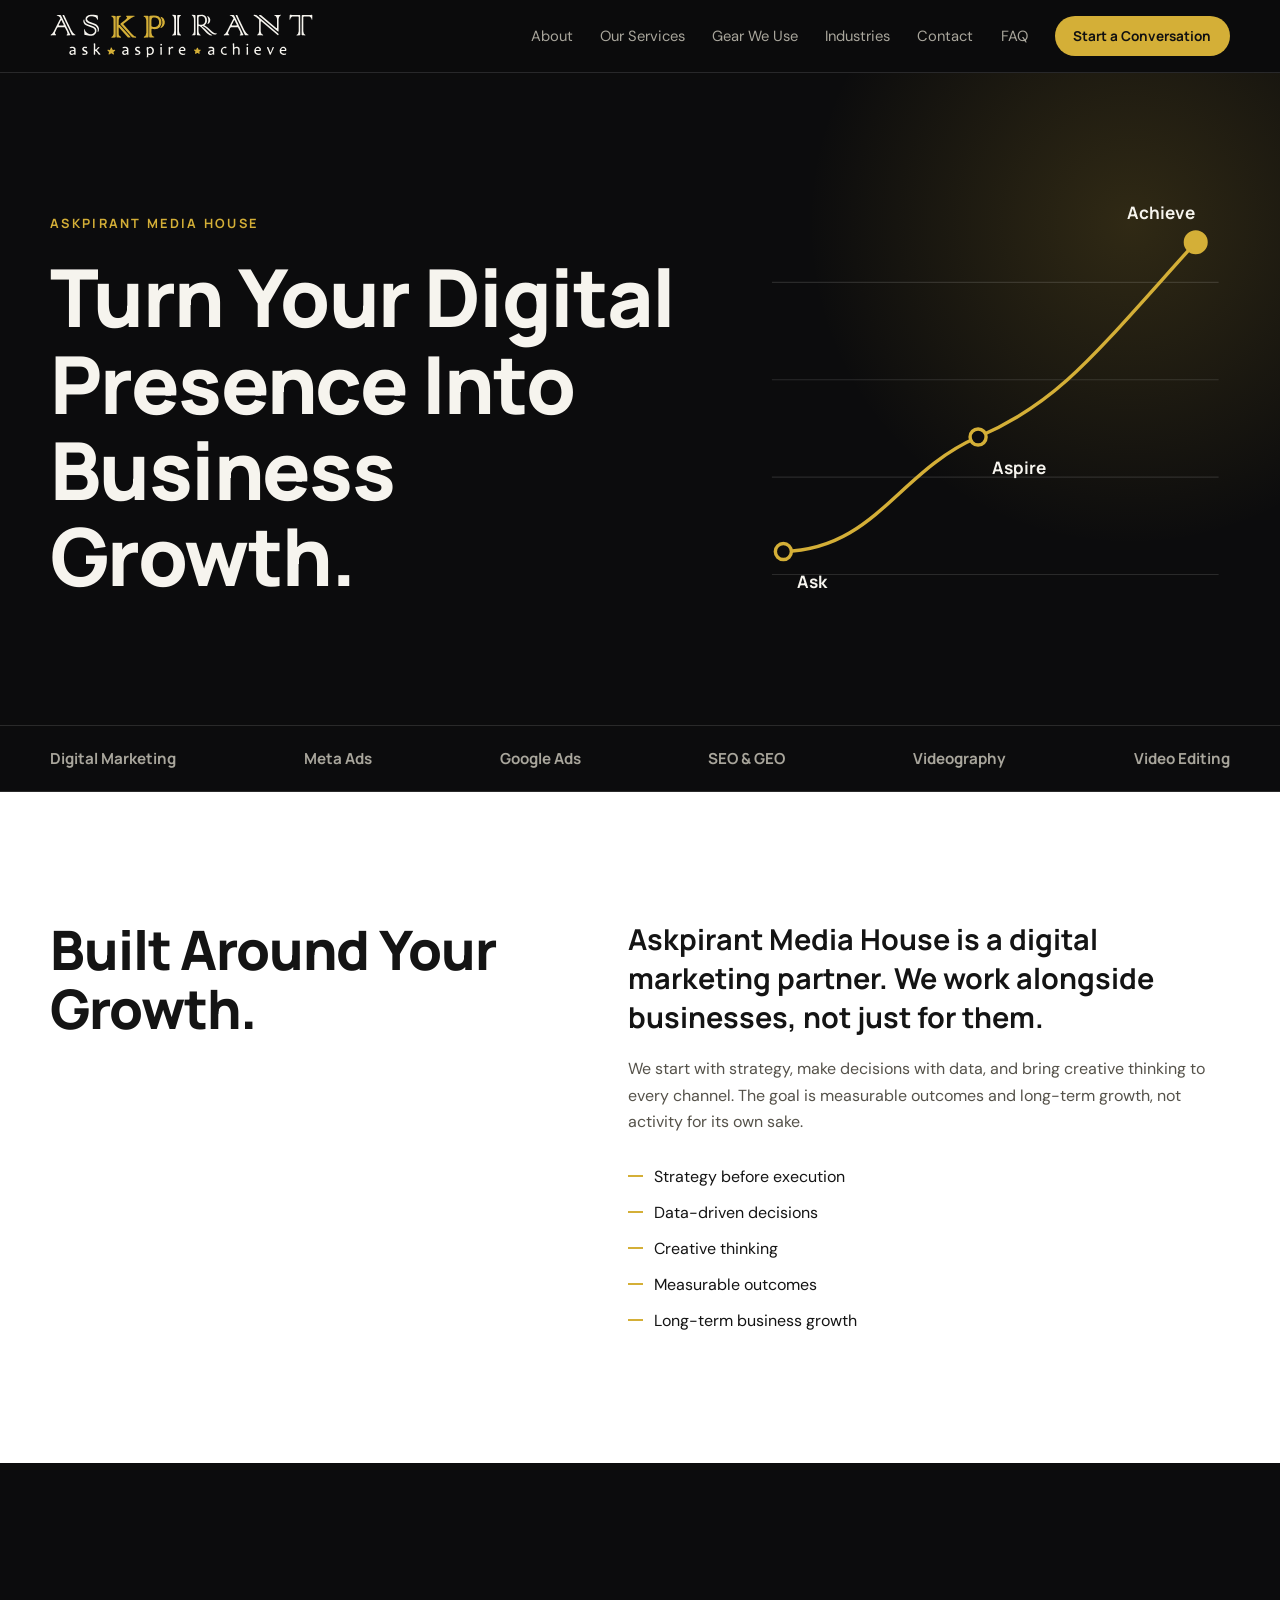
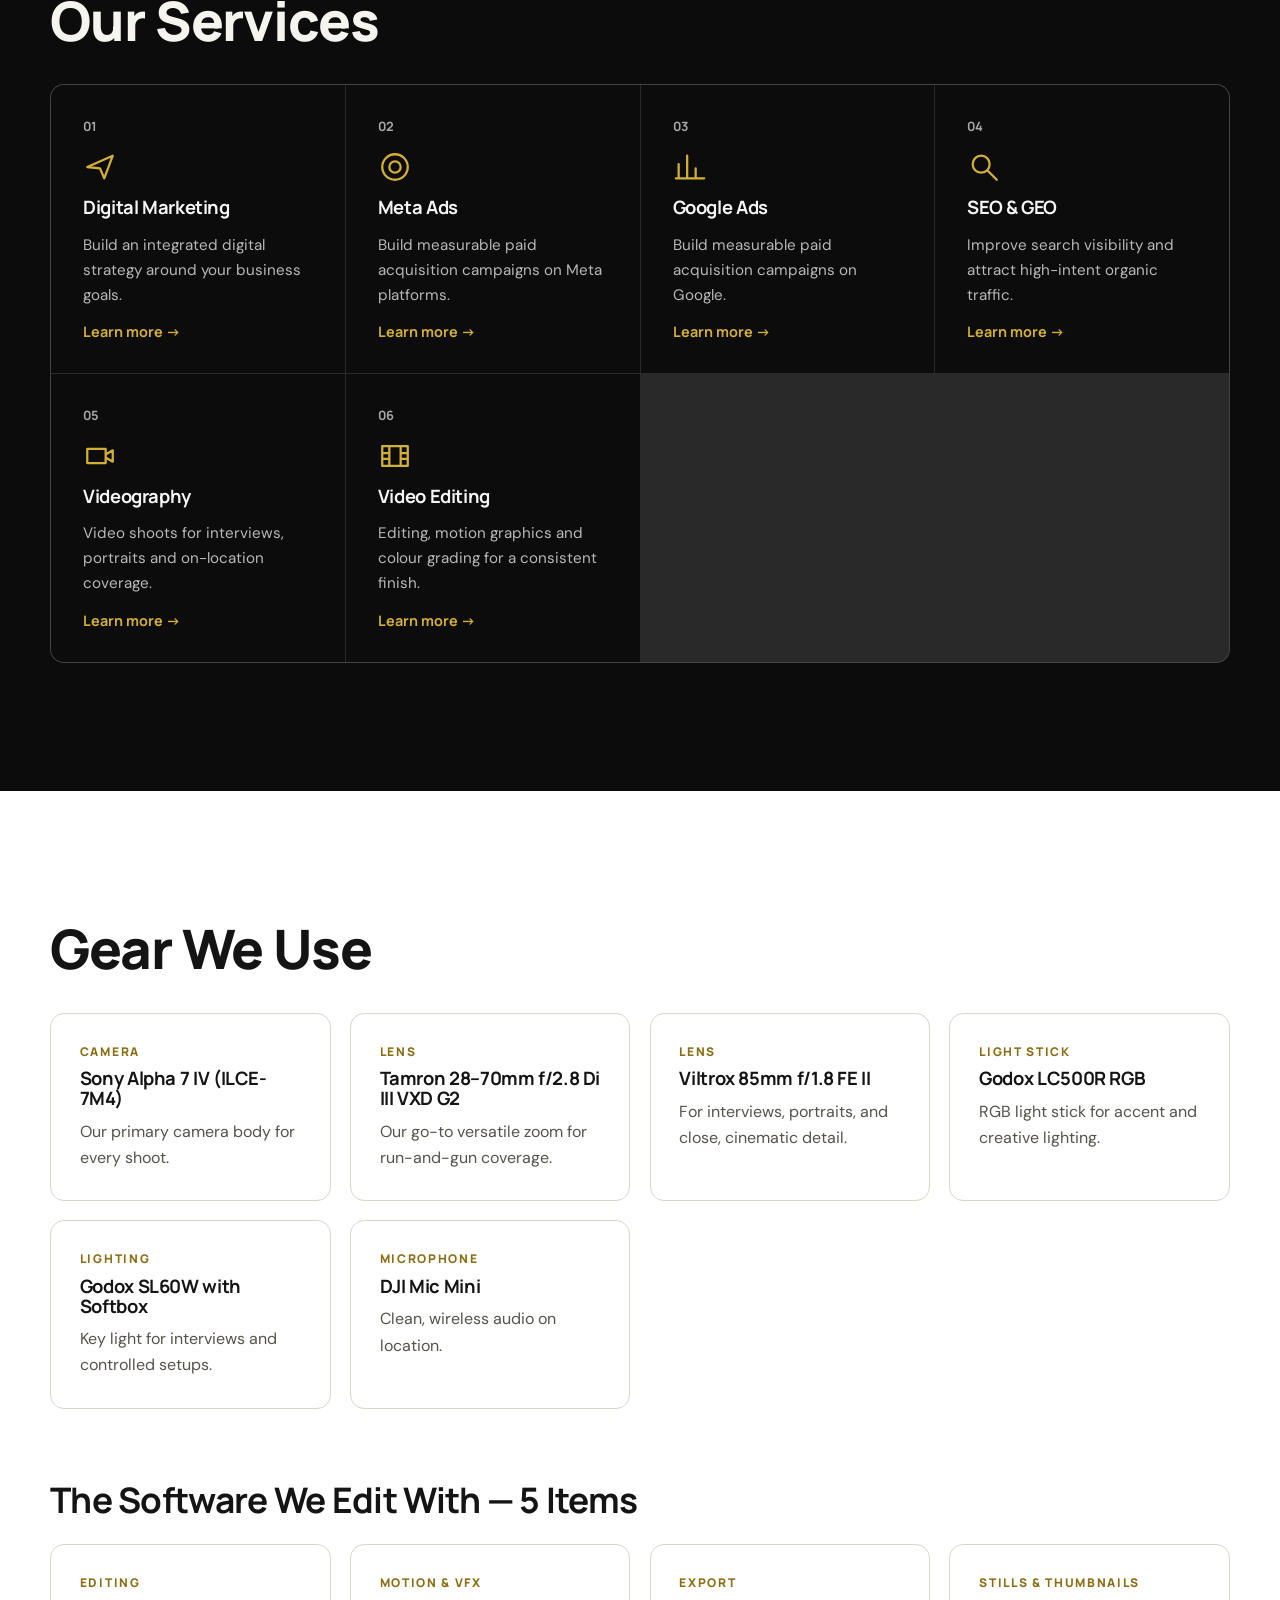
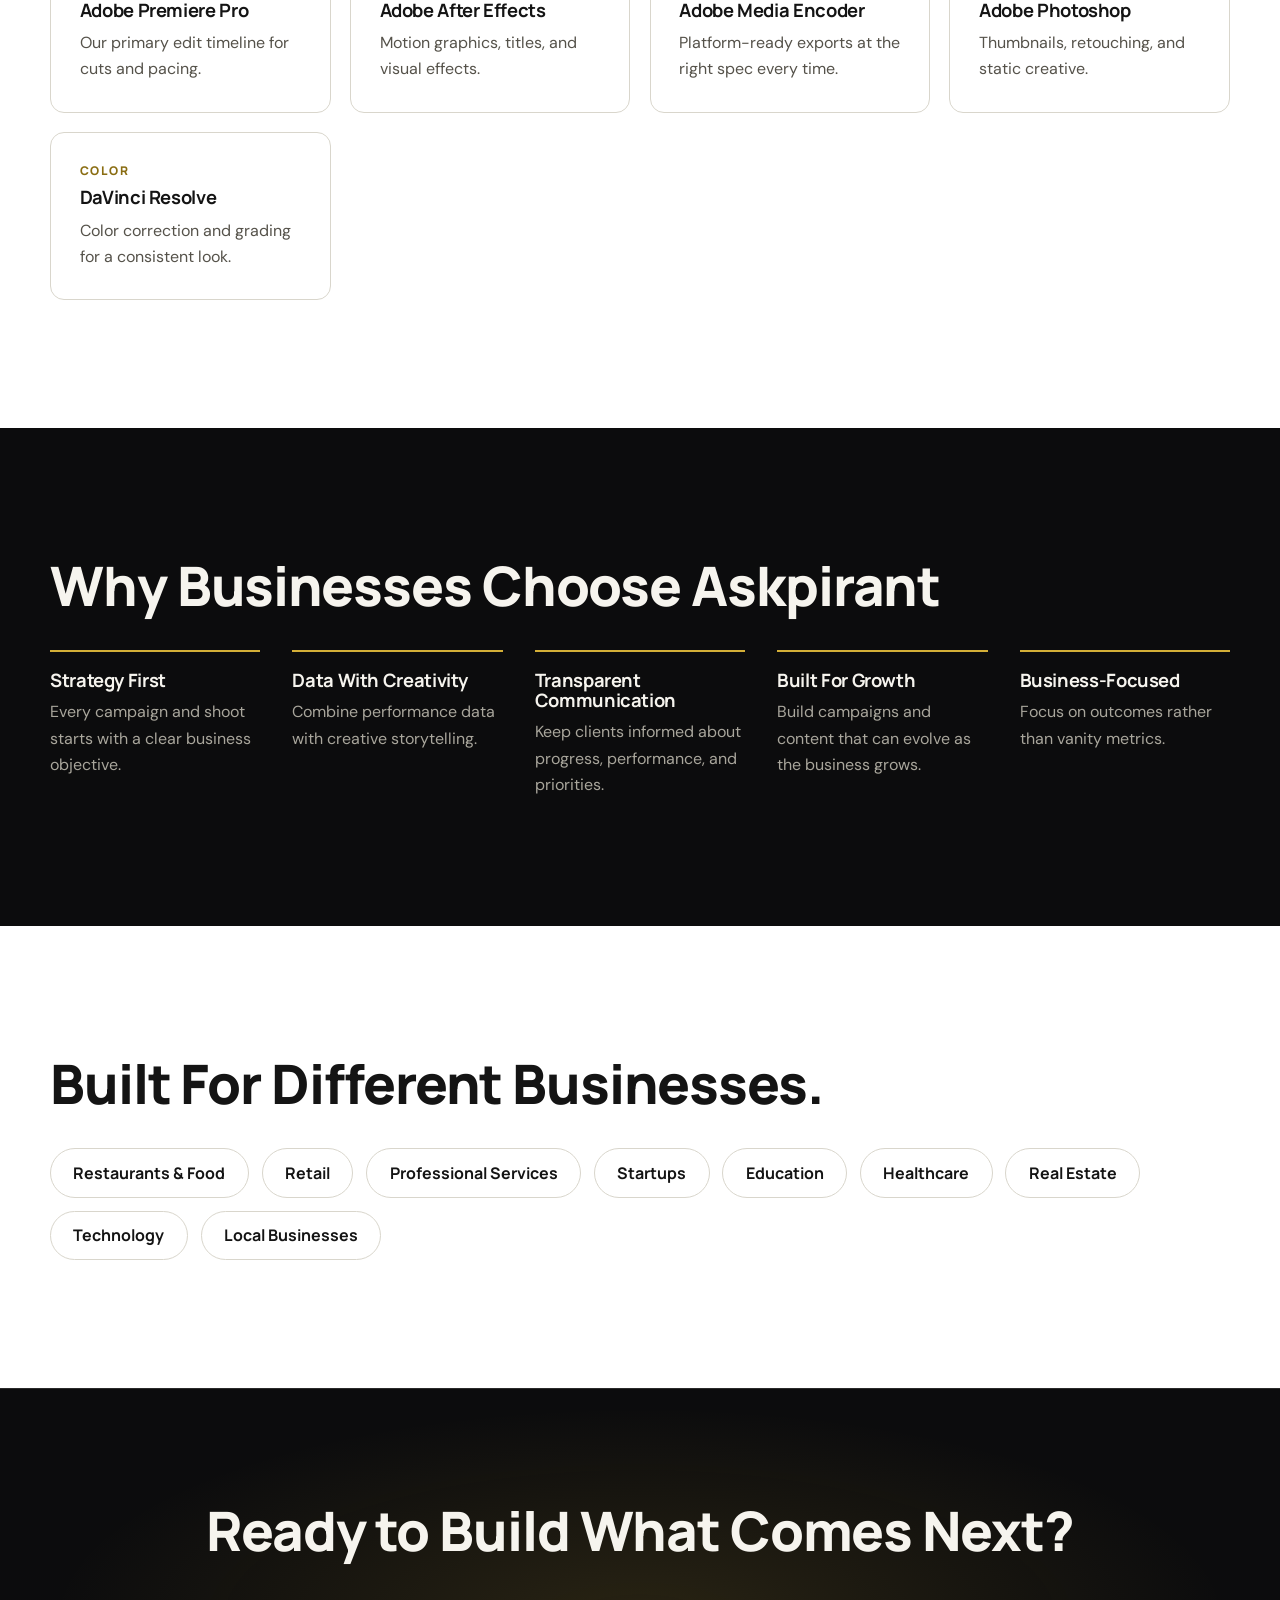
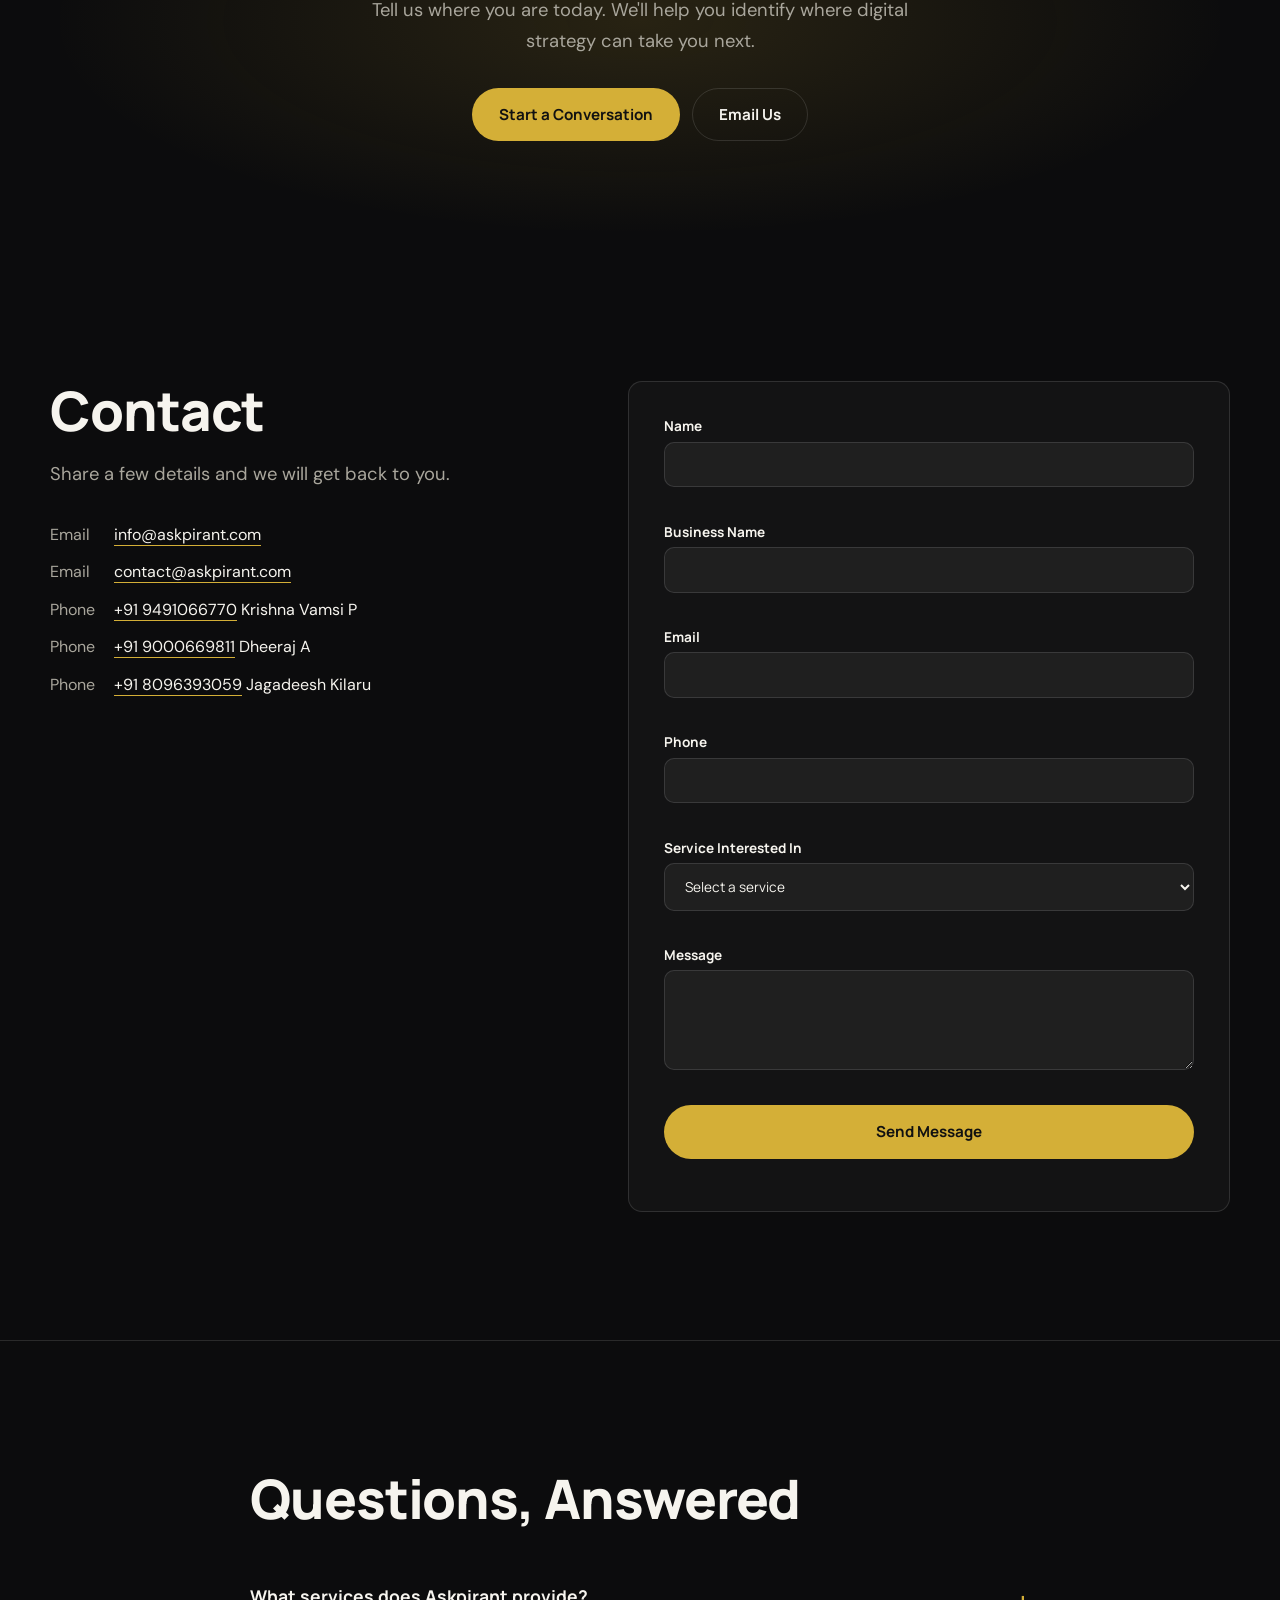
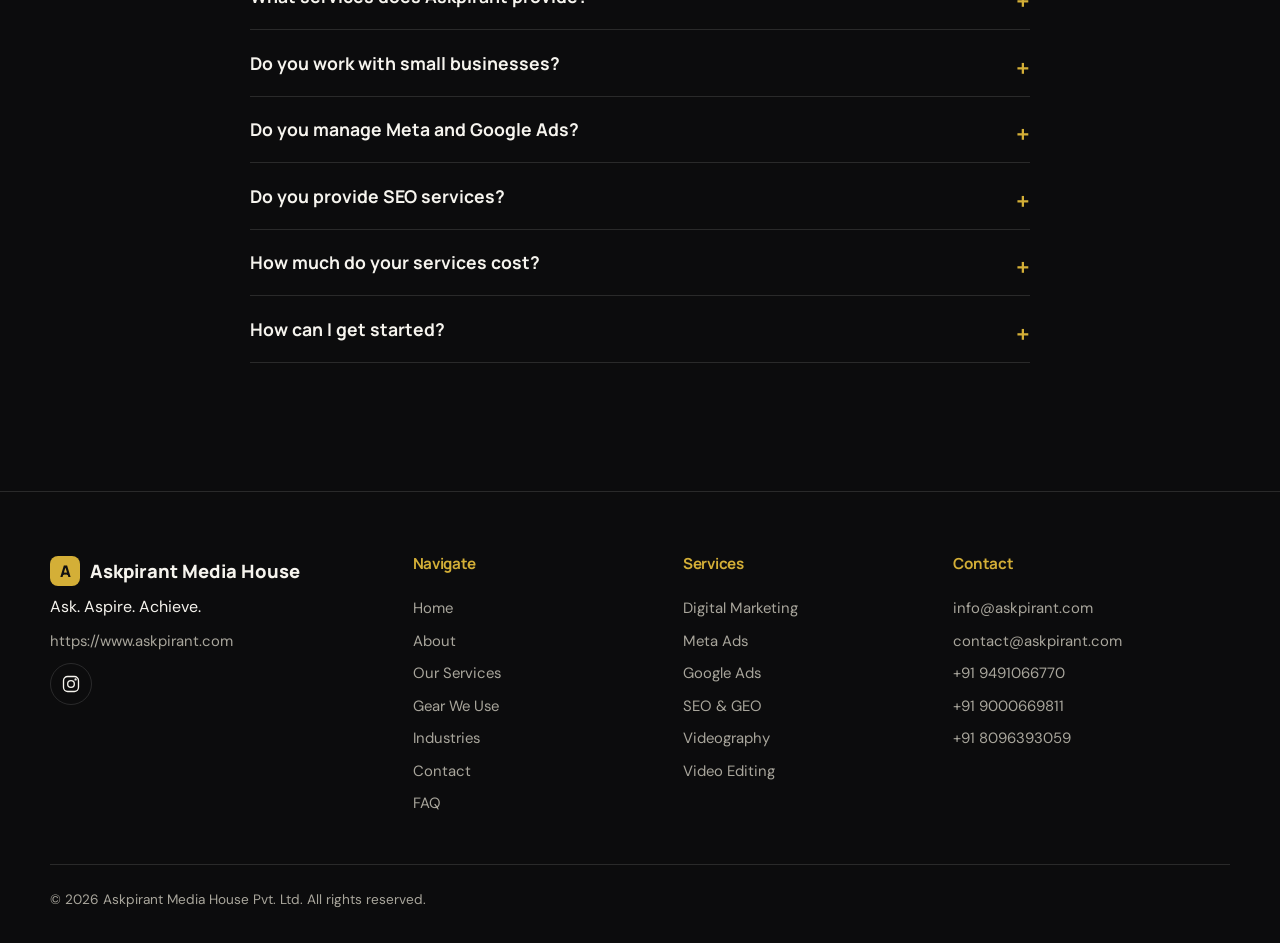
<file: index.html>
<!DOCTYPE html>
<html lang="en">
<head>
<meta charset="utf-8">
<meta name="viewport" content="width=device-width,initial-scale=1">
<title>Askpirant Media House Pvt. Ltd. | Digital Marketing, SEO &amp; Video</title>
<meta name="description" content="Askpirant Media House offers digital marketing, Meta Ads, Google Ads, SEO &amp; GEO, videography, and video editing.">
<link rel="canonical" href="https://www.askpirant.com/">
<meta name="theme-color" content="#0c0c0d">
<link rel="icon" href="/favicon.svg" type="image/svg+xml">
<meta property="og:type" content="website">
<meta property="og:site_name" content="Askpirant Media House">
<meta property="og:title" content="Askpirant Media House Pvt. Ltd. | Digital Marketing, SEO &amp; Video">
<meta property="og:description" content="Digital marketing, Meta Ads, Google Ads, SEO &amp; GEO, videography and video editing.">
<meta property="og:url" content="https://www.askpirant.com/">
<meta property="og:image" content="https://www.askpirant.com/og.png">
<meta name="twitter:card" content="summary_large_image">
<meta name="twitter:title" content="Askpirant Media House Pvt. Ltd. | Digital Marketing, SEO &amp; Video">
<meta name="twitter:description" content="Ask. Aspire. Achieve. Digital marketing, ads, SEO &amp; GEO, videography and video editing.">
<meta name="twitter:image" content="https://www.askpirant.com/og.png">
<link rel="preconnect" href="https://fonts.googleapis.com">
<link rel="preconnect" href="https://fonts.gstatic.com" crossorigin>
<link rel="stylesheet" href="https://fonts.googleapis.com/css2?family=DM+Sans:wght@400;500&family=Manrope:wght@500;700;800&display=swap">
<link rel="stylesheet" href="/styles.css?v=4">
<script type="application/ld+json">{"@context":"https://schema.org","@type":"ProfessionalService","name":"Askpirant Media House Pvt. Ltd.","url":"https://www.askpirant.com","slogan":"Ask. Aspire. Achieve.","email":"info@askpirant.com","telephone":"+91 9491066770","sameAs":["https://www.instagram.com/askpirant_consulting"]}</script>
</head>
<body>
<svg width="0" height="0" style="position:absolute" aria-hidden="true"><defs>
<symbol id="i-dm" viewBox="0 0 24 24"><path d="M3 12l18-8-6 16-3-7z"/></symbol>
<symbol id="i-seo" viewBox="0 0 24 24"><circle cx="10" cy="10" r="6"/><path d="M15 15l6 6"/></symbol>
<symbol id="i-pm" viewBox="0 0 24 24"><circle cx="12" cy="12" r="9"/><circle cx="12" cy="12" r="4"/></symbol>
<symbol id="i-an" viewBox="0 0 24 24"><path d="M4 20V10M10 20V4M16 20v-7M22 20H2"/></symbol>
<symbol id="i-cam" viewBox="0 0 24 24"><path d="M3 7h13v10H3zM16 11l5-3v8l-5-3"/></symbol>
<symbol id="i-ed" viewBox="0 0 24 24"><path d="M3 5h18v14H3zM8 5v14M16 5v14M3 10h5M3 14h5M16 10h5M16 14h5"/></symbol>
<symbol id="i-ig" viewBox="0 0 24 24"><rect x="3" y="3" width="18" height="18" rx="5"/><circle cx="12" cy="12" r="4"/><circle cx="17.5" cy="6.5" r=".6"/></symbol>
</defs></svg>
<a class="skip" href="#main">Skip to content</a>
<header class="nav" id="nav">
<div class="wrap nav-in">
<a class="logo" href="#home" aria-label="Askpirant Media House home"><img src="/logo.svg" alt="Askpirant: ask, aspire, achieve" width="316" height="53" decoding="async"></a>
<button class="burger" id="burger" aria-expanded="false" aria-controls="menu" aria-label="Open menu"><i></i><i></i></button>
<nav id="menu" class="menu" aria-label="Primary">
<a href="#about">About</a><a href="#services">Our Services</a><a href="#gear">Gear We Use</a><a href="#industries">Industries</a><a href="#contact">Contact</a><a href="#faq">FAQ</a>
<a class="btn btn-gold sm" href="#contact">Start a Conversation</a>
</nav>
</div>
</header>
<main id="main">
<section class="hero d" id="home">
<div class="glow"></div>
<div class="wrap hero-in">
<div>
<p class="eyebrow">ASKPIRANT MEDIA HOUSE</p>
<h1>Turn Your Digital Presence Into Business Growth.</h1>
</div>
<figure class="climb" aria-label="Ask, Aspire, Achieve: a rising growth line">
<svg viewBox="0 0 420 380" role="img" aria-labelledby="ct"><title id="ct">A growth line rising through three stages: Ask, Aspire, Achieve</title>
<g class="grid"><path d="M20 340h390M20 255h390M20 170h390M20 85h390"/></g>
<path class="line" d="M30 320 C110 318 130 250 200 220 S300 150 390 50" pathLength="1"/>
<g class="node n1"><circle cx="30" cy="320" r="7"/><text x="42" y="352">Ask</text></g>
<g class="node n2"><circle cx="200" cy="220" r="7"/><text x="212" y="252">Aspire</text></g>
<g class="node n3"><circle cx="390" cy="50" r="9"/><text x="330" y="30">Achieve</text></g>
</svg>
</figure>
</div>
</section>

<section class="strip d" aria-label="Capabilities"><div class="wrap"><ul>
<li>Digital Marketing</li><li>Meta Ads</li><li>Google Ads</li><li>SEO &amp; GEO</li><li>Videography</li><li>Video Editing</li></ul></div></section>

<section class="sec l" id="about"><div class="wrap split">
<div class="rv"><h2>Built Around Your Growth.</h2></div>
<div class="rv">
<p class="big">Askpirant Media House is a digital marketing partner. We work alongside businesses, not just for them.</p>
<p>We start with strategy, make decisions with data, and bring creative thinking to every channel. The goal is measurable outcomes and long-term growth, not activity for its own sake.</p>
<ul class="ticks"><li>Strategy before execution</li><li>Data-driven decisions</li><li>Creative thinking</li><li>Measurable outcomes</li><li>Long-term business growth</li></ul>
</div></div></section>

<section class="sec d" id="services"><div class="wrap">
<h2 class="rv">Our Services</h2>
<div class="grid3">
<button type="button" class="card rv" data-k="dm" data-s="Digital Marketing" aria-haspopup="dialog"><span class="n">01</span><svg class="ic"><use href="#i-dm"/></svg><h3>Digital Marketing</h3><p>Build an integrated digital strategy around your business goals.</p><span class="go">Learn more</span></button>
<button type="button" class="card rv" data-k="mt" data-s="Meta Ads" aria-haspopup="dialog"><span class="n">02</span><svg class="ic"><use href="#i-pm"/></svg><h3>Meta Ads</h3><p>Build measurable paid acquisition campaigns on Meta platforms.</p><span class="go">Learn more</span></button>
<button type="button" class="card rv" data-k="go" data-s="Google Ads" aria-haspopup="dialog"><span class="n">03</span><svg class="ic"><use href="#i-an"/></svg><h3>Google Ads</h3><p>Build measurable paid acquisition campaigns on Google.</p><span class="go">Learn more</span></button>
<button type="button" class="card rv" data-k="seo" data-s="SEO & GEO" aria-haspopup="dialog"><span class="n">04</span><svg class="ic"><use href="#i-seo"/></svg><h3>SEO &amp; GEO</h3><p>Improve search visibility and attract high-intent organic traffic.</p><span class="go">Learn more</span></button>
<button type="button" class="card rv" data-k="vg" data-s="Videography" aria-haspopup="dialog"><span class="n">05</span><svg class="ic"><use href="#i-cam"/></svg><h3>Videography</h3><p>Video shoots for interviews, portraits and on-location coverage.</p><span class="go">Learn more</span></button>
<button type="button" class="card rv" data-k="ve" data-s="Video Editing" aria-haspopup="dialog"><span class="n">06</span><svg class="ic"><use href="#i-ed"/></svg><h3>Video Editing</h3><p>Editing, motion graphics and colour grading for a consistent finish.</p><span class="go">Learn more</span></button>
</div></div></section>

<section class="sec l" id="gear"><div class="wrap">
<h2 class="rv">Gear We Use</h2>
<div class="gear">
<div class="gi rv"><em>Camera</em><h3>Sony Alpha 7 IV (ILCE-7M4)</h3><p>Our primary camera body for every shoot.</p></div>
<div class="gi rv"><em>Lens</em><h3>Tamron 28–70mm f/2.8 Di III VXD G2</h3><p>Our go-to versatile zoom for run-and-gun coverage.</p></div>
<div class="gi rv"><em>Lens</em><h3>Viltrox 85mm f/1.8 FE II</h3><p>For interviews, portraits, and close, cinematic detail.</p></div>
<div class="gi rv"><em>Light Stick</em><h3>Godox LC500R RGB</h3><p>RGB light stick for accent and creative lighting.</p></div>
<div class="gi rv"><em>Lighting</em><h3>Godox SL60W with Softbox</h3><p>Key light for interviews and controlled setups.</p></div>
<div class="gi rv"><em>Microphone</em><h3>DJI Mic Mini</h3><p>Clean, wireless audio on location.</p></div>
</div>
<h3 class="sw-h rv">The Software We Edit With — 5 Items</h3>
<div class="gear">
<div class="gi rv"><em>Editing</em><h3>Adobe Premiere Pro</h3><p>Our primary edit timeline for cuts and pacing.</p></div>
<div class="gi rv"><em>Motion &amp; VFX</em><h3>Adobe After Effects</h3><p>Motion graphics, titles, and visual effects.</p></div>
<div class="gi rv"><em>Export</em><h3>Adobe Media Encoder</h3><p>Platform-ready exports at the right spec every time.</p></div>
<div class="gi rv"><em>Stills &amp; Thumbnails</em><h3>Adobe Photoshop</h3><p>Thumbnails, retouching, and static creative.</p></div>
<div class="gi rv"><em>Color</em><h3>DaVinci Resolve</h3><p>Color correction and grading for a consistent look.</p></div>
</div>
</div></section>

<section class="sec d" id="why"><div class="wrap">
<h2 class="rv">Why Businesses Choose Askpirant</h2>
<div class="why">
<div class="rv"><h3>Strategy First</h3><p>Every campaign and shoot starts with a clear business objective.</p></div>
<div class="rv"><h3>Data With Creativity</h3><p>Combine performance data with creative storytelling.</p></div>
<div class="rv"><h3>Transparent Communication</h3><p>Keep clients informed about progress, performance, and priorities.</p></div>
<div class="rv"><h3>Built For Growth</h3><p>Build campaigns and content that can evolve as the business grows.</p></div>
<div class="rv"><h3>Business-Focused</h3><p>Focus on outcomes rather than vanity metrics.</p></div>
</div></div></section>

<section class="sec l" id="industries"><div class="wrap">
<h2 class="rv">Built For Different Businesses.</h2>
<ul class="chips rv"><li>Restaurants &amp; Food</li><li>Retail</li><li>Professional Services</li><li>Startups</li><li>Education</li><li>Healthcare</li><li>Real Estate</li><li>Technology</li><li>Local Businesses</li></ul>
</div></section>


<section class="final d"><div class="wrap">
<h2>Ready to Build What Comes Next?</h2>
<p class="lead">Tell us where you are today. We'll help you identify where digital strategy can take you next.</p>
<div class="cta c"><a class="btn btn-gold" href="#contact">Start a Conversation</a><a class="btn btn-ghost" href="mailto:info@askpirant.com">Email Us</a></div>
</div></section>

<section class="sec d contact" id="contact"><div class="wrap split">
<div><h2>Contact</h2>
<p class="sub">Share a few details and we will get back to you.</p>
<dl class="cinfo">
<dt>Email</dt><dd><a href="mailto:info@askpirant.com">info@askpirant.com</a></dd>
<dt>Email</dt><dd><a href="mailto:contact@askpirant.com">contact@askpirant.com</a></dd>
<dt>Phone</dt><dd><a href="tel:+919491066770">+91 9491066770</a> Krishna Vamsi P</dd>
<dt>Phone</dt><dd><a href="tel:+919000669811">+91 9000669811</a> Dheeraj A</dd>
<dt>Phone</dt><dd><a href="tel:+918096393059">+91 8096393059</a> Jagadeesh Kilaru</dd>
</dl></div>
<form id="form" novalidate>
<input type="hidden" name="access_key" value="b9ff949a-f795-4241-870a-339a2f77c6c2">
<input type="hidden" name="subject" value="New enquiry from askpirant.com">
<input type="hidden" name="from_name" value="Askpirant Website">
<input type="text" name="botcheck" tabindex="-1" autocomplete="off" class="hp" aria-hidden="true">
<label>Name<input name="name" required autocomplete="name"><small></small></label>
<label>Business Name<input name="business" autocomplete="organization"><small></small></label>
<label>Email<input name="email" type="email" required autocomplete="email"><small></small></label>
<label>Phone<input name="phone" type="tel" required autocomplete="tel"><small></small></label>
<label>Service Interested In<select name="service" required><option value="">Select a service</option><option>Digital Marketing</option><option>Meta Ads</option><option>Google Ads</option><option>SEO &amp; GEO</option><option>Videography</option><option>Video Editing</option><option>Other</option></select><small></small></label>
<label>Message<textarea name="message" rows="4" required></textarea><small></small></label>
<button class="btn btn-gold" type="submit">Send Message</button>
<p id="status" role="status" aria-live="polite"></p>
</form></div></section>

<section class="sec d" id="faq"><div class="wrap narrow">
<h2 class="rv">Questions, Answered</h2>
<details><summary>What services does Askpirant provide?</summary><p>Digital Marketing, Meta Ads, Google Ads, SEO &amp; GEO, Videography, and Video Editing.</p></details>
<details><summary>Do you work with small businesses?</summary><p>Yes. We work with startups, SMEs, restaurants, professional services, and growing businesses.</p></details>
<details><summary>Do you manage Meta and Google Ads?</summary><p>Yes. We plan, launch, and optimize paid campaigns on Meta and Google.</p></details>
<details><summary>Do you provide SEO services?</summary><p>Yes. We help improve search visibility and attract high-intent organic traffic.</p></details>
<details><summary>How much do your services cost?</summary><p>It depends on scope and goals. Tell us about your business and we will share a clear proposal.</p></details>
<details><summary>How can I get started?</summary><p>Use the contact form or email info@askpirant.com. We will reply to start the conversation.</p></details>
</div></section>
</main>

<footer class="foot d"><div class="wrap">
<div class="fgrid">
<div><a class="logo" href="#home"><span class="mark">A</span>Askpirant Media House</a><p>Ask. Aspire. Achieve.</p><p><a href="https://www.askpirant.com">https://www.askpirant.com</a></p>
<a class="soc" href="https://www.instagram.com/askpirant_consulting" target="_blank" rel="noopener" aria-label="Askpirant on Instagram"><svg><use href="#i-ig"/></svg></a></div>
<nav aria-label="Footer"><h3>Navigate</h3><a href="#home">Home</a><a href="#about">About</a><a href="#services">Our Services</a><a href="#gear">Gear We Use</a><a href="#industries">Industries</a><a href="#contact">Contact</a><a href="#faq">FAQ</a></nav>
<div><h3>Services</h3><a href="#services">Digital Marketing</a><a href="#services">Meta Ads</a><a href="#services">Google Ads</a><a href="#services">SEO &amp; GEO</a><a href="#services">Videography</a><a href="#services">Video Editing</a></div>
<div><h3>Contact</h3><a href="mailto:info@askpirant.com">info@askpirant.com</a><a href="mailto:contact@askpirant.com">contact@askpirant.com</a><a href="tel:+919491066770">+91 9491066770</a><a href="tel:+919000669811">+91 9000669811</a><a href="tel:+918096393059">+91 8096393059</a></div>
</div>
<p class="copy">&copy; 2026 Askpirant Media House Pvt. Ltd. All rights reserved.</p>
</div></footer>
<dialog id="svc" aria-labelledby="svc-t"><div class="in"><button class="x" type="button" aria-label="Close">&times;</button><svg class="ic"><use href="#i-dm"/></svg><h3 id="svc-t"></h3><p id="svc-d"></p><h4>How Askpirant can help</h4><ul id="svc-l"></ul><a class="btn btn-gold" id="svc-c" href="#contact">Discuss this service</a></div></dialog>
<script src="/main.js?v=4" defer></script>
</body>
</html>
</file>
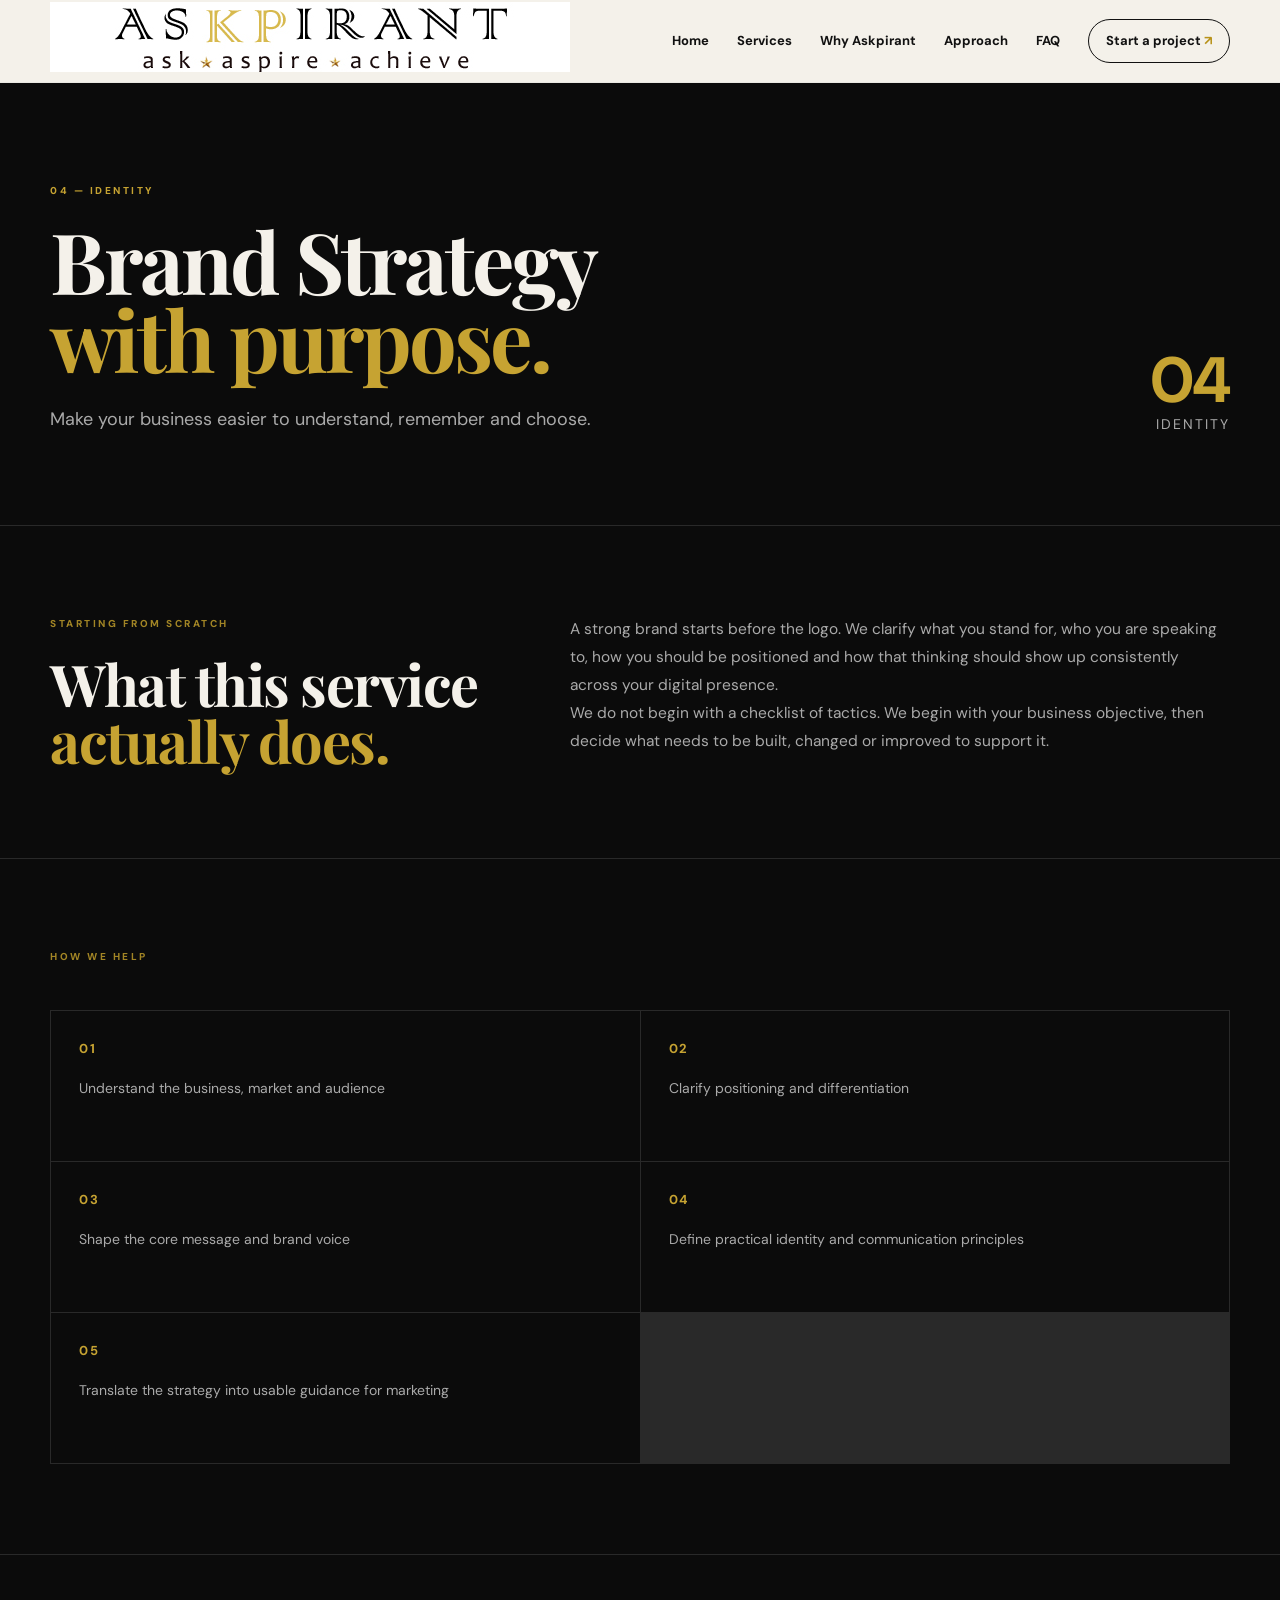
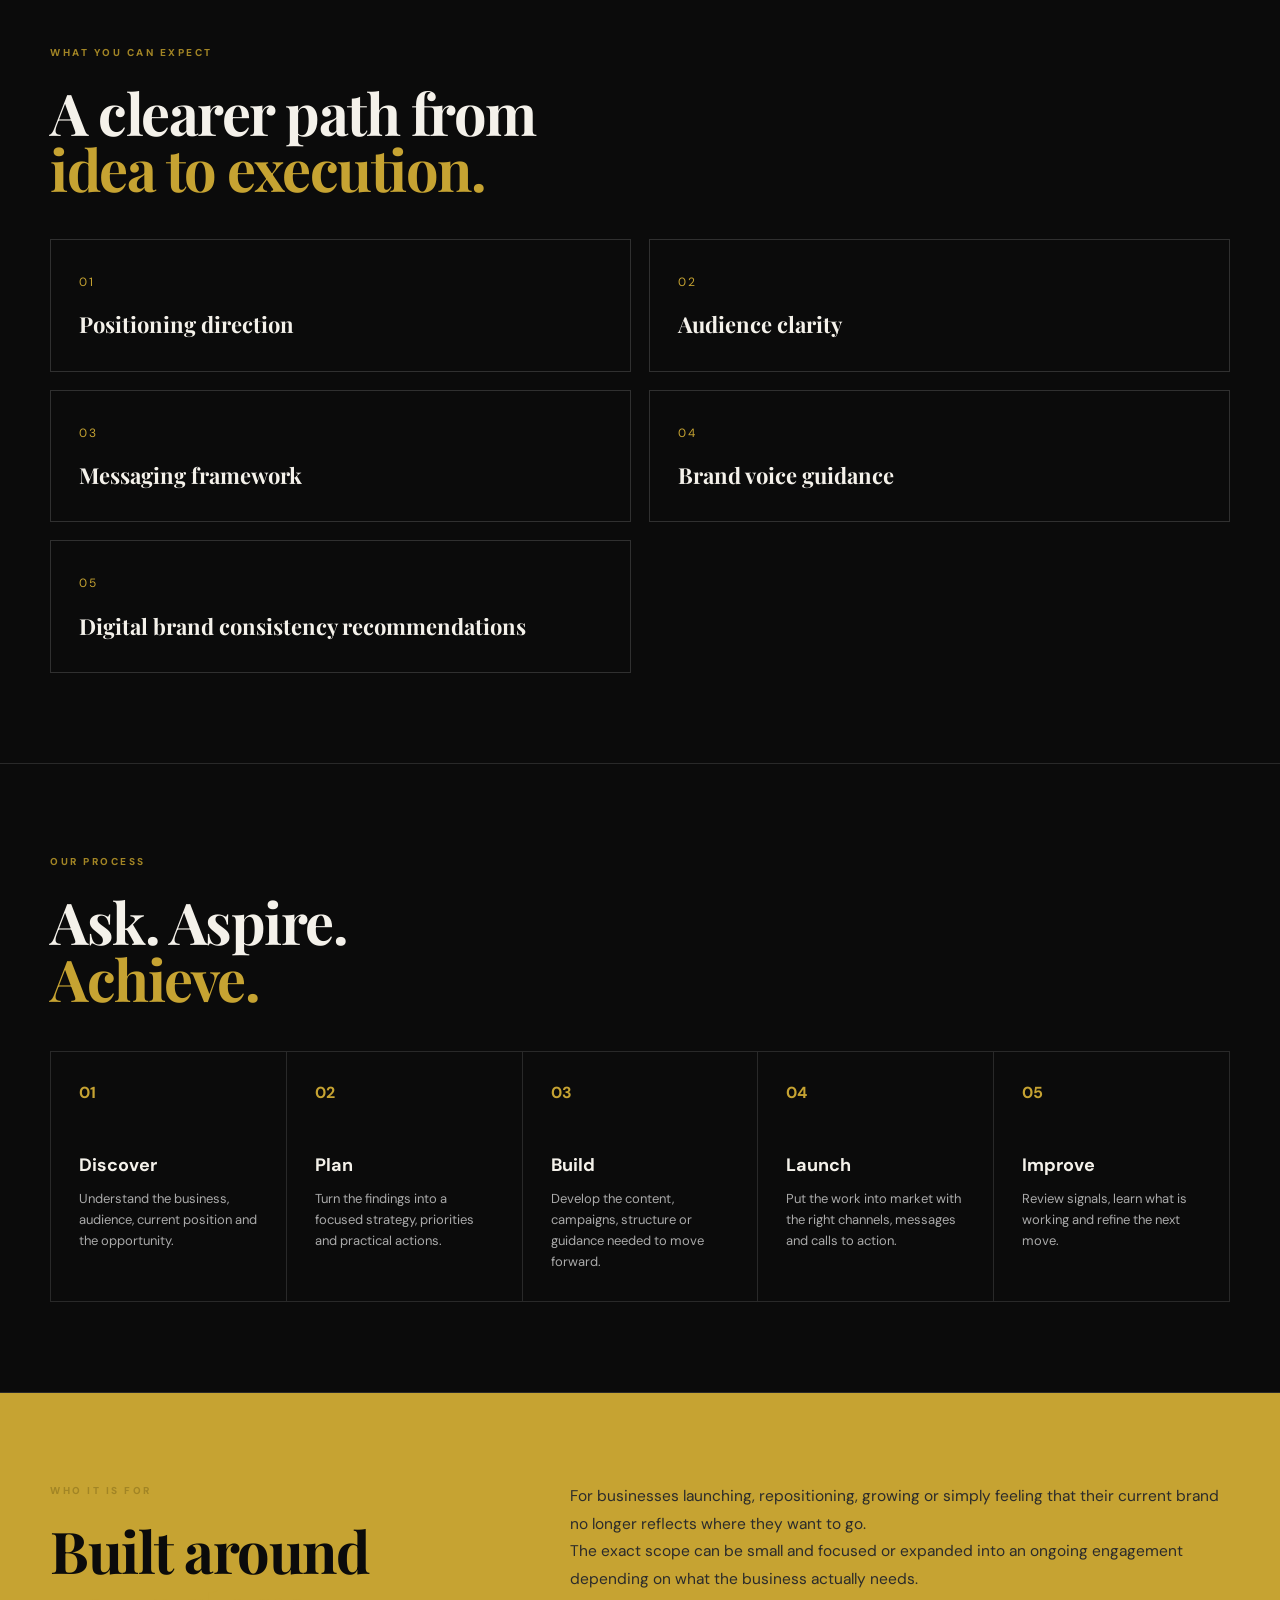
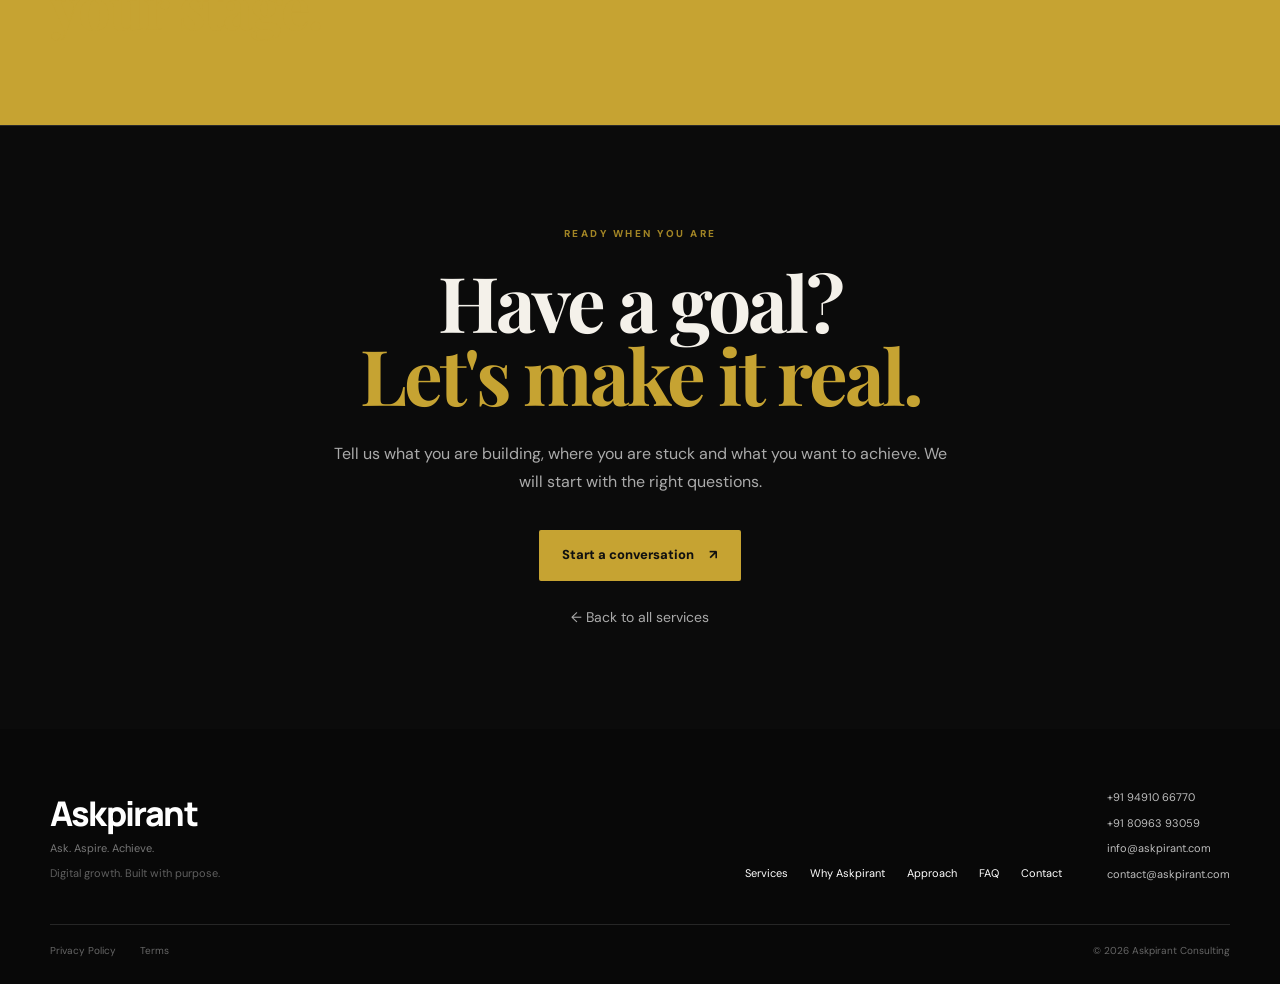
<file: brand-strategy.html>
<!DOCTYPE html><html lang="en"><head><meta charset="UTF-8"><meta name="viewport" content="width=device-width, initial-scale=1.0"><meta name="description" content="Askpirant Consulting — Brand Strategy services, strategy and execution."><title>Brand Strategy — Askpirant Consulting</title><link rel="icon" href="logo.jpg"><link rel="preconnect" href="https://fonts.googleapis.com"><link rel="preconnect" href="https://fonts.gstatic.com" crossorigin><link href="https://fonts.googleapis.com/css2?family=DM+Sans:wght@400;500;600;700;800&family=Manrope:wght@600;700;800&family=Playfair+Display:wght@600;700&display=swap" rel="stylesheet"><link rel="stylesheet" href="style.css"></head><body class="service-page"><header class="nav-wrap">
<nav class="nav container">
<a class="brand" href="/#home" aria-label="Askpirant home"><img src="header-logo.jpg" alt="Askpirant Consulting"></a>
<button class="menu-btn" aria-label="Open menu" aria-expanded="false">☰</button>
<div class="nav-links">
<a href="/#home">Home</a><a href="/#services">Services</a><a href="/#why">Why Askpirant</a><a href="/#approach">Approach</a><a href="/#faq">FAQ</a><a href="/#contact" class="nav-cta">Start a project <span>↗</span></a>
</div>
</nav>
</header><main><section class="service-hero"><div class="container service-hero-grid"><div><div class="eyebrow">04 — IDENTITY</div><h1>Brand Strategy<br><span>with purpose.</span></h1><p class="service-lead">Make your business easier to understand, remember and choose.</p></div><div class="service-index"><strong>04</strong>Identity</div></div></section><section class="service-section"><div class="container service-two"><div><div class="eyebrow">STARTING FROM SCRATCH</div><h2>What this service<br><span>actually does.</span></h2></div><div><p>A strong brand starts before the logo. We clarify what you stand for, who you are speaking to, how you should be positioned and how that thinking should show up consistently across your digital presence.</p><p>We do not begin with a checklist of tactics. We begin with your business objective, then decide what needs to be built, changed or improved to support it.</p></div></div></section><section class="service-section"><div class="container"><div class="eyebrow">HOW WE HELP</div><div class="service-list"><div><b>01</b><p>Understand the business, market and audience</p></div><div><b>02</b><p>Clarify positioning and differentiation</p></div><div><b>03</b><p>Shape the core message and brand voice</p></div><div><b>04</b><p>Define practical identity and communication principles</p></div><div><b>05</b><p>Translate the strategy into usable guidance for marketing</p></div></div></div></section><section class="service-section"><div class="container"><div class="eyebrow">WHAT YOU CAN EXPECT</div><h2>A clearer path from<br><span>idea to execution.</span></h2><div class="service-deliverables"><div class="service-deliverable"><span>01</span><h3>Positioning direction</h3></div><div class="service-deliverable"><span>02</span><h3>Audience clarity</h3></div><div class="service-deliverable"><span>03</span><h3>Messaging framework</h3></div><div class="service-deliverable"><span>04</span><h3>Brand voice guidance</h3></div><div class="service-deliverable"><span>05</span><h3>Digital brand consistency recommendations</h3></div></div></div></section><section class="service-section"><div class="container"><div class="eyebrow">OUR PROCESS</div><h2>Ask. Aspire.<br><span>Achieve.</span></h2><div class="service-steps"><div class="service-step"><span class="num">01</span><h3>Discover</h3><p>Understand the business, audience, current position and the opportunity.</p></div><div class="service-step"><span class="num">02</span><h3>Plan</h3><p>Turn the findings into a focused strategy, priorities and practical actions.</p></div><div class="service-step"><span class="num">03</span><h3>Build</h3><p>Develop the content, campaigns, structure or guidance needed to move forward.</p></div><div class="service-step"><span class="num">04</span><h3>Launch</h3><p>Put the work into market with the right channels, messages and calls to action.</p></div><div class="service-step"><span class="num">05</span><h3>Improve</h3><p>Review signals, learn what is working and refine the next move.</p></div></div></div></section><section class="service-section service-audience"><div class="container service-two"><div><div class="eyebrow">WHO IT IS FOR</div><h2>Built around<br><span>your stage.</span></h2></div><div><p>For businesses launching, repositioning, growing or simply feeling that their current brand no longer reflects where they want to go.</p><p>The exact scope can be small and focused or expanded into an ongoing engagement depending on what the business actually needs.</p></div></div></section><section class="service-cta"><div class="container"><div class="eyebrow">READY WHEN YOU ARE</div><h2>Have a goal?<br><span>Let's make it real.</span></h2><p>Tell us what you are building, where you are stuck and what you want to achieve. We will start with the right questions.</p><a href="/#contact" class="btn gold">Start a conversation <span>↗</span></a><br><a href="/#services" class="service-back">← Back to all services</a></div></section></main><footer>
<div class="container footer">
<div class="footer-brand">
<div class="footer-wordmark">Askpirant</div>
<p>Ask. Aspire. Achieve.</p>
<p class="footer-tagline">Digital growth. Built with purpose.</p>
</div>
<div class="footer-links">
<a href="/#services">Services</a><a href="/#why">Why Askpirant</a><a href="/#approach">Approach</a><a href="/#faq">FAQ</a><a href="/#contact">Contact</a>
</div>
<div class="footer-contact">
<a href="tel:+919491066770">+91 94910 66770</a>
<a href="tel:+918096393059">+91 80963 93059</a>
<a href="mailto:info@askpirant.com">info@askpirant.com</a><a href="mailto:contact@askpirant.com">contact@askpirant.com</a>
</div>
</div>
<div class="container legal"><a href="privacy.html">Privacy Policy</a><a href="terms.html">Terms</a><span>© <span id="year"></span> Askpirant Consulting</span></div>
</footer><script src="script.js"></script></body></html>
</file>
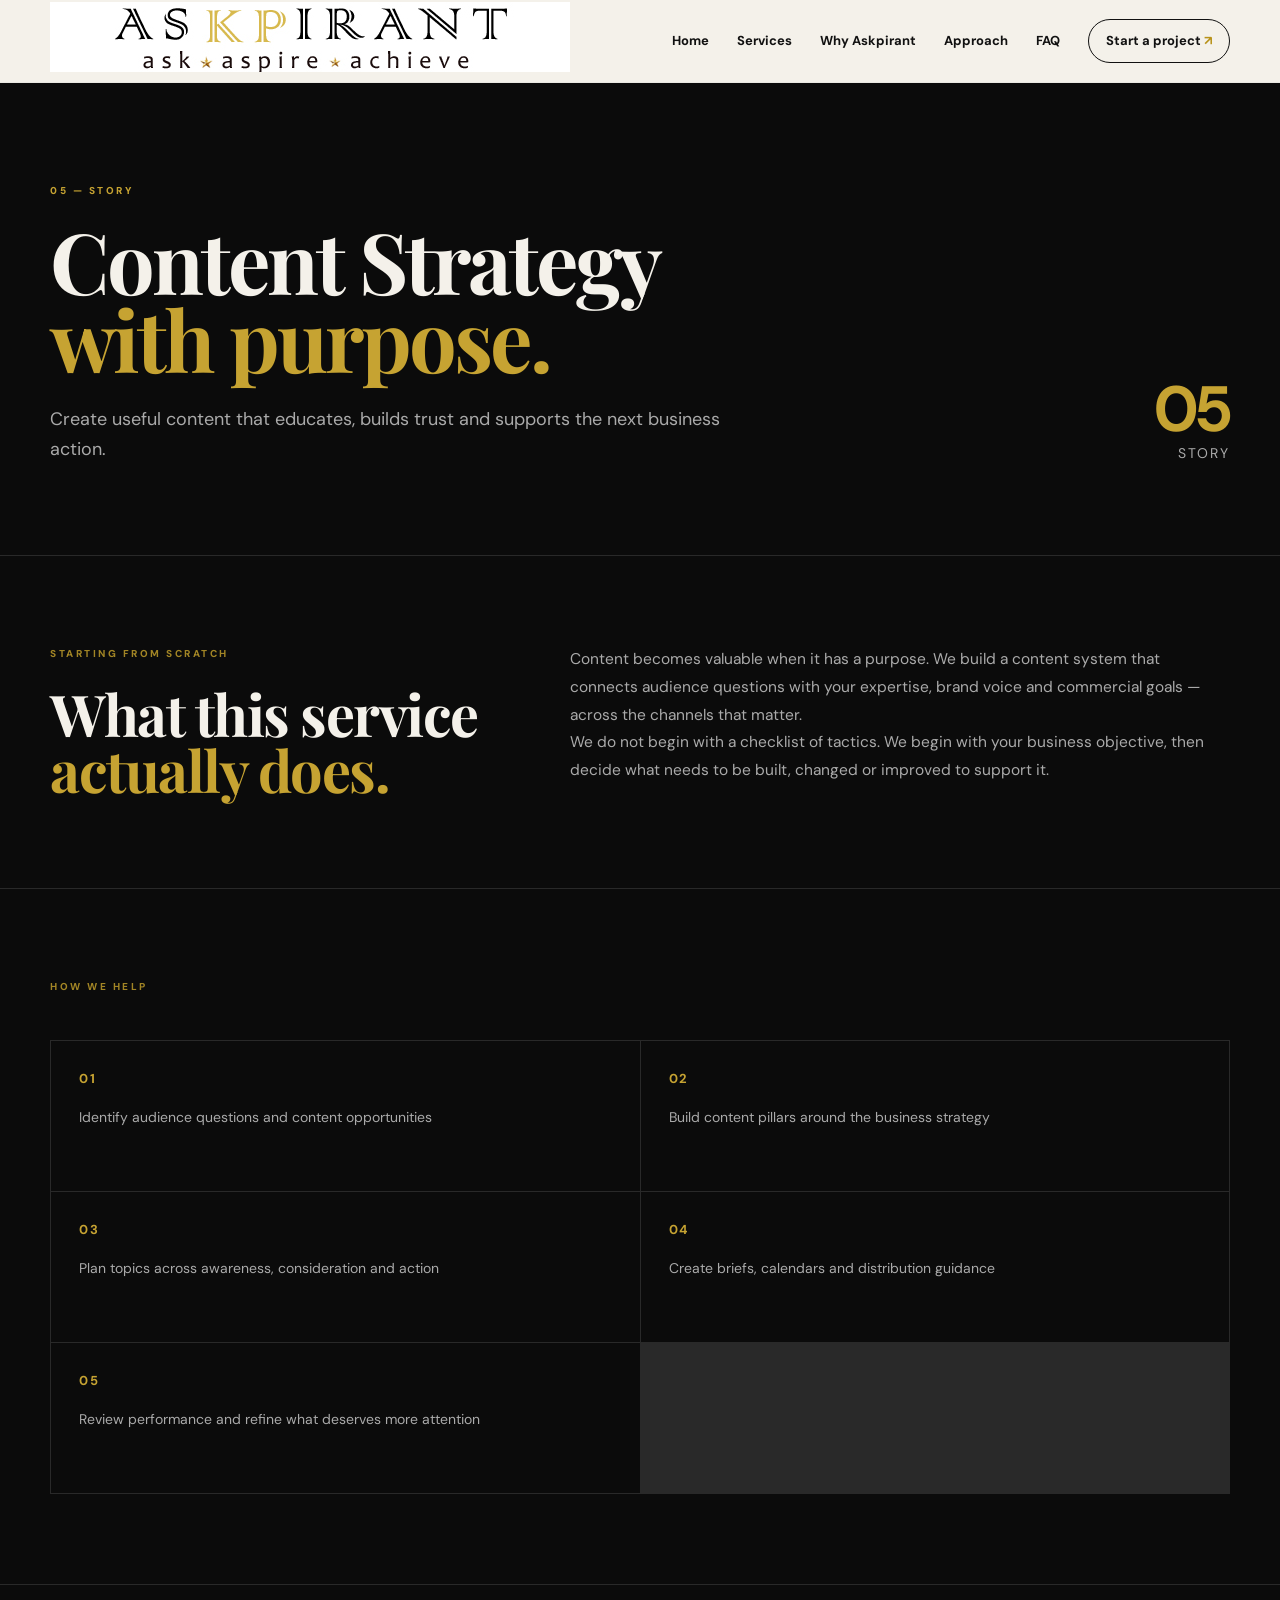
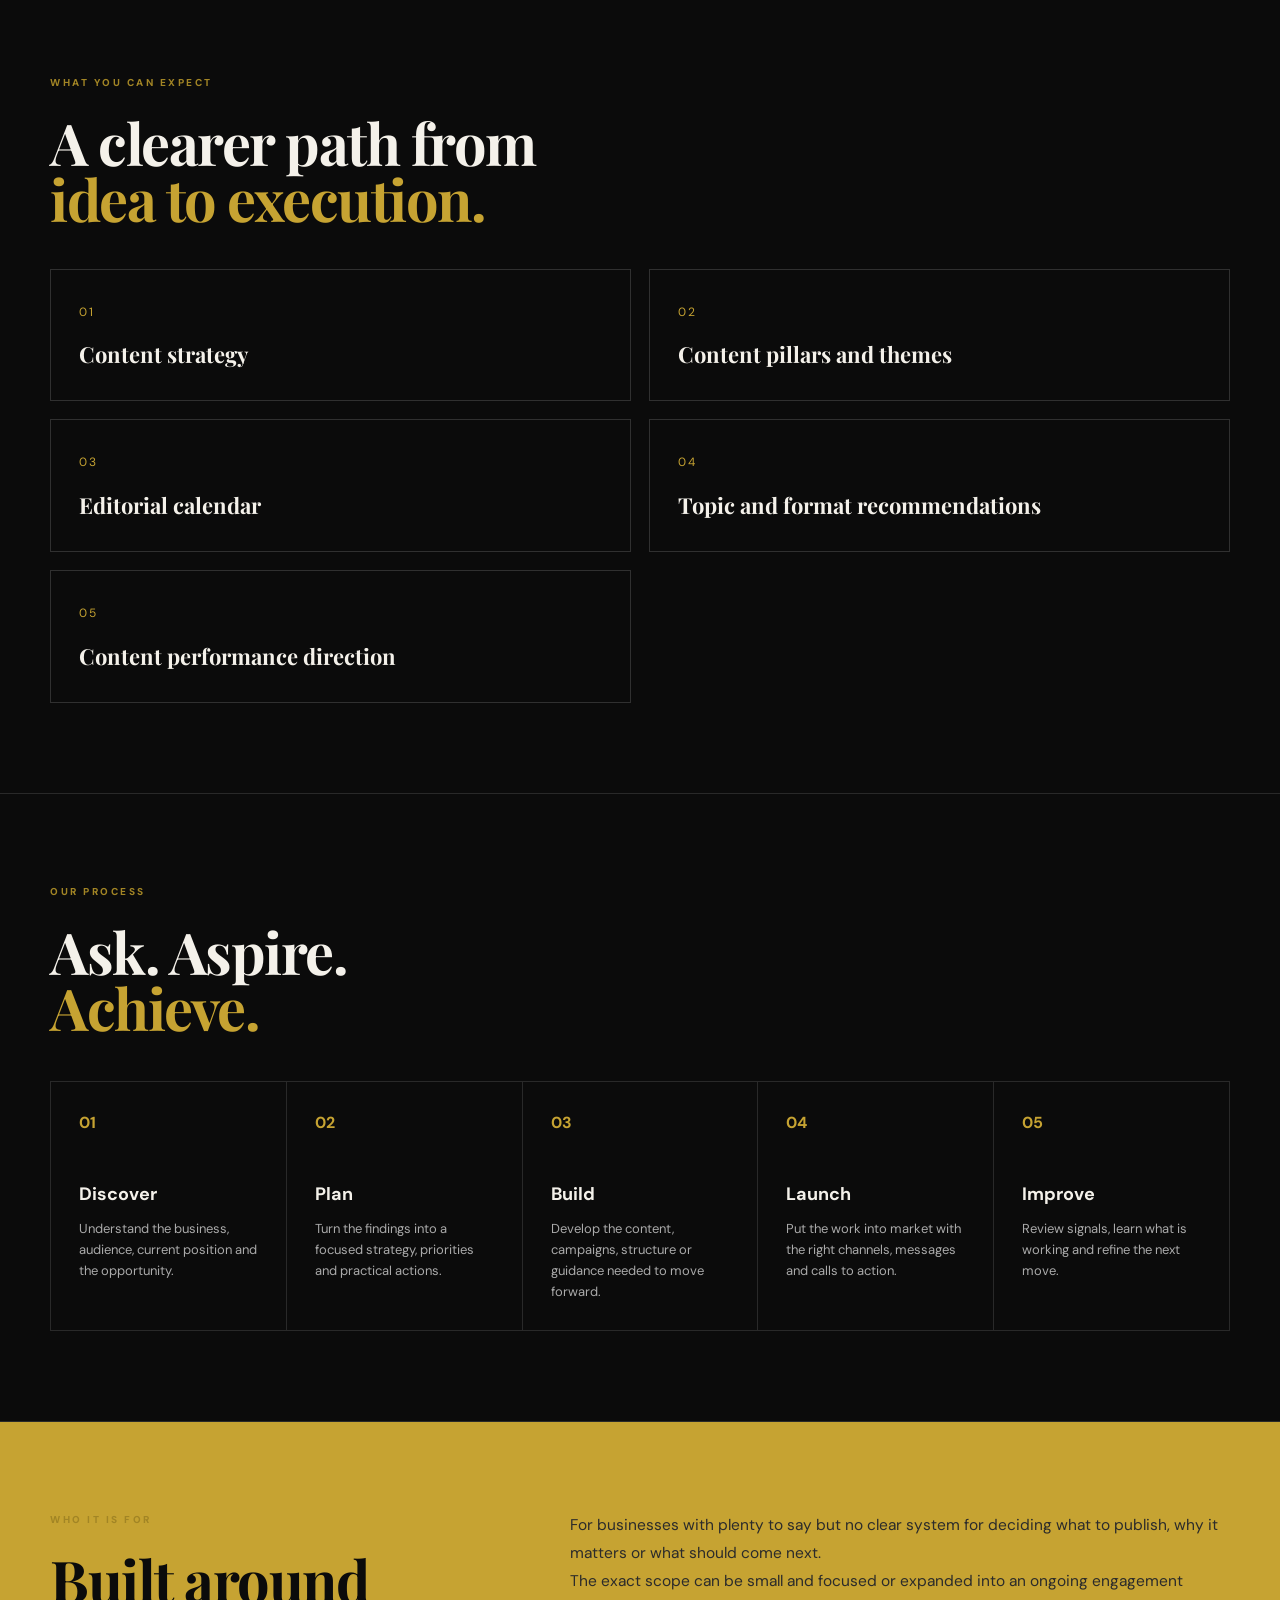
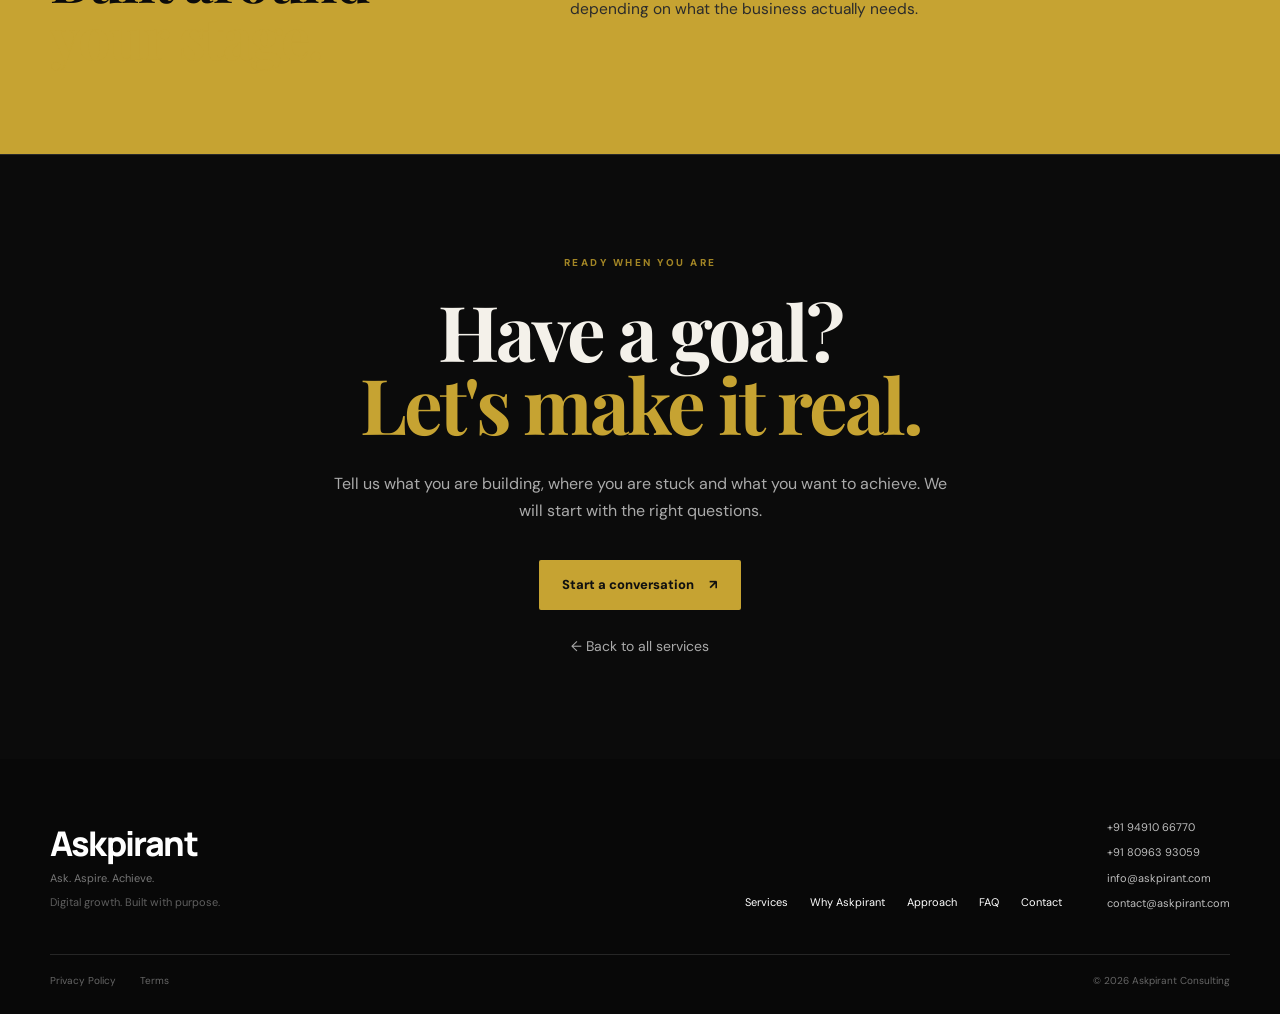
<file: content-strategy.html>
<!DOCTYPE html><html lang="en"><head><meta charset="UTF-8"><meta name="viewport" content="width=device-width, initial-scale=1.0"><meta name="description" content="Askpirant Consulting — Content Strategy services, strategy and execution."><title>Content Strategy — Askpirant Consulting</title><link rel="icon" href="logo.jpg"><link rel="preconnect" href="https://fonts.googleapis.com"><link rel="preconnect" href="https://fonts.gstatic.com" crossorigin><link href="https://fonts.googleapis.com/css2?family=DM+Sans:wght@400;500;600;700;800&family=Manrope:wght@600;700;800&family=Playfair+Display:wght@600;700&display=swap" rel="stylesheet"><link rel="stylesheet" href="style.css"></head><body class="service-page"><header class="nav-wrap">
<nav class="nav container">
<a class="brand" href="/#home" aria-label="Askpirant home"><img src="header-logo.jpg" alt="Askpirant Consulting"></a>
<button class="menu-btn" aria-label="Open menu" aria-expanded="false">☰</button>
<div class="nav-links">
<a href="/#home">Home</a><a href="/#services">Services</a><a href="/#why">Why Askpirant</a><a href="/#approach">Approach</a><a href="/#faq">FAQ</a><a href="/#contact" class="nav-cta">Start a project <span>↗</span></a>
</div>
</nav>
</header><main><section class="service-hero"><div class="container service-hero-grid"><div><div class="eyebrow">05 — STORY</div><h1>Content Strategy<br><span>with purpose.</span></h1><p class="service-lead">Create useful content that educates, builds trust and supports the next business action.</p></div><div class="service-index"><strong>05</strong>Story</div></div></section><section class="service-section"><div class="container service-two"><div><div class="eyebrow">STARTING FROM SCRATCH</div><h2>What this service<br><span>actually does.</span></h2></div><div><p>Content becomes valuable when it has a purpose. We build a content system that connects audience questions with your expertise, brand voice and commercial goals — across the channels that matter.</p><p>We do not begin with a checklist of tactics. We begin with your business objective, then decide what needs to be built, changed or improved to support it.</p></div></div></section><section class="service-section"><div class="container"><div class="eyebrow">HOW WE HELP</div><div class="service-list"><div><b>01</b><p>Identify audience questions and content opportunities</p></div><div><b>02</b><p>Build content pillars around the business strategy</p></div><div><b>03</b><p>Plan topics across awareness, consideration and action</p></div><div><b>04</b><p>Create briefs, calendars and distribution guidance</p></div><div><b>05</b><p>Review performance and refine what deserves more attention</p></div></div></div></section><section class="service-section"><div class="container"><div class="eyebrow">WHAT YOU CAN EXPECT</div><h2>A clearer path from<br><span>idea to execution.</span></h2><div class="service-deliverables"><div class="service-deliverable"><span>01</span><h3>Content strategy</h3></div><div class="service-deliverable"><span>02</span><h3>Content pillars and themes</h3></div><div class="service-deliverable"><span>03</span><h3>Editorial calendar</h3></div><div class="service-deliverable"><span>04</span><h3>Topic and format recommendations</h3></div><div class="service-deliverable"><span>05</span><h3>Content performance direction</h3></div></div></div></section><section class="service-section"><div class="container"><div class="eyebrow">OUR PROCESS</div><h2>Ask. Aspire.<br><span>Achieve.</span></h2><div class="service-steps"><div class="service-step"><span class="num">01</span><h3>Discover</h3><p>Understand the business, audience, current position and the opportunity.</p></div><div class="service-step"><span class="num">02</span><h3>Plan</h3><p>Turn the findings into a focused strategy, priorities and practical actions.</p></div><div class="service-step"><span class="num">03</span><h3>Build</h3><p>Develop the content, campaigns, structure or guidance needed to move forward.</p></div><div class="service-step"><span class="num">04</span><h3>Launch</h3><p>Put the work into market with the right channels, messages and calls to action.</p></div><div class="service-step"><span class="num">05</span><h3>Improve</h3><p>Review signals, learn what is working and refine the next move.</p></div></div></div></section><section class="service-section service-audience"><div class="container service-two"><div><div class="eyebrow">WHO IT IS FOR</div><h2>Built around<br><span>your stage.</span></h2></div><div><p>For businesses with plenty to say but no clear system for deciding what to publish, why it matters or what should come next.</p><p>The exact scope can be small and focused or expanded into an ongoing engagement depending on what the business actually needs.</p></div></div></section><section class="service-cta"><div class="container"><div class="eyebrow">READY WHEN YOU ARE</div><h2>Have a goal?<br><span>Let's make it real.</span></h2><p>Tell us what you are building, where you are stuck and what you want to achieve. We will start with the right questions.</p><a href="/#contact" class="btn gold">Start a conversation <span>↗</span></a><br><a href="/#services" class="service-back">← Back to all services</a></div></section></main><footer>
<div class="container footer">
<div class="footer-brand">
<div class="footer-wordmark">Askpirant</div>
<p>Ask. Aspire. Achieve.</p>
<p class="footer-tagline">Digital growth. Built with purpose.</p>
</div>
<div class="footer-links">
<a href="/#services">Services</a><a href="/#why">Why Askpirant</a><a href="/#approach">Approach</a><a href="/#faq">FAQ</a><a href="/#contact">Contact</a>
</div>
<div class="footer-contact">
<a href="tel:+919491066770">+91 94910 66770</a>
<a href="tel:+918096393059">+91 80963 93059</a>
<a href="mailto:info@askpirant.com">info@askpirant.com</a><a href="mailto:contact@askpirant.com">contact@askpirant.com</a>
</div>
</div>
<div class="container legal"><a href="privacy.html">Privacy Policy</a><a href="terms.html">Terms</a><span>© <span id="year"></span> Askpirant Consulting</span></div>
</footer><script src="script.js"></script></body></html>
</file>
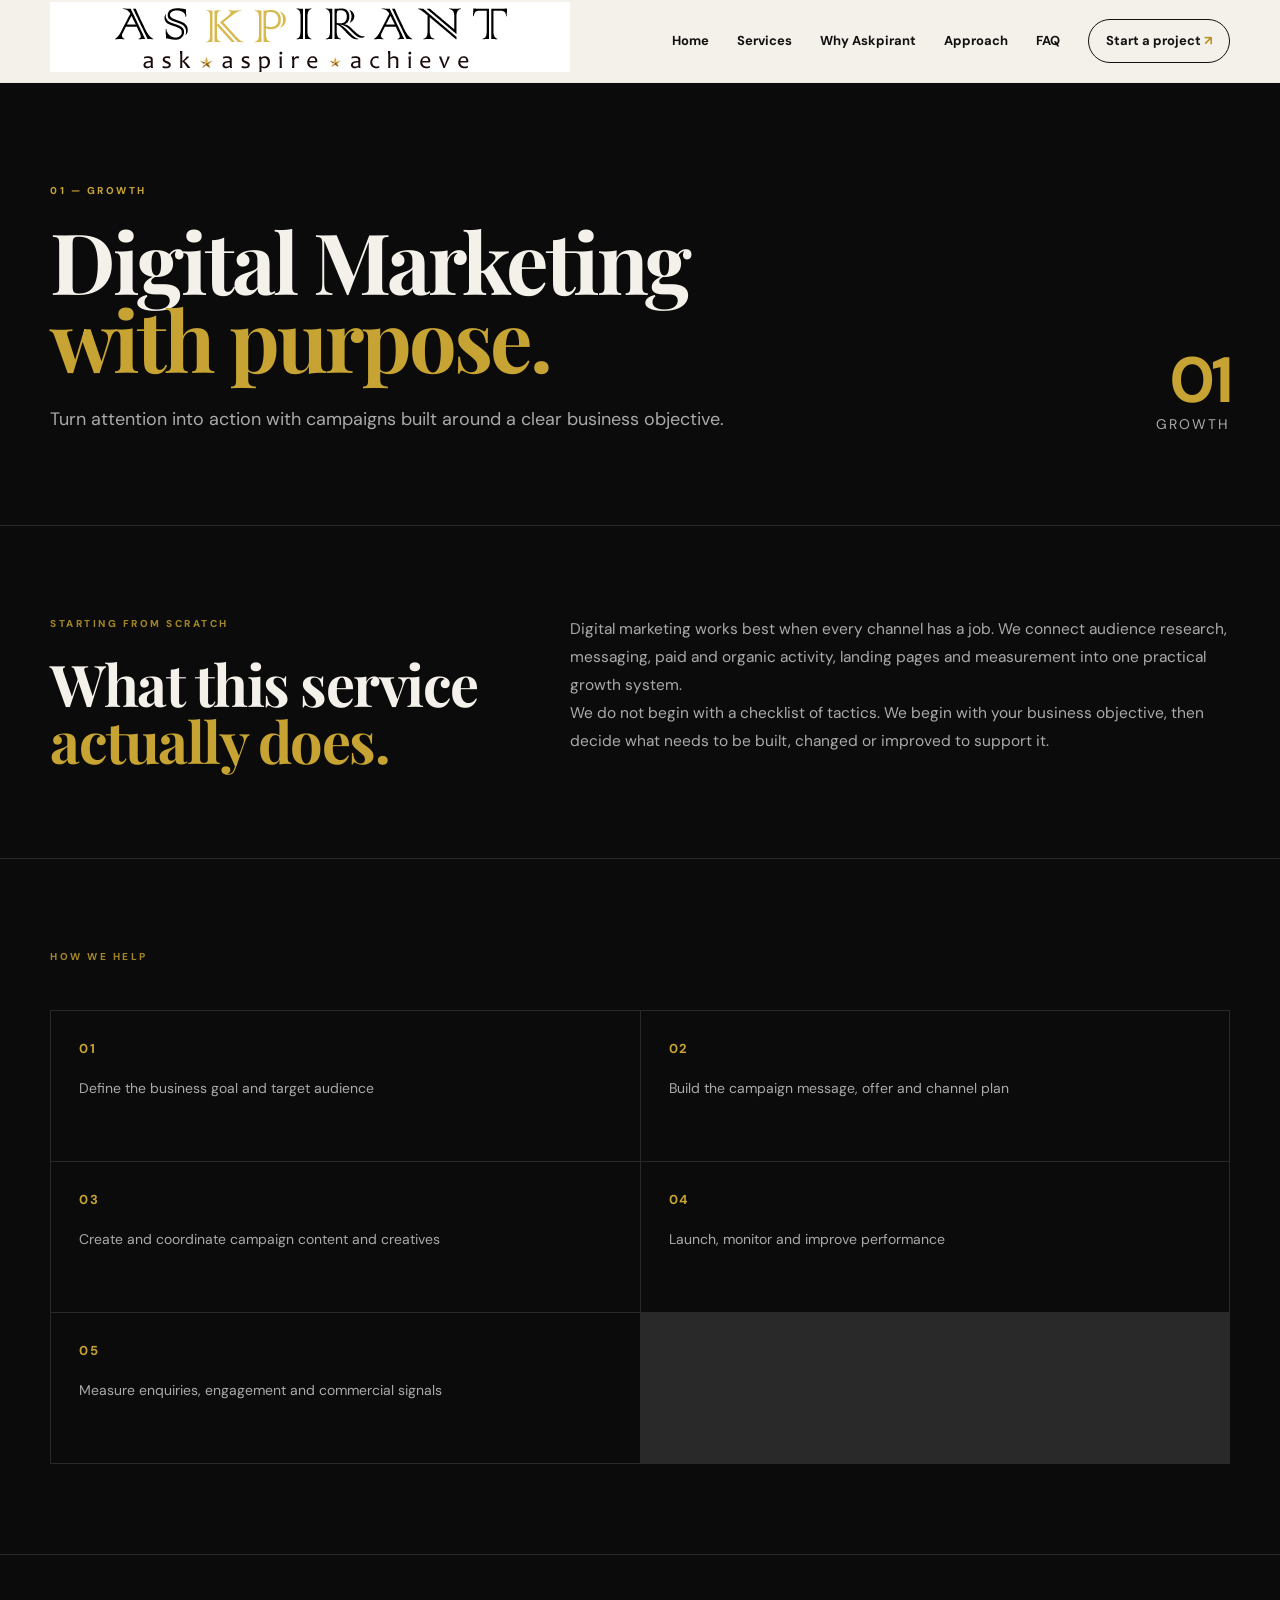
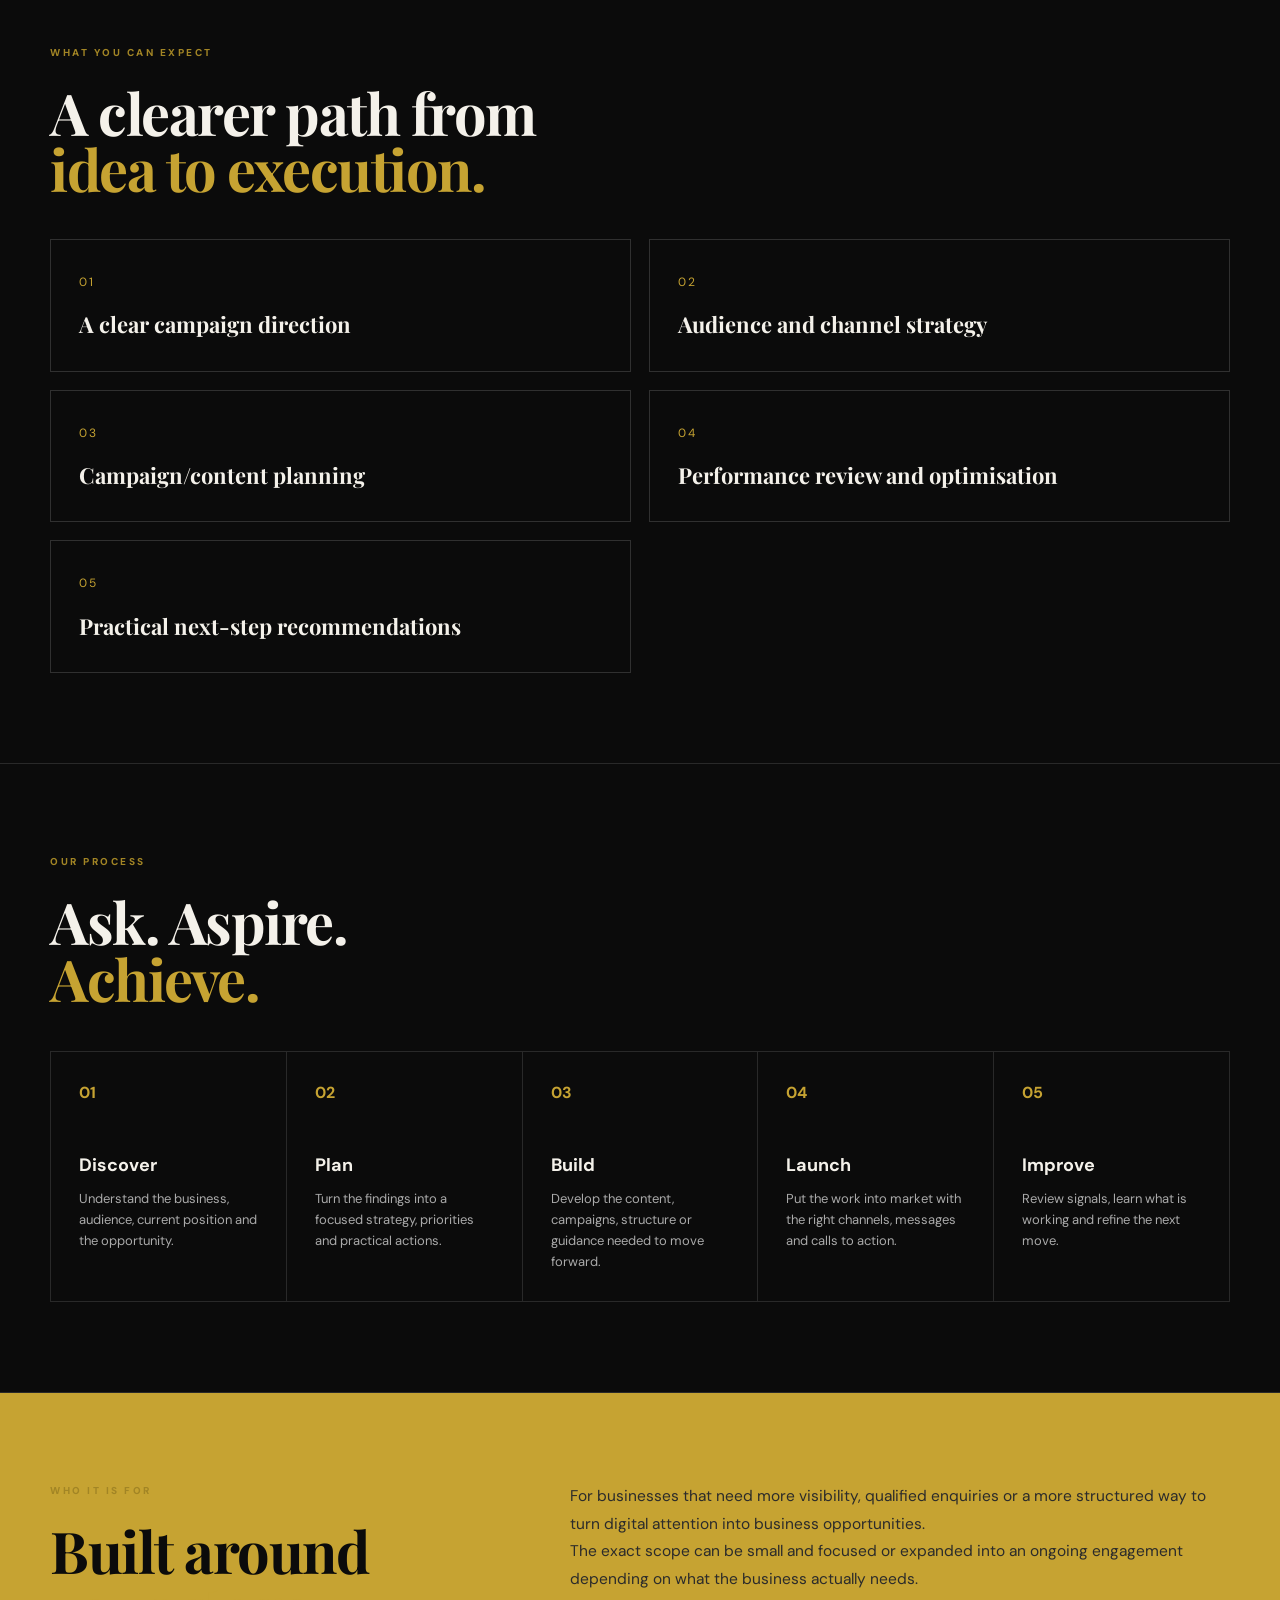
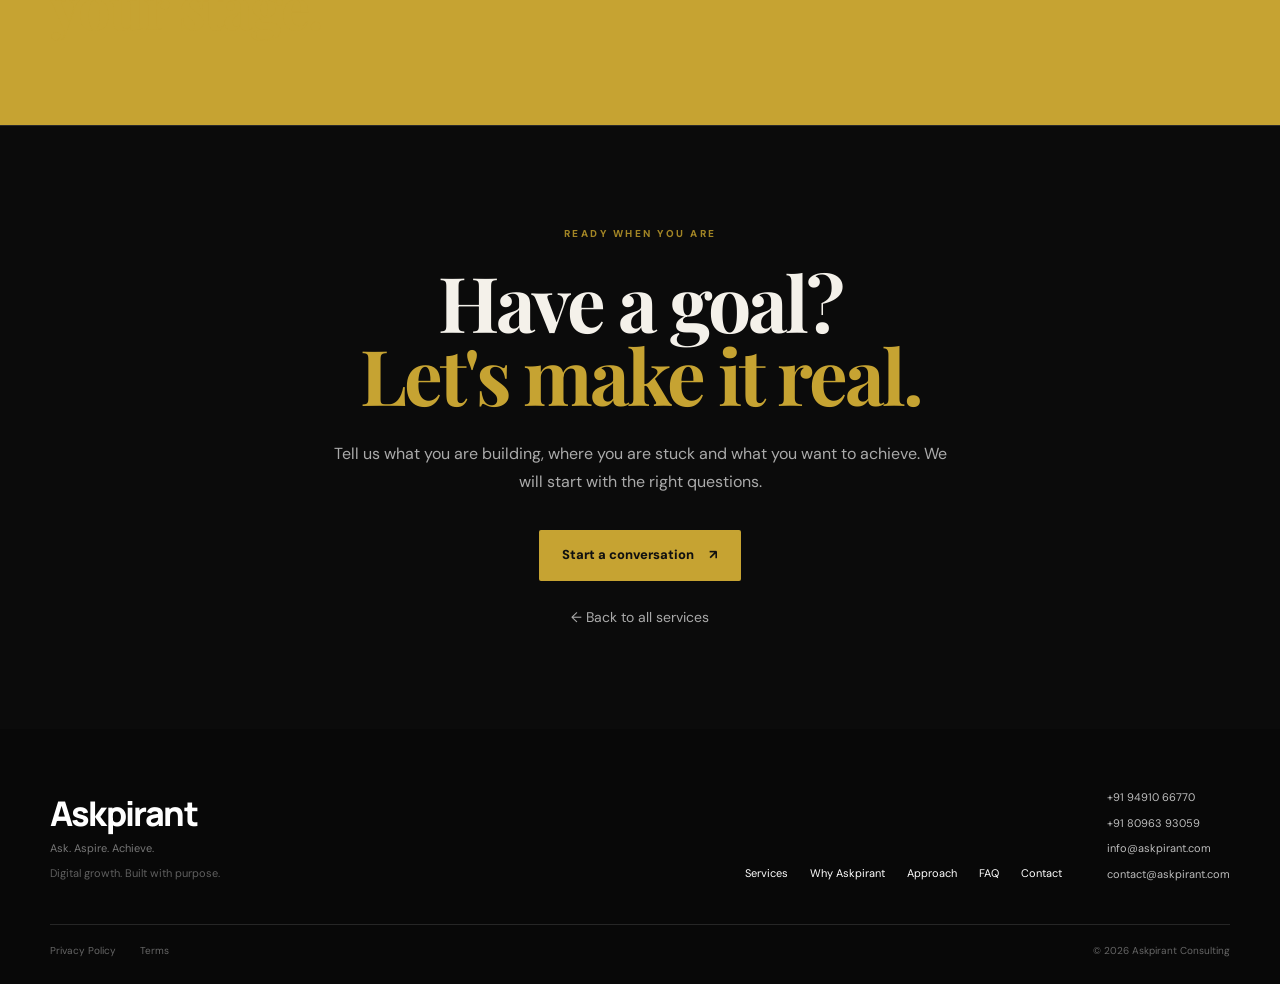
<file: digital-marketing.html>
<!DOCTYPE html><html lang="en"><head><meta charset="UTF-8"><meta name="viewport" content="width=device-width, initial-scale=1.0"><meta name="description" content="Askpirant Consulting — Digital Marketing services, strategy and execution."><title>Digital Marketing — Askpirant Consulting</title><link rel="icon" href="logo.jpg"><link rel="preconnect" href="https://fonts.googleapis.com"><link rel="preconnect" href="https://fonts.gstatic.com" crossorigin><link href="https://fonts.googleapis.com/css2?family=DM+Sans:wght@400;500;600;700;800&family=Manrope:wght@600;700;800&family=Playfair+Display:wght@600;700&display=swap" rel="stylesheet"><link rel="stylesheet" href="style.css"></head><body class="service-page"><header class="nav-wrap">
<nav class="nav container">
<a class="brand" href="/#home" aria-label="Askpirant home"><img src="header-logo.jpg" alt="Askpirant Consulting"></a>
<button class="menu-btn" aria-label="Open menu" aria-expanded="false">☰</button>
<div class="nav-links">
<a href="/#home">Home</a><a href="/#services">Services</a><a href="/#why">Why Askpirant</a><a href="/#approach">Approach</a><a href="/#faq">FAQ</a><a href="/#contact" class="nav-cta">Start a project <span>↗</span></a>
</div>
</nav>
</header><main><section class="service-hero"><div class="container service-hero-grid"><div><div class="eyebrow">01 — GROWTH</div><h1>Digital Marketing<br><span>with purpose.</span></h1><p class="service-lead">Turn attention into action with campaigns built around a clear business objective.</p></div><div class="service-index"><strong>01</strong>Growth</div></div></section><section class="service-section"><div class="container service-two"><div><div class="eyebrow">STARTING FROM SCRATCH</div><h2>What this service<br><span>actually does.</span></h2></div><div><p>Digital marketing works best when every channel has a job. We connect audience research, messaging, paid and organic activity, landing pages and measurement into one practical growth system.</p><p>We do not begin with a checklist of tactics. We begin with your business objective, then decide what needs to be built, changed or improved to support it.</p></div></div></section><section class="service-section"><div class="container"><div class="eyebrow">HOW WE HELP</div><div class="service-list"><div><b>01</b><p>Define the business goal and target audience</p></div><div><b>02</b><p>Build the campaign message, offer and channel plan</p></div><div><b>03</b><p>Create and coordinate campaign content and creatives</p></div><div><b>04</b><p>Launch, monitor and improve performance</p></div><div><b>05</b><p>Measure enquiries, engagement and commercial signals</p></div></div></div></section><section class="service-section"><div class="container"><div class="eyebrow">WHAT YOU CAN EXPECT</div><h2>A clearer path from<br><span>idea to execution.</span></h2><div class="service-deliverables"><div class="service-deliverable"><span>01</span><h3>A clear campaign direction</h3></div><div class="service-deliverable"><span>02</span><h3>Audience and channel strategy</h3></div><div class="service-deliverable"><span>03</span><h3>Campaign/content planning</h3></div><div class="service-deliverable"><span>04</span><h3>Performance review and optimisation</h3></div><div class="service-deliverable"><span>05</span><h3>Practical next-step recommendations</h3></div></div></div></section><section class="service-section"><div class="container"><div class="eyebrow">OUR PROCESS</div><h2>Ask. Aspire.<br><span>Achieve.</span></h2><div class="service-steps"><div class="service-step"><span class="num">01</span><h3>Discover</h3><p>Understand the business, audience, current position and the opportunity.</p></div><div class="service-step"><span class="num">02</span><h3>Plan</h3><p>Turn the findings into a focused strategy, priorities and practical actions.</p></div><div class="service-step"><span class="num">03</span><h3>Build</h3><p>Develop the content, campaigns, structure or guidance needed to move forward.</p></div><div class="service-step"><span class="num">04</span><h3>Launch</h3><p>Put the work into market with the right channels, messages and calls to action.</p></div><div class="service-step"><span class="num">05</span><h3>Improve</h3><p>Review signals, learn what is working and refine the next move.</p></div></div></div></section><section class="service-section service-audience"><div class="container service-two"><div><div class="eyebrow">WHO IT IS FOR</div><h2>Built around<br><span>your stage.</span></h2></div><div><p>For businesses that need more visibility, qualified enquiries or a more structured way to turn digital attention into business opportunities.</p><p>The exact scope can be small and focused or expanded into an ongoing engagement depending on what the business actually needs.</p></div></div></section><section class="service-cta"><div class="container"><div class="eyebrow">READY WHEN YOU ARE</div><h2>Have a goal?<br><span>Let's make it real.</span></h2><p>Tell us what you are building, where you are stuck and what you want to achieve. We will start with the right questions.</p><a href="/#contact" class="btn gold">Start a conversation <span>↗</span></a><br><a href="/#services" class="service-back">← Back to all services</a></div></section></main><footer>
<div class="container footer">
<div class="footer-brand">
<div class="footer-wordmark">Askpirant</div>
<p>Ask. Aspire. Achieve.</p>
<p class="footer-tagline">Digital growth. Built with purpose.</p>
</div>
<div class="footer-links">
<a href="/#services">Services</a><a href="/#why">Why Askpirant</a><a href="/#approach">Approach</a><a href="/#faq">FAQ</a><a href="/#contact">Contact</a>
</div>
<div class="footer-contact">
<a href="tel:+919491066770">+91 94910 66770</a>
<a href="tel:+918096393059">+91 80963 93059</a>
<a href="mailto:info@askpirant.com">info@askpirant.com</a><a href="mailto:contact@askpirant.com">contact@askpirant.com</a>
</div>
</div>
<div class="container legal"><a href="privacy.html">Privacy Policy</a><a href="terms.html">Terms</a><span>© <span id="year"></span> Askpirant Consulting</span></div>
</footer><script src="script.js"></script></body></html>
</file>
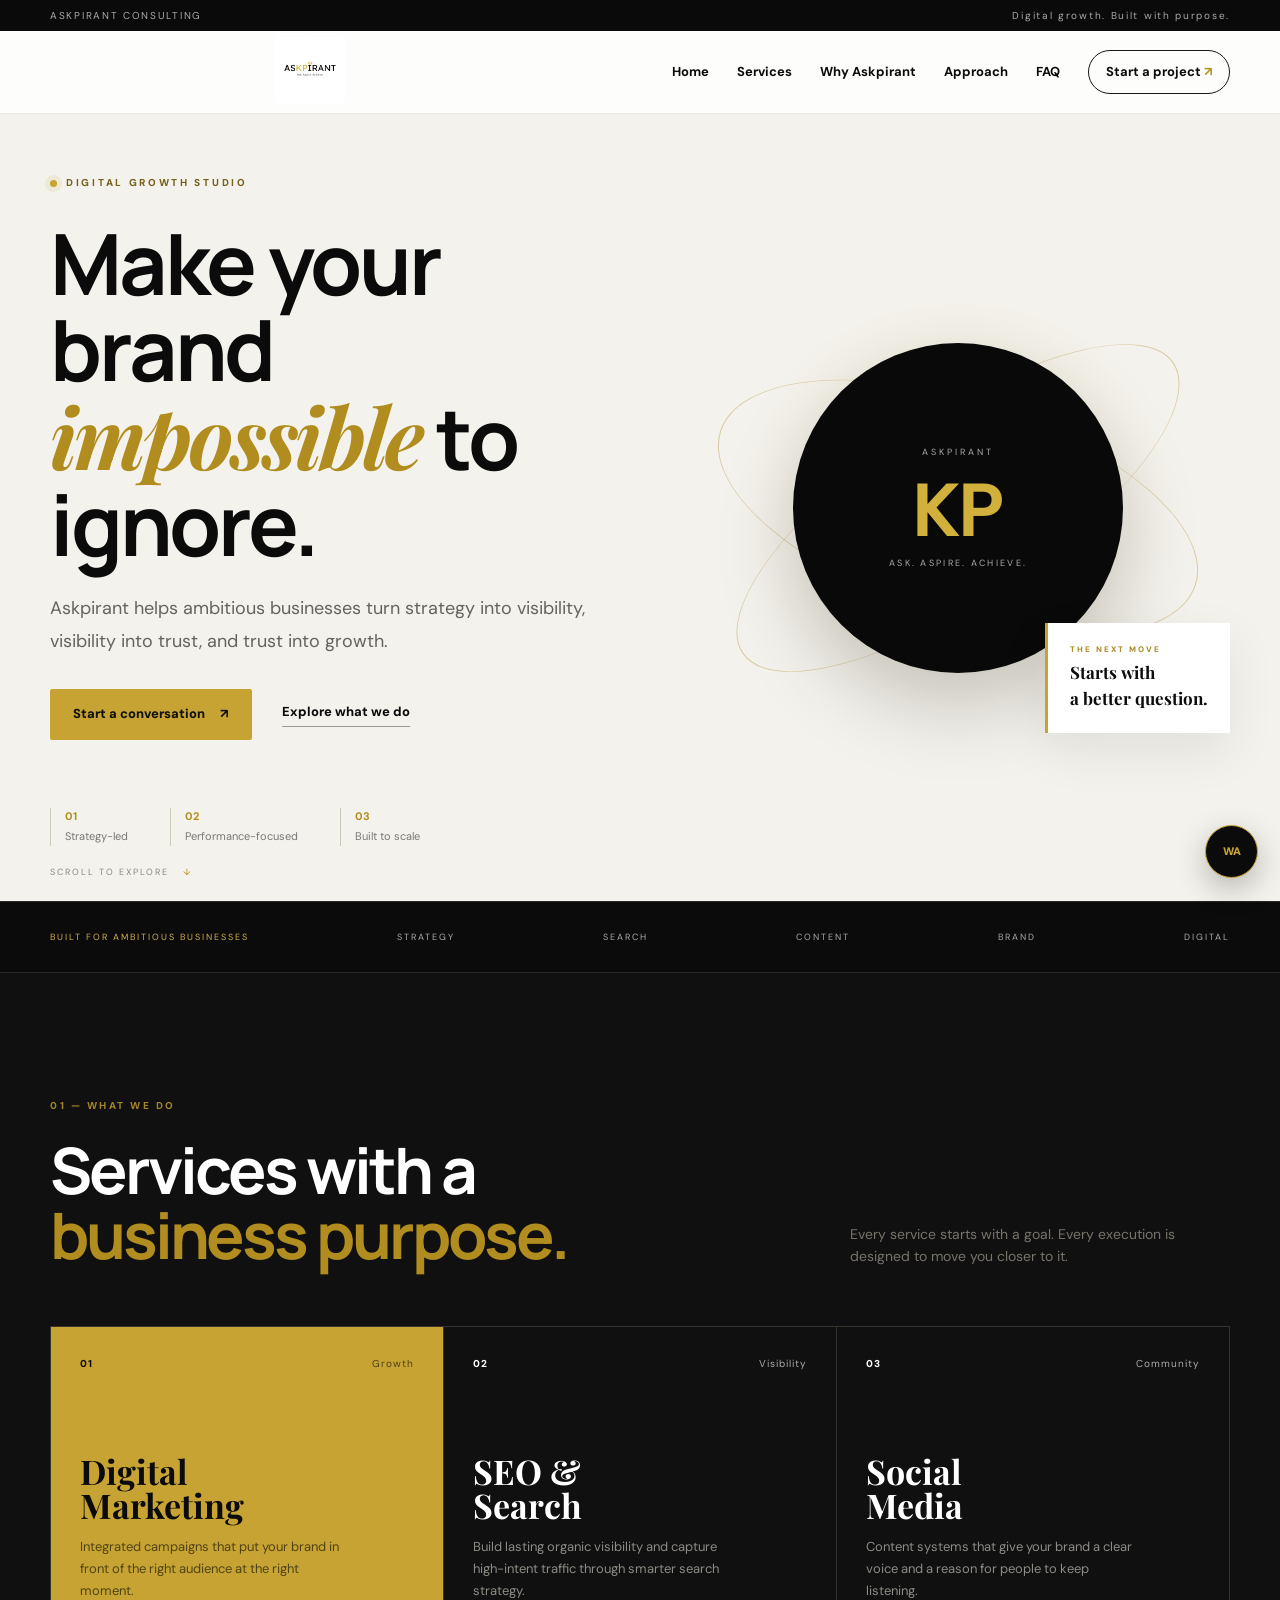
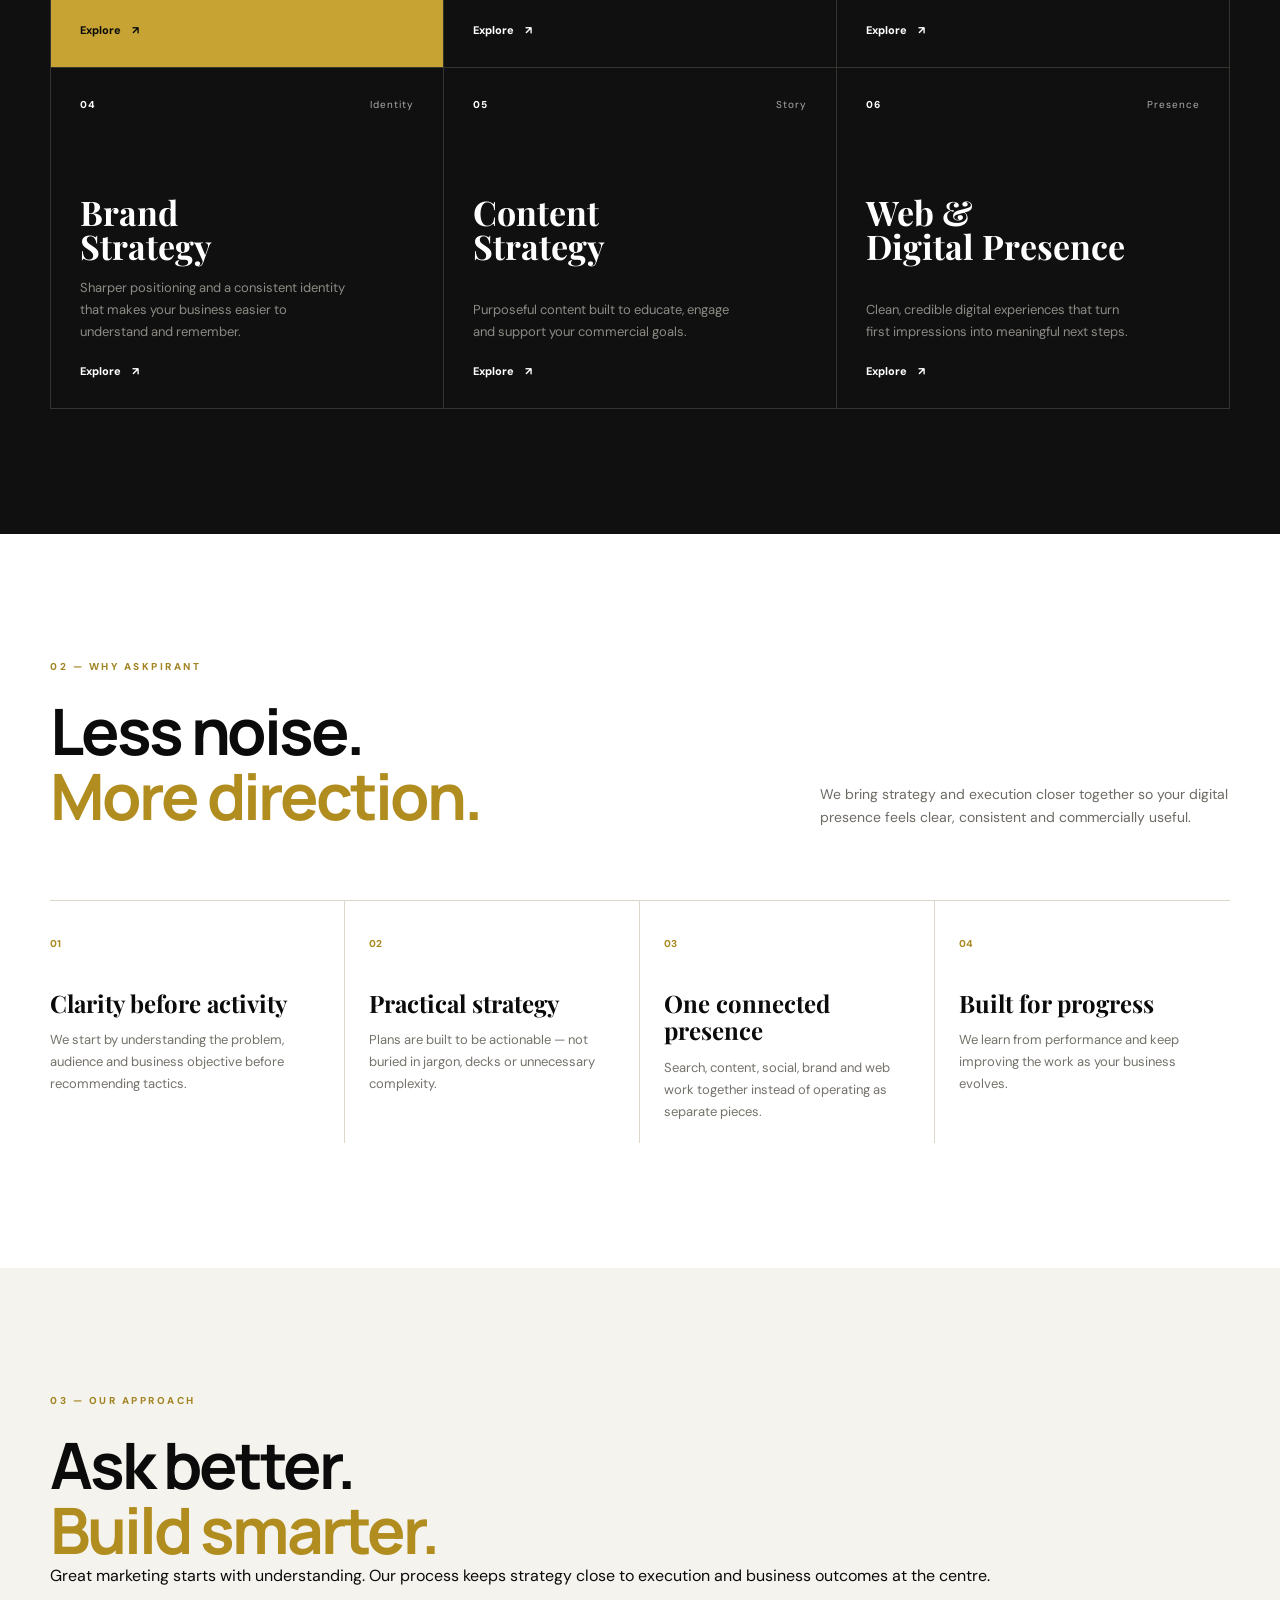
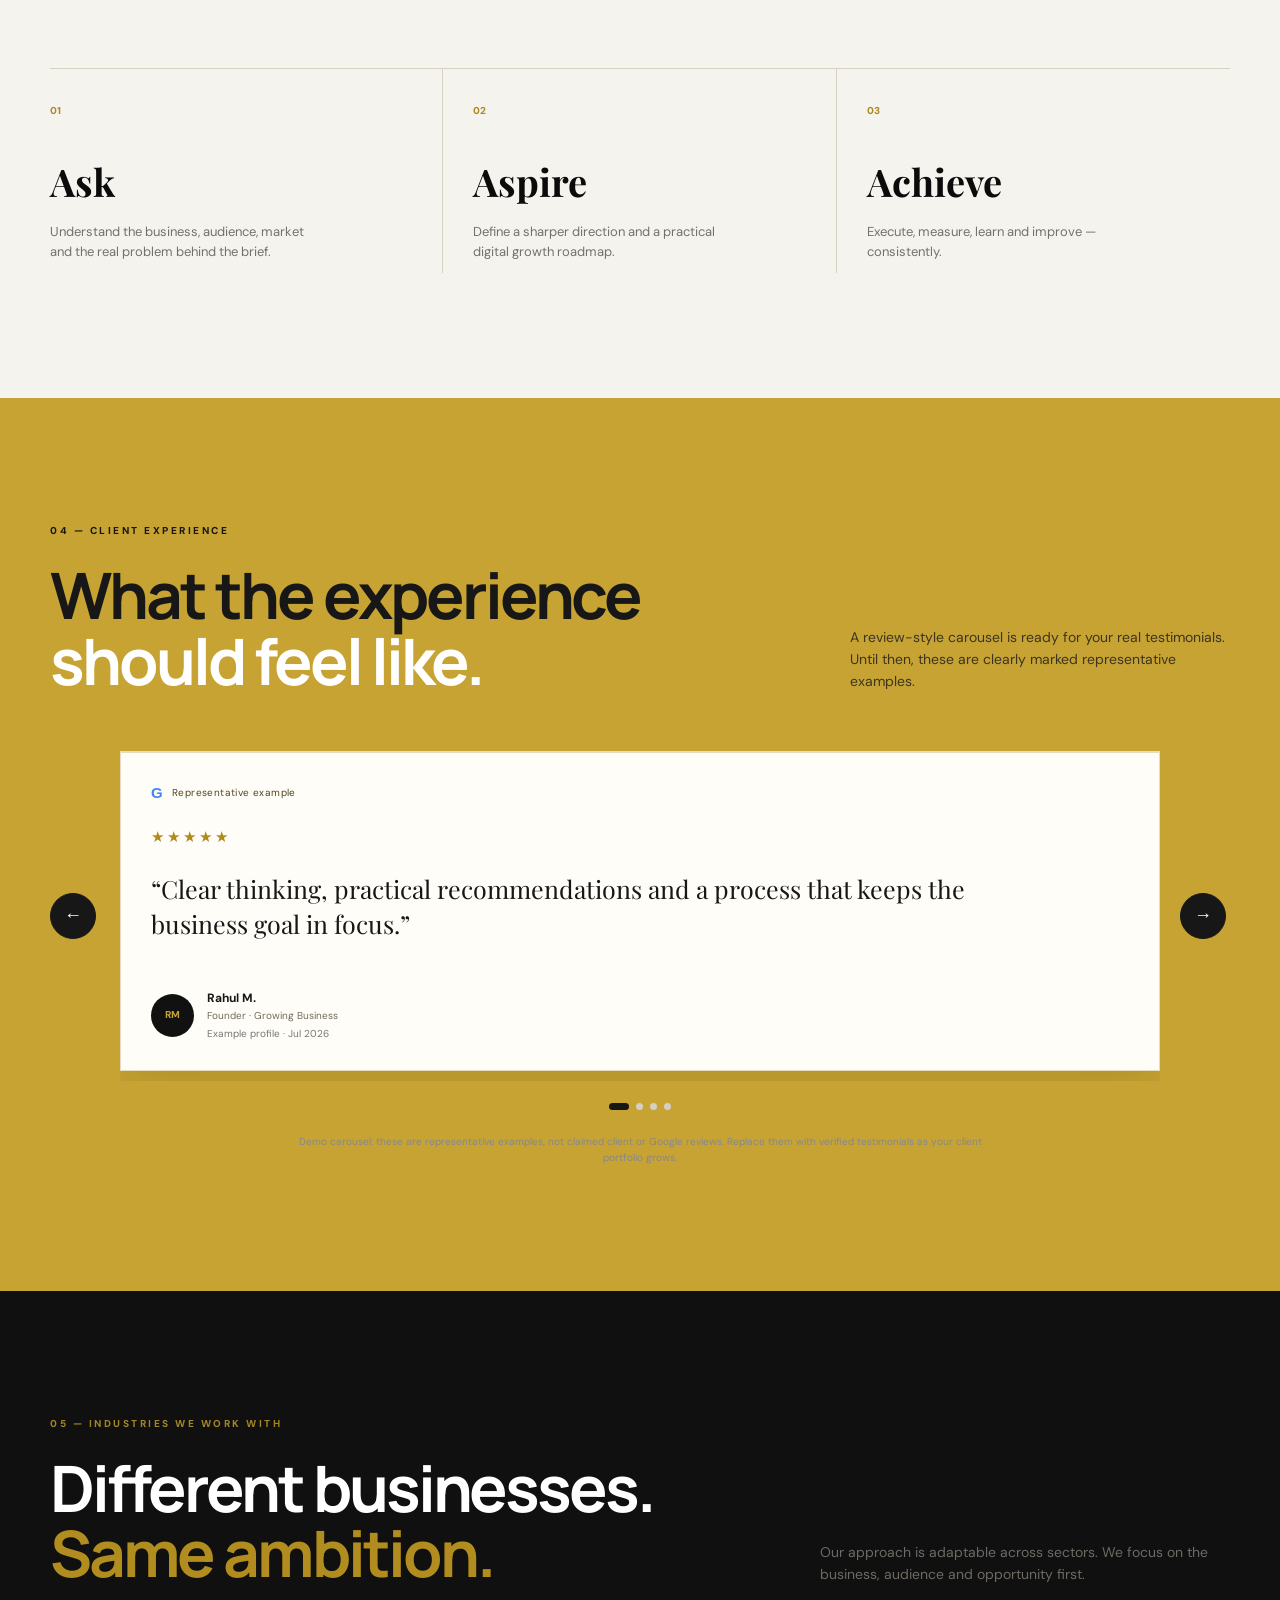
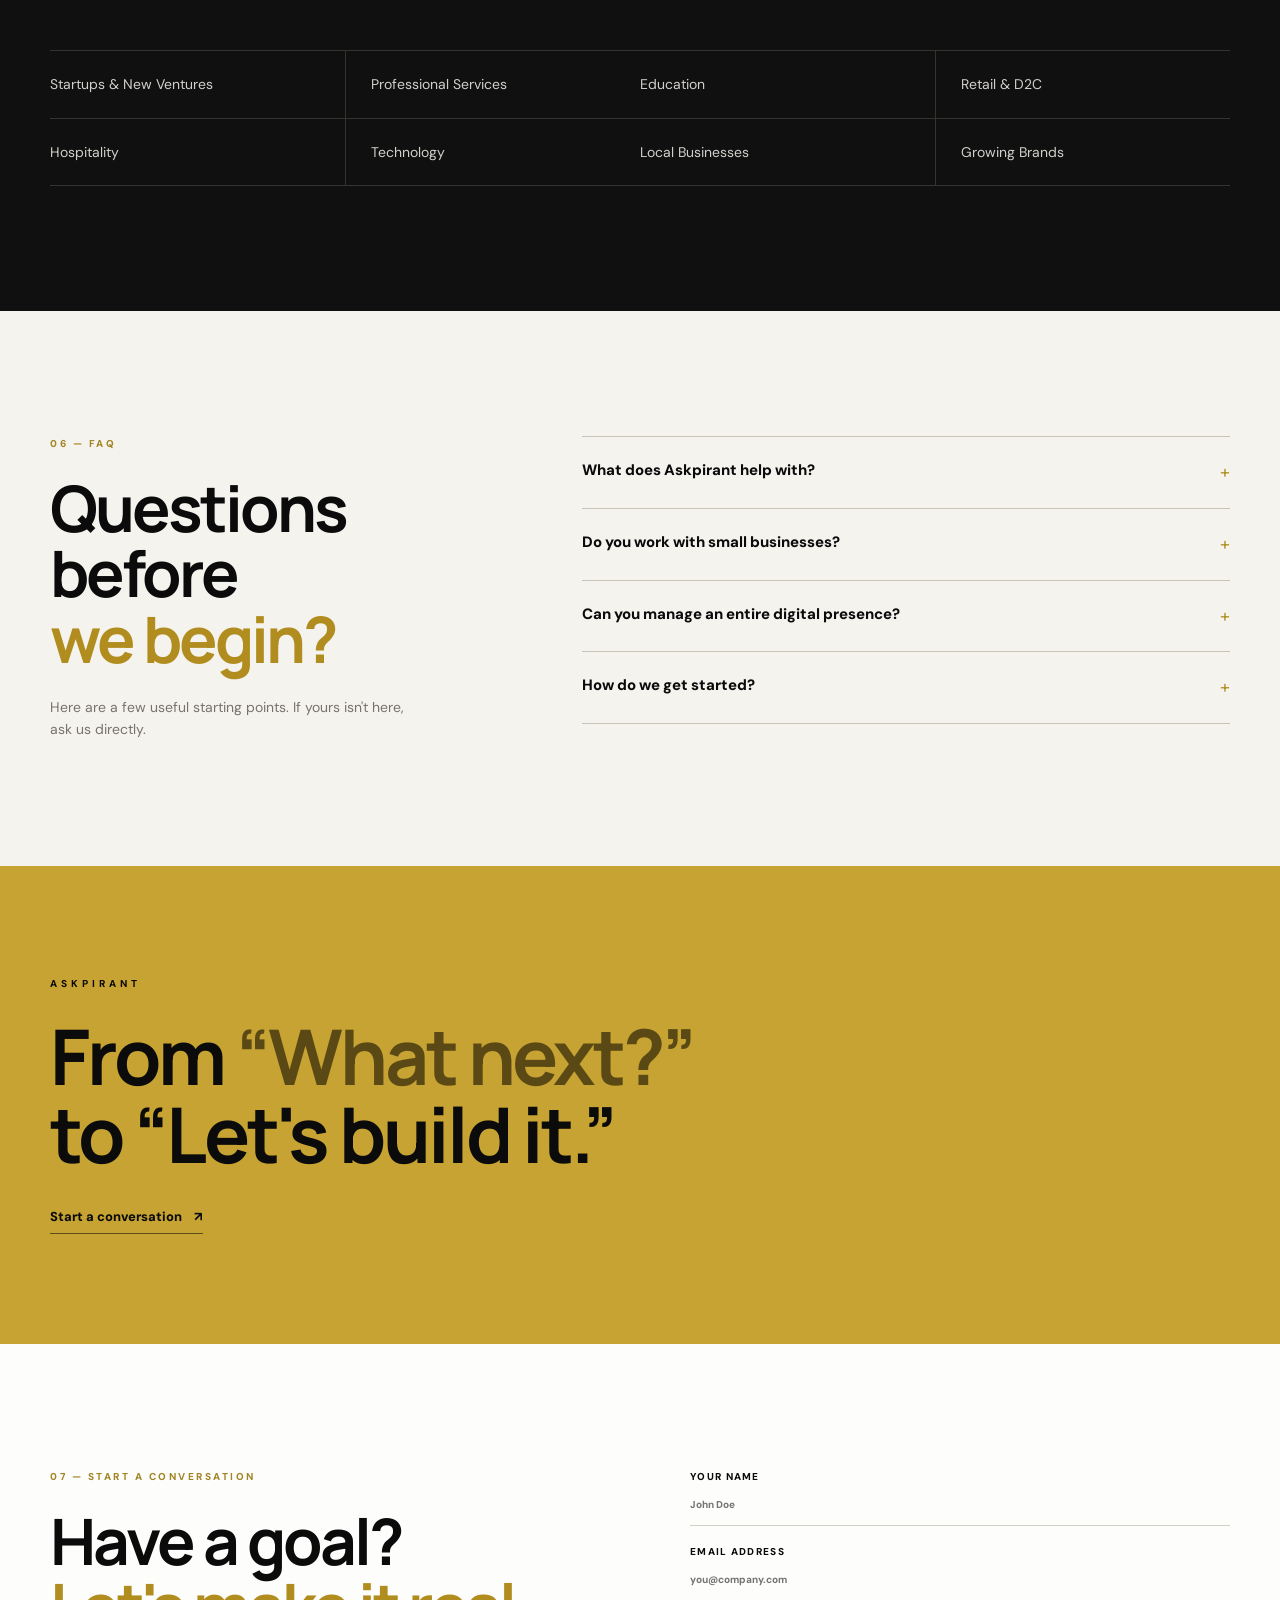
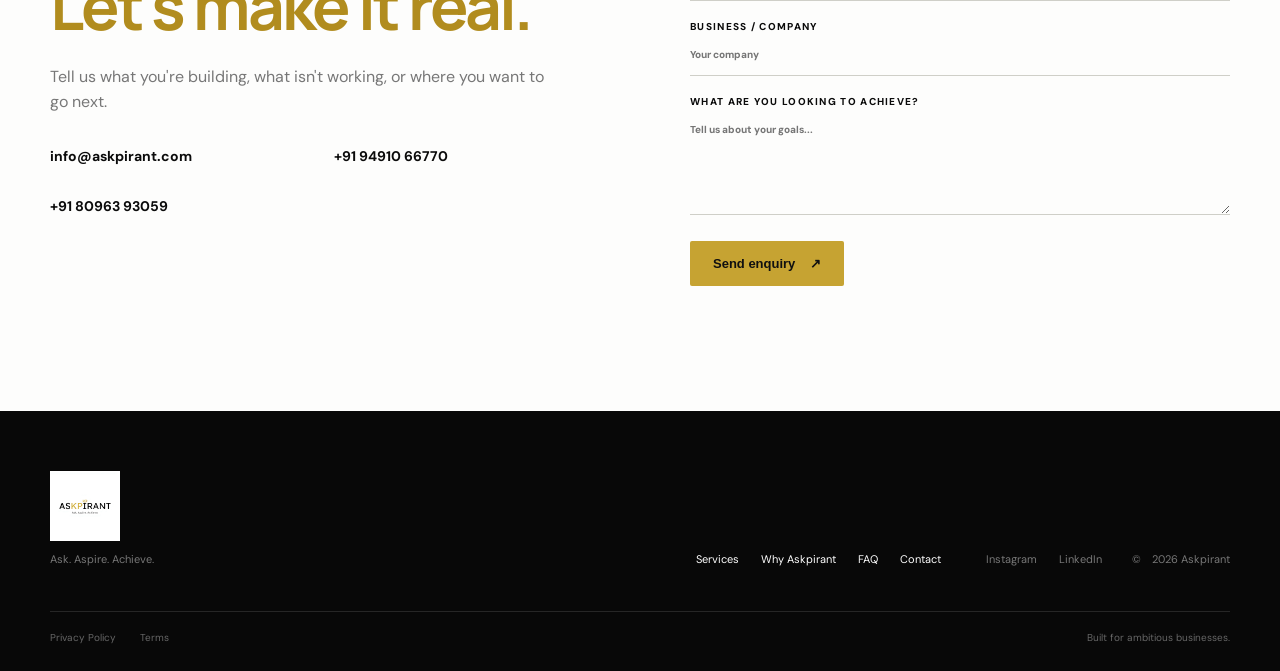
<file: index.before-footer.html>
<!DOCTYPE html>
<html lang="en">
<head>
<meta charset="UTF-8">
<meta name="viewport" content="width=device-width, initial-scale=1.0">
<meta name="description" content="Askpirant Consulting helps ambitious businesses grow through digital marketing, SEO, social media, content, branding and digital strategy. Ask. Aspire. Achieve.">
<meta name="theme-color" content="#090909">
<meta property="og:title" content="Askpirant Consulting — Ask. Aspire. Achieve.">
<meta property="og:description" content="Digital growth, strategy and execution for ambitious businesses.">
<meta property="og:type" content="website">
<title>Askpirant Consulting — Ask. Aspire. Achieve.</title>
<link rel="icon" href="logo.jpg">
<link rel="preconnect" href="https://fonts.googleapis.com">
<link rel="preconnect" href="https://fonts.gstatic.com" crossorigin>
<link href="https://fonts.googleapis.com/css2?family=DM+Sans:wght@400;500;600;700;800&family=Manrope:wght@600;700;800&family=Playfair+Display:wght@600;700&display=swap" rel="stylesheet">
<link rel="stylesheet" href="style.css">
</head>
<body>
<div class="topline"><div class="container topinner"><span>ASKPIRANT CONSULTING</span><span>Digital growth. Built with purpose.</span></div></div>

<header class="nav-wrap">
<nav class="nav container">
<a class="brand" href="#home" aria-label="Askpirant home"><img src="logo.jpg" alt="Askpirant Consulting"></a>
<button class="menu-btn" aria-label="Open menu" aria-expanded="false">☰</button>
<div class="nav-links">
<a href="#home">Home</a><a href="#services">Services</a><a href="#why">Why Askpirant</a><a href="#approach">Approach</a><a href="#faq">FAQ</a><a href="#contact" class="nav-cta">Start a project <span>↗</span></a>
</div>
</nav>
</header>

<main>
<section id="home" class="hero">
<div class="hero-grid container">
<div class="hero-copy">
<div class="pill"><span></span> DIGITAL GROWTH STUDIO</div>
<h1>Make your brand<br><i>impossible</i> to ignore.</h1>
<p class="hero-text">Askpirant helps ambitious businesses turn strategy into visibility, visibility into trust, and trust into growth.</p>
<div class="actions"><a href="#contact" class="btn gold">Start a conversation <span>↗</span></a><a href="#services" class="underlink">Explore what we do</a></div>
<div class="metrics"><div><b>01</b><span>Strategy-led</span></div><div><b>02</b><span>Performance-focused</span></div><div><b>03</b><span>Built to scale</span></div></div>
</div>
<div class="hero-art">
<div class="halo"></div><div class="orbit orbit-a"></div><div class="orbit orbit-b"></div>
<div class="hero-card"><span class="tiny">ASKPIRANT</span><strong>KP</strong><span>ASK. ASPIRE. ACHIEVE.</span></div>
<div class="floating-note"><small>THE NEXT MOVE</small><b>Starts with<br>a better question.</b></div>
</div>
</div><div class="scroll">SCROLL TO EXPLORE <span>↓</span></div>
</section>

<section class="trust-strip"><div class="container trust-grid"><span>BUILT FOR AMBITIOUS BUSINESSES</span><span>STRATEGY</span><span>SEARCH</span><span>CONTENT</span><span>BRAND</span><span>DIGITAL</span></div></section>

<section id="services" class="section services">
<div class="container">
<div class="section-head"><div><div class="eyebrow">01 — WHAT WE DO</div><h2>Services with a<br><span>business purpose.</span></h2></div><p>Every service starts with a goal. Every execution is designed to move you closer to it.</p></div>
<div class="services-grid">
<article class="service featured"><div class="service-top"><span>01</span><em>Growth</em></div><h3>Digital<br>Marketing</h3><p>Integrated campaigns that put your brand in front of the right audience at the right moment.</p><a href="#contact">Explore <span>↗</span></a></article>
<article class="service"><div class="service-top"><span>02</span><em>Visibility</em></div><h3>SEO &<br>Search</h3><p>Build lasting organic visibility and capture high-intent traffic through smarter search strategy.</p><a href="#contact">Explore <span>↗</span></a></article>
<article class="service"><div class="service-top"><span>03</span><em>Community</em></div><h3>Social<br>Media</h3><p>Content systems that give your brand a clear voice and a reason for people to keep listening.</p><a href="#contact">Explore <span>↗</span></a></article>
<article class="service"><div class="service-top"><span>04</span><em>Identity</em></div><h3>Brand<br>Strategy</h3><p>Sharper positioning and a consistent identity that makes your business easier to understand and remember.</p><a href="#contact">Explore <span>↗</span></a></article>
<article class="service"><div class="service-top"><span>05</span><em>Story</em></div><h3>Content<br>Strategy</h3><p>Purposeful content built to educate, engage and support your commercial goals.</p><a href="#contact">Explore <span>↗</span></a></article>
<article class="service"><div class="service-top"><span>06</span><em>Presence</em></div><h3>Web &<br>Digital Presence</h3><p>Clean, credible digital experiences that turn first impressions into meaningful next steps.</p><a href="#contact">Explore <span>↗</span></a></article>
</div>
</div>
</section>

<section id="why" class="section why">
<div class="container">
<div class="eyebrow">02 — WHY ASKPIRANT</div>
<div class="why-head"><h2>Less noise.<br><span>More direction.</span></h2><p>We bring strategy and execution closer together so your digital presence feels clear, consistent and commercially useful.</p></div>
<div class="why-grid">
<div class="why-card"><span>01</span><h3>Clarity before activity</h3><p>We start by understanding the problem, audience and business objective before recommending tactics.</p></div>
<div class="why-card"><span>02</span><h3>Practical strategy</h3><p>Plans are built to be actionable — not buried in jargon, decks or unnecessary complexity.</p></div>
<div class="why-card"><span>03</span><h3>One connected presence</h3><p>Search, content, social, brand and web work together instead of operating as separate pieces.</p></div>
<div class="why-card"><span>04</span><h3>Built for progress</h3><p>We learn from performance and keep improving the work as your business evolves.</p></div>
</div>
</div>
</section>

<section id="approach" class="section approach">
<div class="container">
<div class="eyebrow">03 — OUR APPROACH</div>
<div class="approach-head"><h2>Ask better.<br><span>Build smarter.</span></h2><p>Great marketing starts with understanding. Our process keeps strategy close to execution and business outcomes at the centre.</p></div>
<div class="steps">
<div class="step"><span>01</span><h3>Ask</h3><p>Understand the business, audience, market and the real problem behind the brief.</p></div>
<div class="step"><span>02</span><h3>Aspire</h3><p>Define a sharper direction and a practical digital growth roadmap.</p></div>
<div class="step"><span>03</span><h3>Achieve</h3><p>Execute, measure, learn and improve — consistently.</p></div>
</div>
</div>
</section>

<section class="section reviews">
<div class="container">
<div class="section-head"><div><div class="eyebrow">04 — CLIENT EXPERIENCE</div><h2>What the experience<br><span>should feel like.</span></h2></div><p>A review-style carousel is ready for your real testimonials. Until then, these are clearly marked representative examples.</p></div>
<div class="review-wrap">
<button class="review-arrow prev" aria-label="Previous review">←</button>
<div class="review-track" aria-live="polite">
<article class="review-card active"><div class="review-source"><span class="google-dot">G</span><span>Representative example</span></div><div class="stars">★★★★★</div><blockquote>“Clear thinking, practical recommendations and a process that keeps the business goal in focus.”</blockquote><div class="review-person"><div class="avatar">RM</div><div><strong>Rahul M.</strong><span>Founder · Growing Business</span><small>Example profile · Jul 2026</small></div></div></article>
<article class="review-card"><div class="review-source"><span class="google-dot">G</span><span>Representative example</span></div><div class="stars">★★★★★</div><blockquote>“A more structured way to turn ideas into consistent digital execution. The communication feels straightforward and focused.”</blockquote><div class="review-person"><div class="avatar">PS</div><div><strong>Priya S.</strong><span>Business Owner · Professional Services</span><small>Example profile · Jun 2026</small></div></div></article>
<article class="review-card"><div class="review-source"><span class="google-dot">G</span><span>Representative example</span></div><div class="stars">★★★★★</div><blockquote>“They helped us look at our digital presence differently — clear recommendations without unnecessary complexity.”</blockquote><div class="review-person"><div class="avatar">AK</div><div><strong>Arjun K.</strong><span>Founder · Startup</span><small>Example profile · Jun 2026</small></div></div></article>
<article class="review-card"><div class="review-source"><span class="google-dot">G</span><span>Representative example</span></div><div class="stars">★★★★★</div><blockquote>“The work feels connected to the bigger picture rather than just another list of marketing activities.”</blockquote><div class="review-person"><div class="avatar">SN</div><div><strong>Simran N.</strong><span>Owner · Local Business</span><small>Example profile · May 2026</small></div></div></article>
</div>
<button class="review-arrow next" aria-label="Next review">→</button>
</div>
<div class="review-dots"><button class="dot active" aria-label="Review 1"></button><button class="dot" aria-label="Review 2"></button><button class="dot" aria-label="Review 3"></button><button class="dot" aria-label="Review 4"></button></div>
<div class="review-note">Demo carousel: these are representative examples, not claimed client or Google reviews. Replace them with verified testimonials as your client portfolio grows.</div>
</div>
</section>

<section class="section industries">
<div class="container">
<div class="eyebrow">05 — INDUSTRIES WE WORK WITH</div>
<div class="industry-head"><h2>Different businesses.<br><span>Same ambition.</span></h2><p>Our approach is adaptable across sectors. We focus on the business, audience and opportunity first.</p></div>
<div class="industry-list">
<span>Startups & New Ventures</span><span>Professional Services</span><span>Education</span><span>Retail & D2C</span><span>Hospitality</span><span>Technology</span><span>Local Businesses</span><span>Growing Brands</span>
</div>
</div>
</section>

<section id="faq" class="section faq">
<div class="container faq-grid">
<div><div class="eyebrow">06 — FAQ</div><h2>Questions before<br><span>we begin?</span></h2><p>Here are a few useful starting points. If yours isn't here, ask us directly.</p></div>
<div class="accordion">
<details><summary>What does Askpirant help with?<b>+</b></summary><p>We help businesses with digital marketing, SEO, social media, content strategy, brand strategy and web/digital presence.</p></details>
<details><summary>Do you work with small businesses?<b>+</b></summary><p>Yes. We work with ambitious businesses at different stages and shape the scope around the actual business objective.</p></details>
<details><summary>Can you manage an entire digital presence?<b>+</b></summary><p>Yes. Depending on the requirement, we can support strategy, content, search, social and digital presence as a connected program.</p></details>
<details><summary>How do we get started?<b>+</b></summary><p>Start with a conversation. Tell us what you're trying to achieve, where you're stuck and what success would look like.</p></details>
</div>
</div>
</section>

<section class="statement"><div class="container"><div class="statement-kicker">ASKPIRANT</div><h2>From <span>“What next?”</span><br>to <strong>“Let's build it.”</strong></h2><a href="#contact" class="statement-link">Start a conversation <span>↗</span></a></div></section>

<section id="contact" class="section contact">
<div class="container contact-grid">
<div><div class="eyebrow">07 — START A CONVERSATION</div><h2>Have a goal?<br><span>Let's make it real.</span></h2><p>Tell us what you're building, what isn't working, or where you want to go next.</p><div class="contact-info"><a href="mailto:info@askpirant.com">info@askpirant.com</a><a href="tel:+919491066770">+91 94910 66770</a><a href="tel:+918096393059">+91 80963 93059</a></div></div>
<form class="contact-form" action="https://formsubmit.co/info@askpirant.com" method="POST">
<input type="hidden" name="_subject" value="New Askpirant Website Enquiry"><input type="hidden" name="_captcha" value="false"><input type="hidden" name="_template" value="table"><input type="hidden" name="_next" value="https://askpirant.com/thank-you.html">
<label>Your name<input name="name" required placeholder="John Doe"></label>
<label>Email address<input type="email" name="email" required placeholder="you@company.com"></label>
<label>Business / company<input name="company" placeholder="Your company"></label>
<label>What are you looking to achieve?<textarea name="message" rows="5" required placeholder="Tell us about your goals..."></textarea></label>
<button class="btn gold" type="submit">Send enquiry <span>↗</span></button>
</form>
</div>
</section>
</main>

<footer>
<div class="container footer">
<div><div class="footer-mark"><img src="logo.jpg" alt="Askpirant Consulting"></div><p>Ask. Aspire. Achieve.</p></div>
<div class="footer-links"><a href="#services">Services</a><a href="#why">Why Askpirant</a><a href="#faq">FAQ</a><a href="#contact">Contact</a></div>
<div class="footer-social"><a href="#" aria-label="Instagram">Instagram</a><a href="#" aria-label="LinkedIn">LinkedIn</a><span>© <span id="year"></span> Askpirant</span></div>
</div>
<div class="container legal"><a href="privacy.html">Privacy Policy</a><a href="terms.html">Terms</a><span>Built for ambitious businesses.</span></div>
</footer>
<a class="whatsapp" href="https://wa.me/919491066770" target="_blank" rel="noopener" aria-label="WhatsApp">WA</a>
<script src="script.js"></script>
</body></html>
</file>
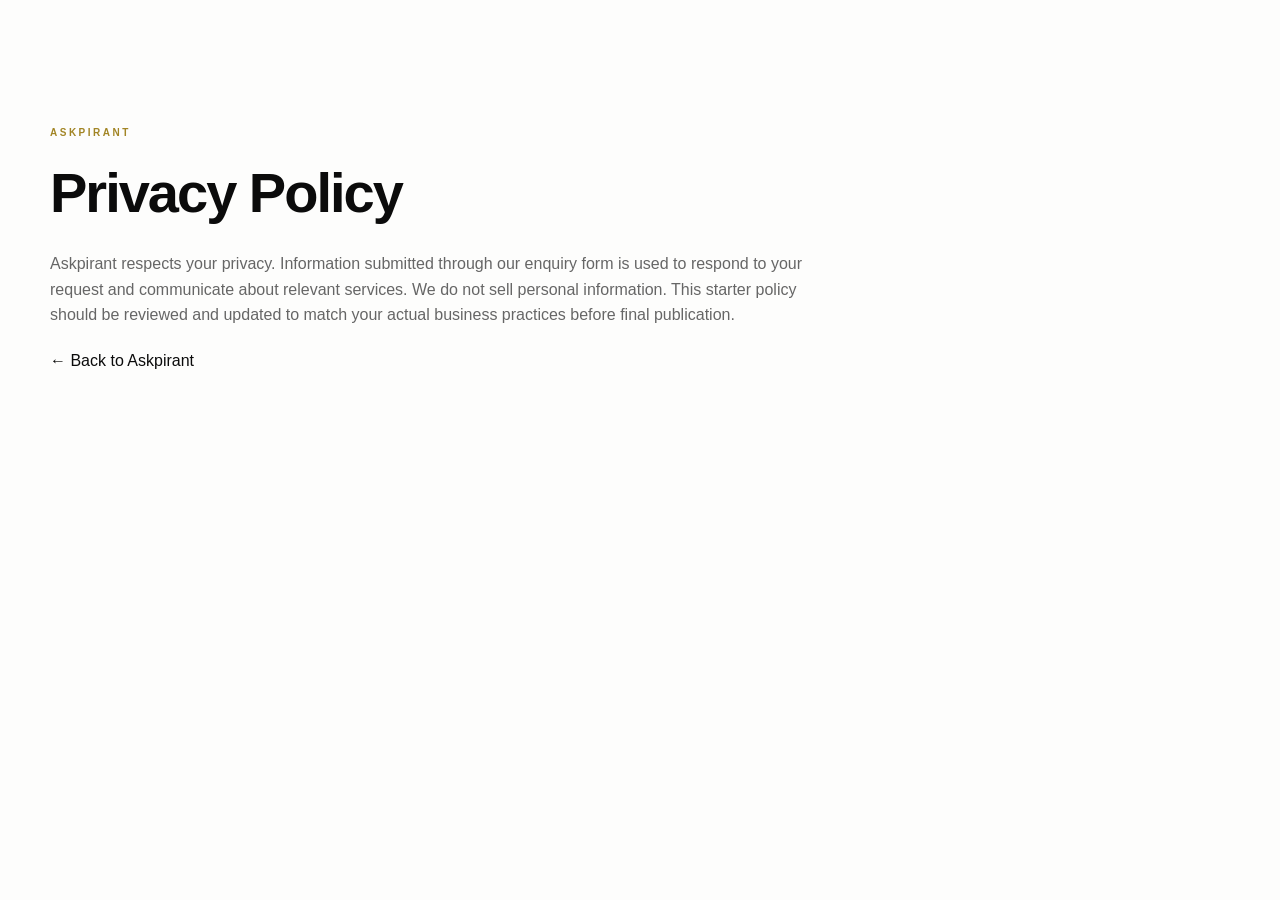
<file: privacy.html>
<!doctype html><html lang="en"><head><meta charset="utf-8"><meta name="viewport" content="width=device-width,initial-scale=1"><title>Privacy Policy — Askpirant</title><link rel="stylesheet" href="style.css"></head><body><main class="section"><div class="container"><div class="eyebrow">ASKPIRANT</div><h1 style="font-family:Manrope,sans-serif;font-size:56px;letter-spacing:-2px">Privacy Policy</h1><p style="margin-top:30px;max-width:760px;color:#666">Askpirant respects your privacy. Information submitted through our enquiry form is used to respond to your request and communicate about relevant services. We do not sell personal information. This starter policy should be reviewed and updated to match your actual business practices before final publication.</p><p style="margin-top:20px"><a href="index.html">← Back to Askpirant</a></p></div></main></body></html>
</file>
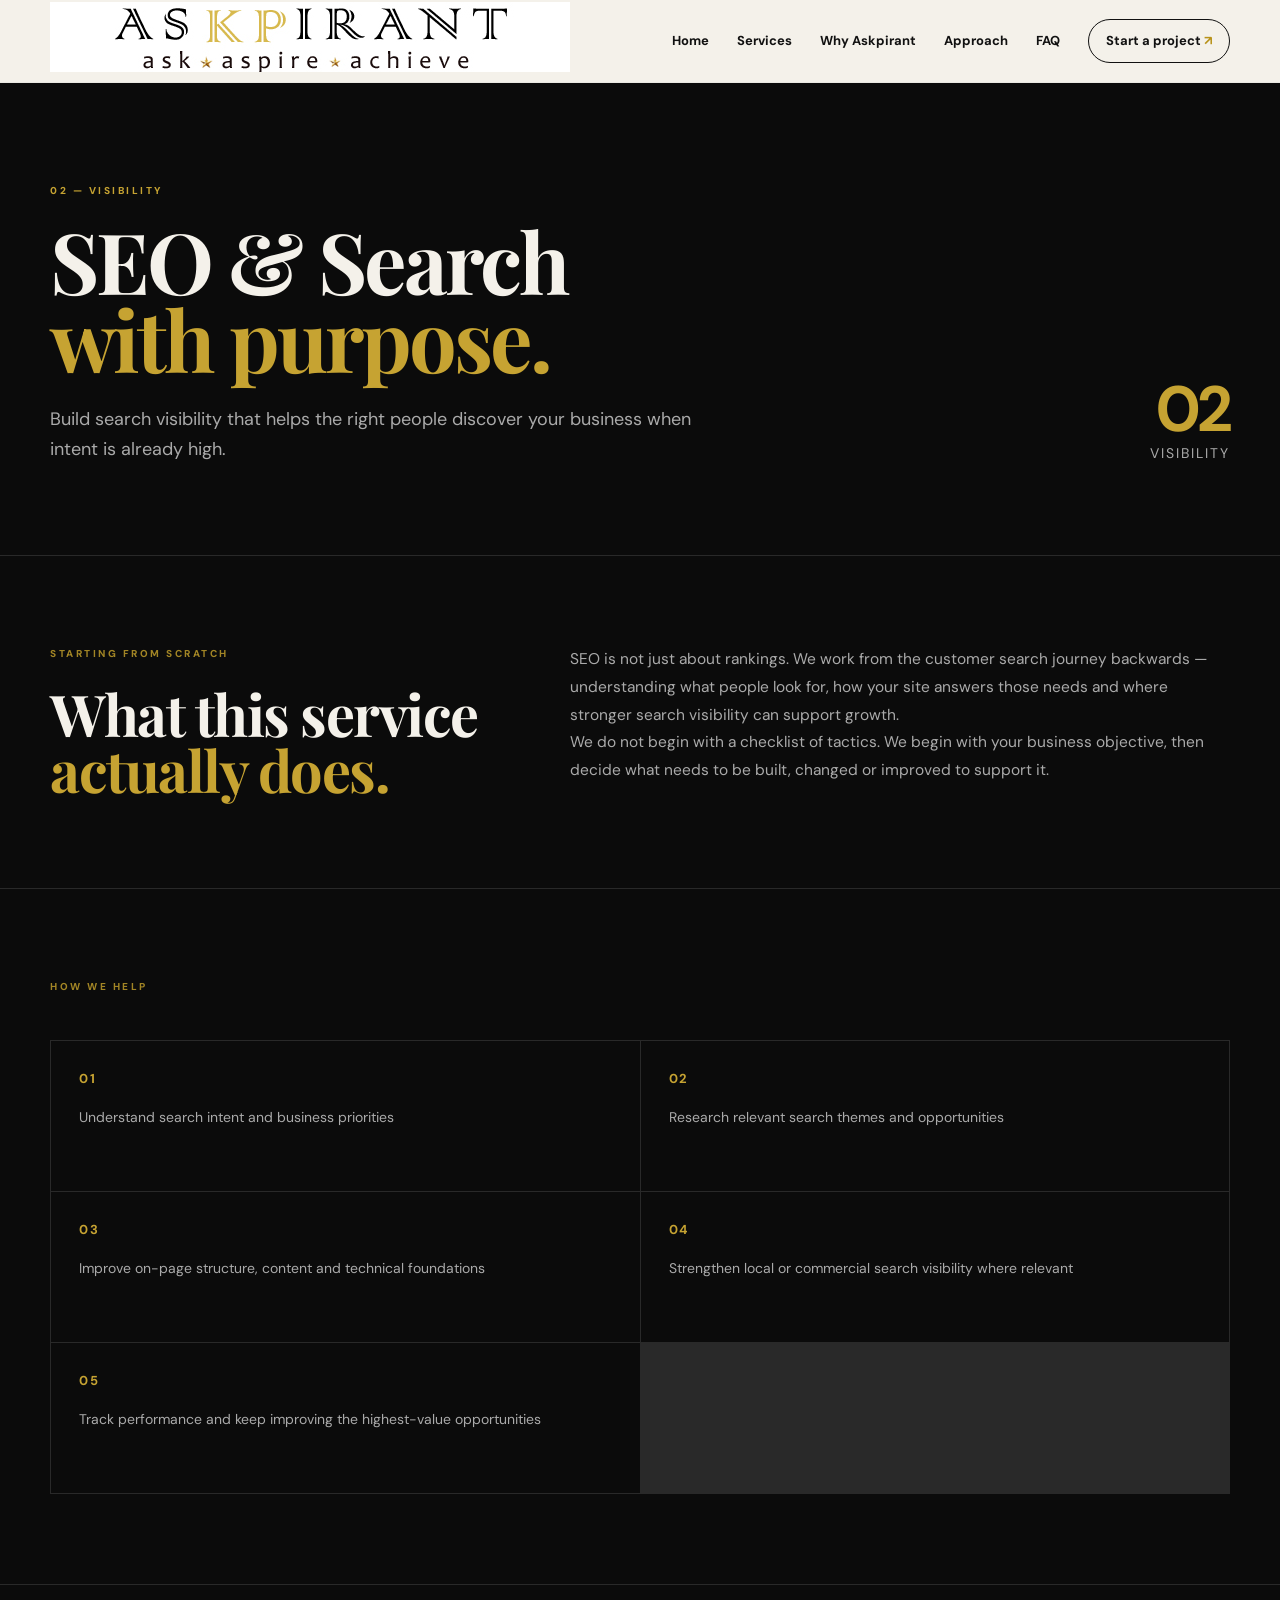
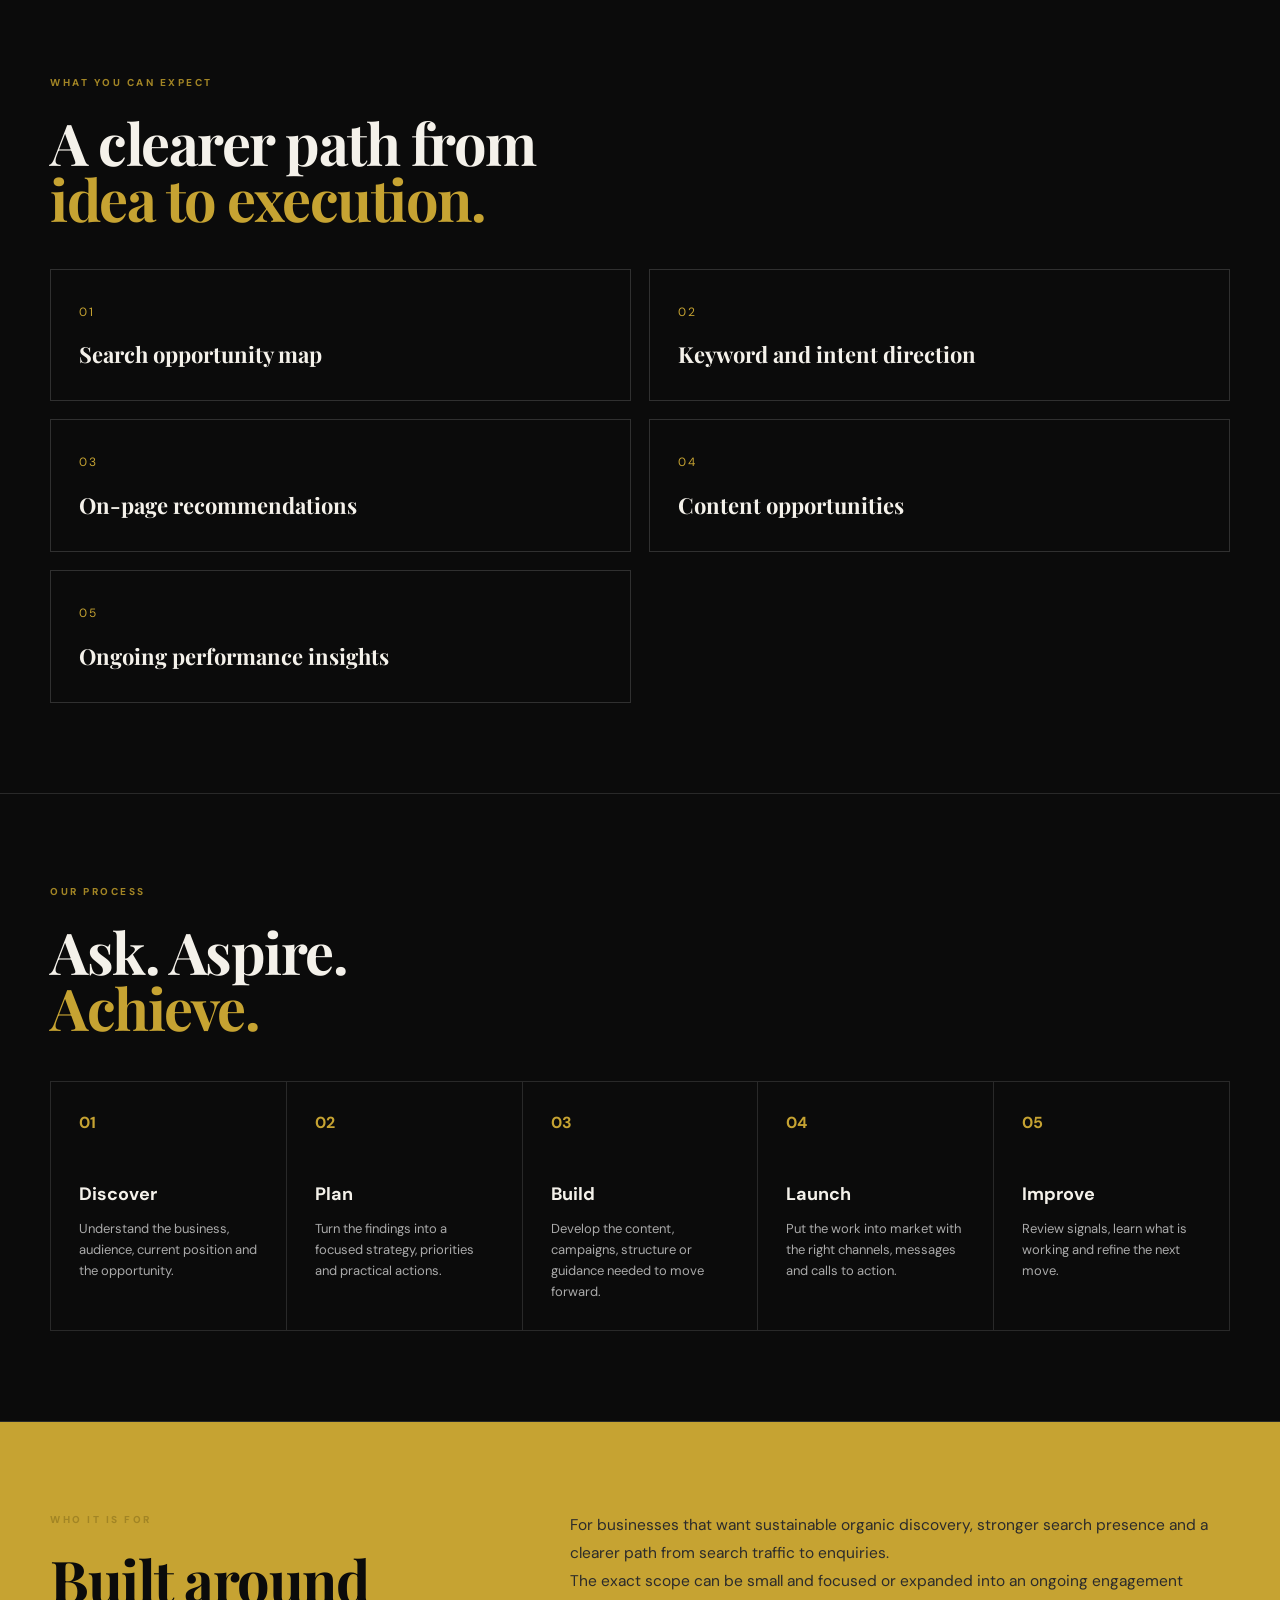
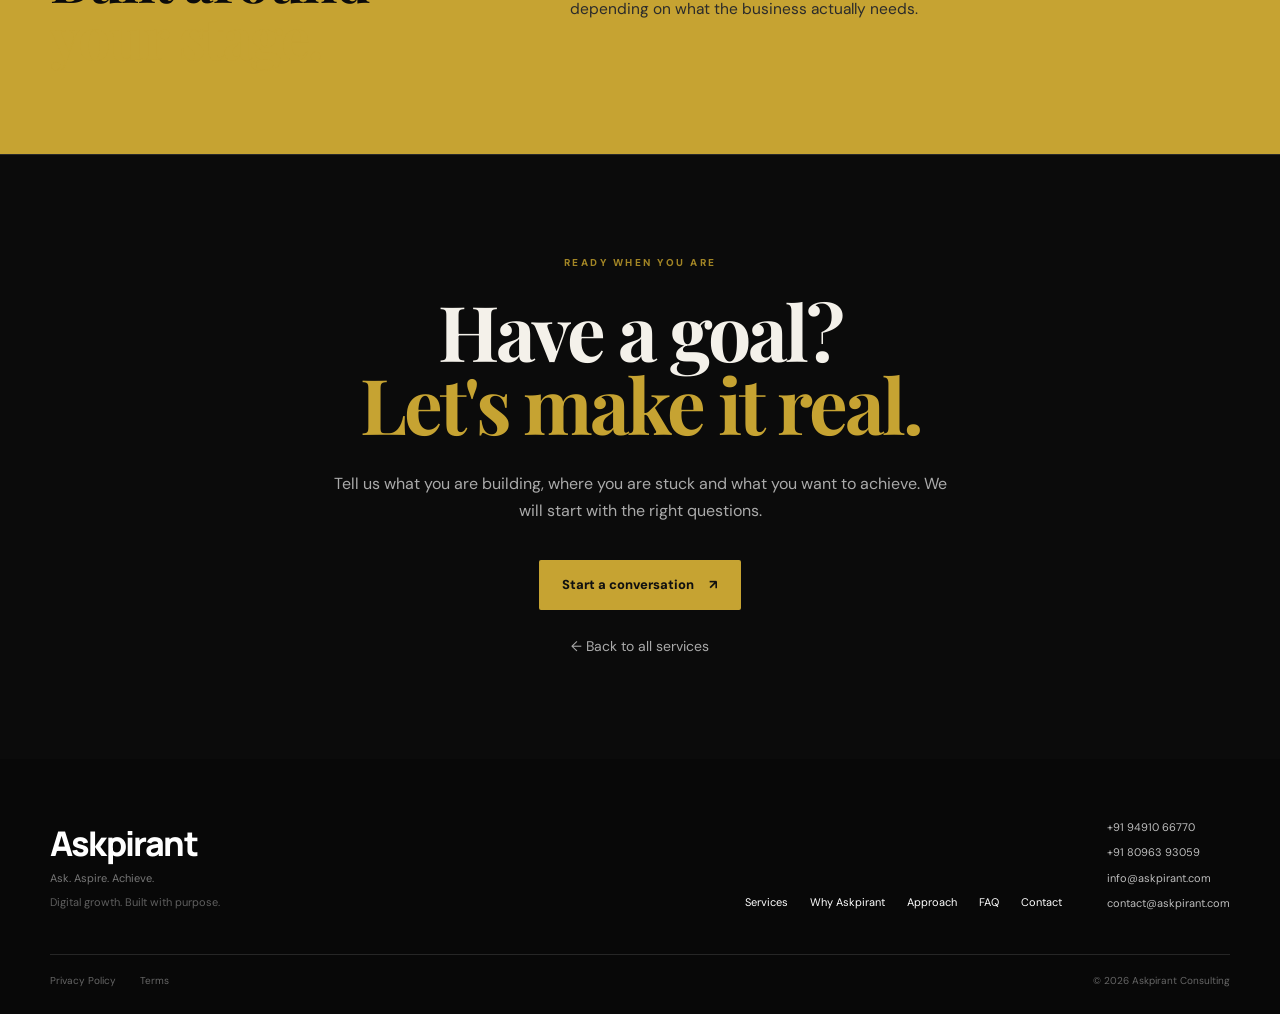
<file: seo-search.html>
<!DOCTYPE html><html lang="en"><head><meta charset="UTF-8"><meta name="viewport" content="width=device-width, initial-scale=1.0"><meta name="description" content="Askpirant Consulting — SEO &amp; Search services, strategy and execution."><title>SEO &amp; Search — Askpirant Consulting</title><link rel="icon" href="logo.jpg"><link rel="preconnect" href="https://fonts.googleapis.com"><link rel="preconnect" href="https://fonts.gstatic.com" crossorigin><link href="https://fonts.googleapis.com/css2?family=DM+Sans:wght@400;500;600;700;800&family=Manrope:wght@600;700;800&family=Playfair+Display:wght@600;700&display=swap" rel="stylesheet"><link rel="stylesheet" href="style.css"></head><body class="service-page"><header class="nav-wrap">
<nav class="nav container">
<a class="brand" href="/#home" aria-label="Askpirant home"><img src="header-logo.jpg" alt="Askpirant Consulting"></a>
<button class="menu-btn" aria-label="Open menu" aria-expanded="false">☰</button>
<div class="nav-links">
<a href="/#home">Home</a><a href="/#services">Services</a><a href="/#why">Why Askpirant</a><a href="/#approach">Approach</a><a href="/#faq">FAQ</a><a href="/#contact" class="nav-cta">Start a project <span>↗</span></a>
</div>
</nav>
</header><main><section class="service-hero"><div class="container service-hero-grid"><div><div class="eyebrow">02 — VISIBILITY</div><h1>SEO & Search<br><span>with purpose.</span></h1><p class="service-lead">Build search visibility that helps the right people discover your business when intent is already high.</p></div><div class="service-index"><strong>02</strong>Visibility</div></div></section><section class="service-section"><div class="container service-two"><div><div class="eyebrow">STARTING FROM SCRATCH</div><h2>What this service<br><span>actually does.</span></h2></div><div><p>SEO is not just about rankings. We work from the customer search journey backwards — understanding what people look for, how your site answers those needs and where stronger search visibility can support growth.</p><p>We do not begin with a checklist of tactics. We begin with your business objective, then decide what needs to be built, changed or improved to support it.</p></div></div></section><section class="service-section"><div class="container"><div class="eyebrow">HOW WE HELP</div><div class="service-list"><div><b>01</b><p>Understand search intent and business priorities</p></div><div><b>02</b><p>Research relevant search themes and opportunities</p></div><div><b>03</b><p>Improve on-page structure, content and technical foundations</p></div><div><b>04</b><p>Strengthen local or commercial search visibility where relevant</p></div><div><b>05</b><p>Track performance and keep improving the highest-value opportunities</p></div></div></div></section><section class="service-section"><div class="container"><div class="eyebrow">WHAT YOU CAN EXPECT</div><h2>A clearer path from<br><span>idea to execution.</span></h2><div class="service-deliverables"><div class="service-deliverable"><span>01</span><h3>Search opportunity map</h3></div><div class="service-deliverable"><span>02</span><h3>Keyword and intent direction</h3></div><div class="service-deliverable"><span>03</span><h3>On-page recommendations</h3></div><div class="service-deliverable"><span>04</span><h3>Content opportunities</h3></div><div class="service-deliverable"><span>05</span><h3>Ongoing performance insights</h3></div></div></div></section><section class="service-section"><div class="container"><div class="eyebrow">OUR PROCESS</div><h2>Ask. Aspire.<br><span>Achieve.</span></h2><div class="service-steps"><div class="service-step"><span class="num">01</span><h3>Discover</h3><p>Understand the business, audience, current position and the opportunity.</p></div><div class="service-step"><span class="num">02</span><h3>Plan</h3><p>Turn the findings into a focused strategy, priorities and practical actions.</p></div><div class="service-step"><span class="num">03</span><h3>Build</h3><p>Develop the content, campaigns, structure or guidance needed to move forward.</p></div><div class="service-step"><span class="num">04</span><h3>Launch</h3><p>Put the work into market with the right channels, messages and calls to action.</p></div><div class="service-step"><span class="num">05</span><h3>Improve</h3><p>Review signals, learn what is working and refine the next move.</p></div></div></div></section><section class="service-section service-audience"><div class="container service-two"><div><div class="eyebrow">WHO IT IS FOR</div><h2>Built around<br><span>your stage.</span></h2></div><div><p>For businesses that want sustainable organic discovery, stronger search presence and a clearer path from search traffic to enquiries.</p><p>The exact scope can be small and focused or expanded into an ongoing engagement depending on what the business actually needs.</p></div></div></section><section class="service-cta"><div class="container"><div class="eyebrow">READY WHEN YOU ARE</div><h2>Have a goal?<br><span>Let's make it real.</span></h2><p>Tell us what you are building, where you are stuck and what you want to achieve. We will start with the right questions.</p><a href="/#contact" class="btn gold">Start a conversation <span>↗</span></a><br><a href="/#services" class="service-back">← Back to all services</a></div></section></main><footer>
<div class="container footer">
<div class="footer-brand">
<div class="footer-wordmark">Askpirant</div>
<p>Ask. Aspire. Achieve.</p>
<p class="footer-tagline">Digital growth. Built with purpose.</p>
</div>
<div class="footer-links">
<a href="/#services">Services</a><a href="/#why">Why Askpirant</a><a href="/#approach">Approach</a><a href="/#faq">FAQ</a><a href="/#contact">Contact</a>
</div>
<div class="footer-contact">
<a href="tel:+919491066770">+91 94910 66770</a>
<a href="tel:+918096393059">+91 80963 93059</a>
<a href="mailto:info@askpirant.com">info@askpirant.com</a><a href="mailto:contact@askpirant.com">contact@askpirant.com</a>
</div>
</div>
<div class="container legal"><a href="privacy.html">Privacy Policy</a><a href="terms.html">Terms</a><span>© <span id="year"></span> Askpirant Consulting</span></div>
</footer><script src="script.js"></script></body></html>
</file>
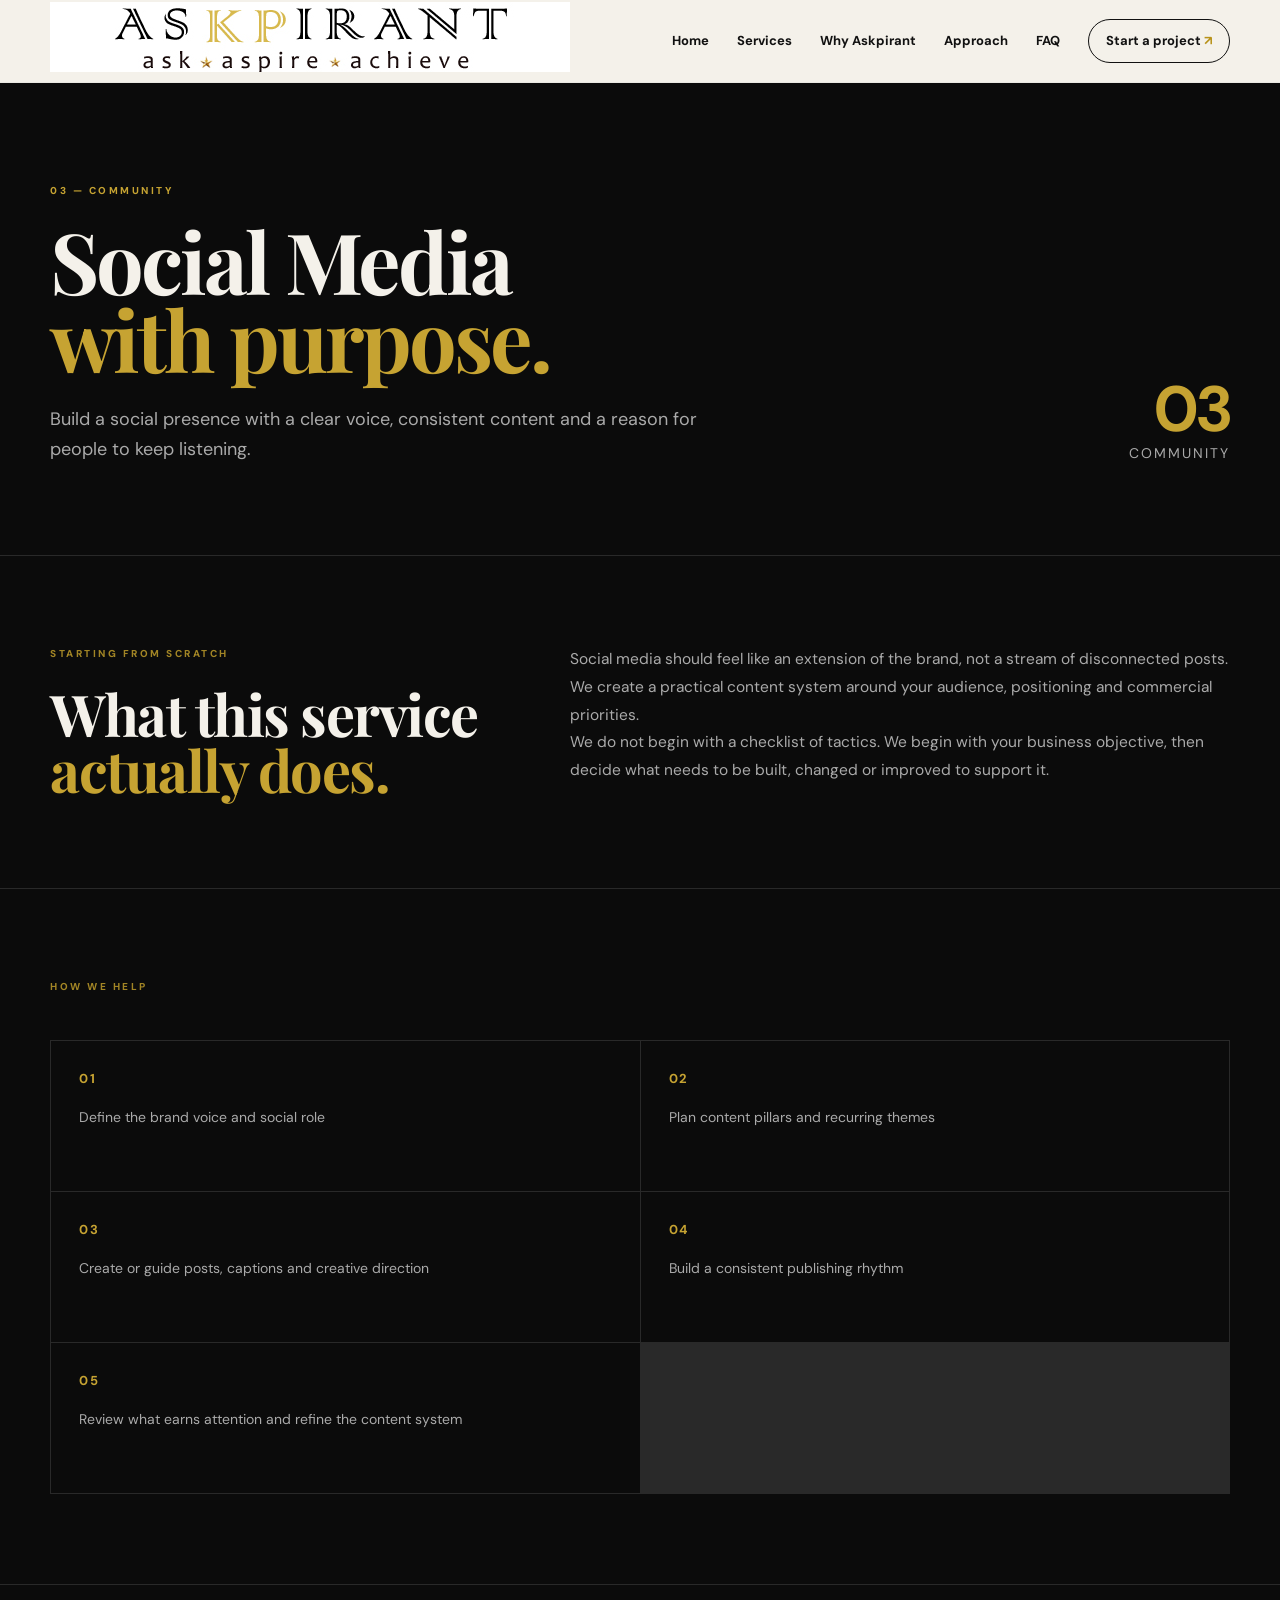
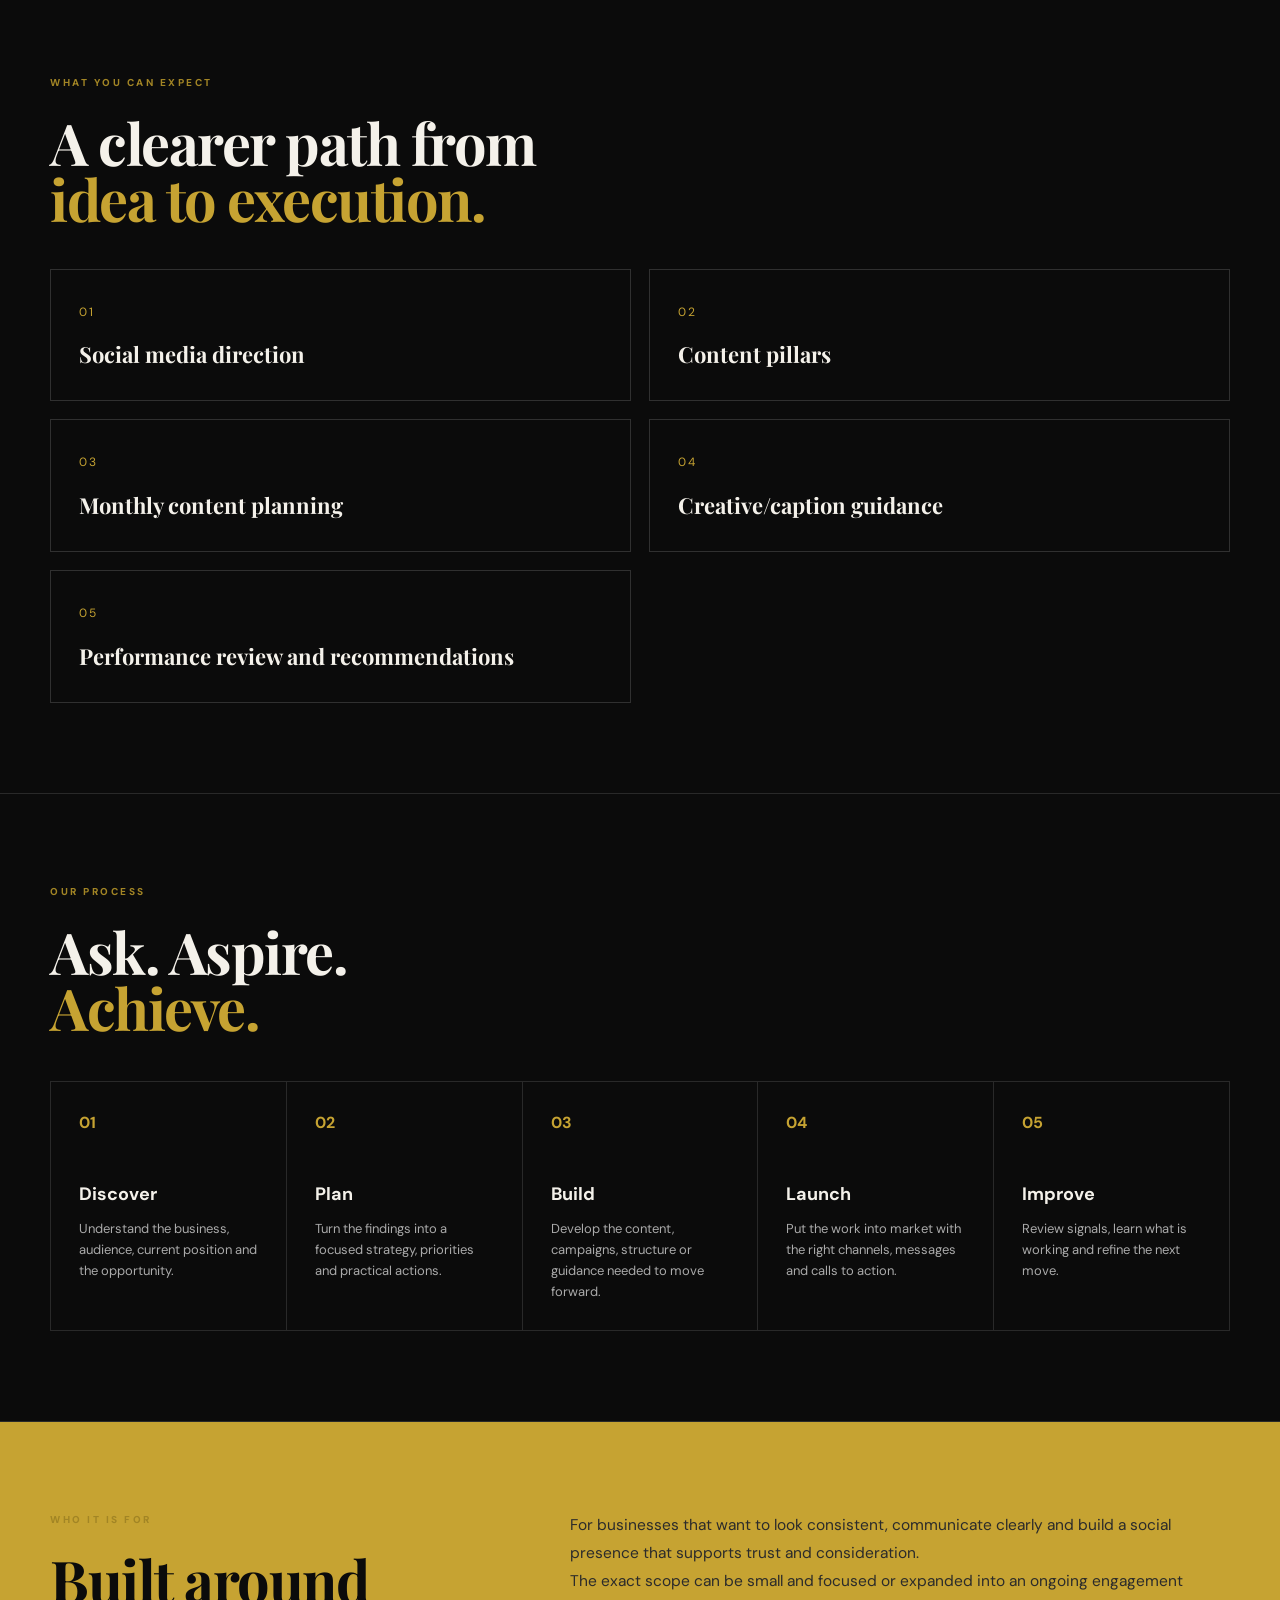
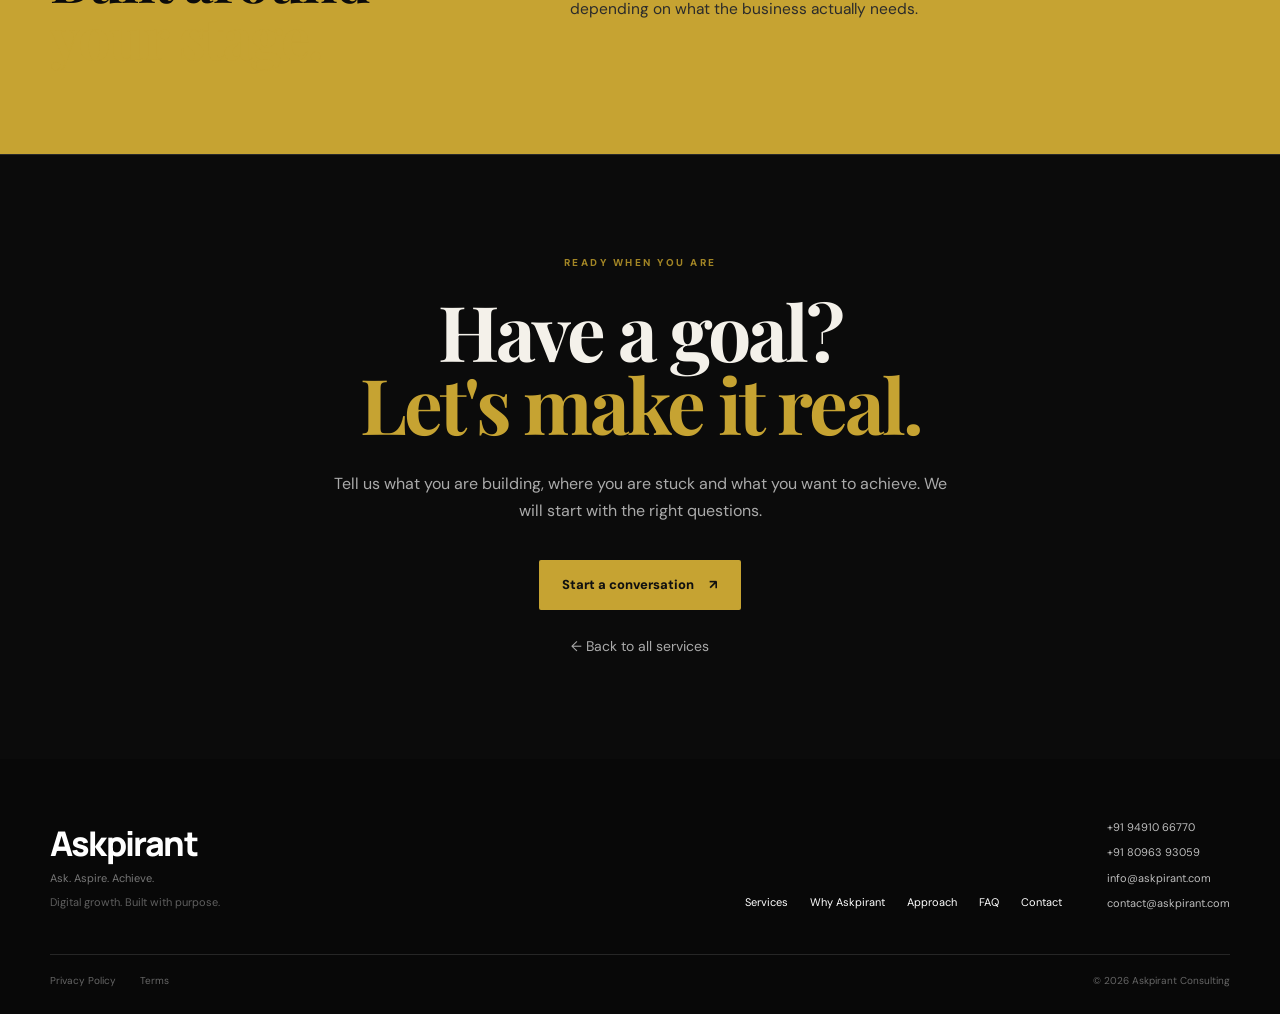
<file: social-media.html>
<!DOCTYPE html><html lang="en"><head><meta charset="UTF-8"><meta name="viewport" content="width=device-width, initial-scale=1.0"><meta name="description" content="Askpirant Consulting — Social Media services, strategy and execution."><title>Social Media — Askpirant Consulting</title><link rel="icon" href="logo.jpg"><link rel="preconnect" href="https://fonts.googleapis.com"><link rel="preconnect" href="https://fonts.gstatic.com" crossorigin><link href="https://fonts.googleapis.com/css2?family=DM+Sans:wght@400;500;600;700;800&family=Manrope:wght@600;700;800&family=Playfair+Display:wght@600;700&display=swap" rel="stylesheet"><link rel="stylesheet" href="style.css"></head><body class="service-page"><header class="nav-wrap">
<nav class="nav container">
<a class="brand" href="/#home" aria-label="Askpirant home"><img src="header-logo.jpg" alt="Askpirant Consulting"></a>
<button class="menu-btn" aria-label="Open menu" aria-expanded="false">☰</button>
<div class="nav-links">
<a href="/#home">Home</a><a href="/#services">Services</a><a href="/#why">Why Askpirant</a><a href="/#approach">Approach</a><a href="/#faq">FAQ</a><a href="/#contact" class="nav-cta">Start a project <span>↗</span></a>
</div>
</nav>
</header><main><section class="service-hero"><div class="container service-hero-grid"><div><div class="eyebrow">03 — COMMUNITY</div><h1>Social Media<br><span>with purpose.</span></h1><p class="service-lead">Build a social presence with a clear voice, consistent content and a reason for people to keep listening.</p></div><div class="service-index"><strong>03</strong>Community</div></div></section><section class="service-section"><div class="container service-two"><div><div class="eyebrow">STARTING FROM SCRATCH</div><h2>What this service<br><span>actually does.</span></h2></div><div><p>Social media should feel like an extension of the brand, not a stream of disconnected posts. We create a practical content system around your audience, positioning and commercial priorities.</p><p>We do not begin with a checklist of tactics. We begin with your business objective, then decide what needs to be built, changed or improved to support it.</p></div></div></section><section class="service-section"><div class="container"><div class="eyebrow">HOW WE HELP</div><div class="service-list"><div><b>01</b><p>Define the brand voice and social role</p></div><div><b>02</b><p>Plan content pillars and recurring themes</p></div><div><b>03</b><p>Create or guide posts, captions and creative direction</p></div><div><b>04</b><p>Build a consistent publishing rhythm</p></div><div><b>05</b><p>Review what earns attention and refine the content system</p></div></div></div></section><section class="service-section"><div class="container"><div class="eyebrow">WHAT YOU CAN EXPECT</div><h2>A clearer path from<br><span>idea to execution.</span></h2><div class="service-deliverables"><div class="service-deliverable"><span>01</span><h3>Social media direction</h3></div><div class="service-deliverable"><span>02</span><h3>Content pillars</h3></div><div class="service-deliverable"><span>03</span><h3>Monthly content planning</h3></div><div class="service-deliverable"><span>04</span><h3>Creative/caption guidance</h3></div><div class="service-deliverable"><span>05</span><h3>Performance review and recommendations</h3></div></div></div></section><section class="service-section"><div class="container"><div class="eyebrow">OUR PROCESS</div><h2>Ask. Aspire.<br><span>Achieve.</span></h2><div class="service-steps"><div class="service-step"><span class="num">01</span><h3>Discover</h3><p>Understand the business, audience, current position and the opportunity.</p></div><div class="service-step"><span class="num">02</span><h3>Plan</h3><p>Turn the findings into a focused strategy, priorities and practical actions.</p></div><div class="service-step"><span class="num">03</span><h3>Build</h3><p>Develop the content, campaigns, structure or guidance needed to move forward.</p></div><div class="service-step"><span class="num">04</span><h3>Launch</h3><p>Put the work into market with the right channels, messages and calls to action.</p></div><div class="service-step"><span class="num">05</span><h3>Improve</h3><p>Review signals, learn what is working and refine the next move.</p></div></div></div></section><section class="service-section service-audience"><div class="container service-two"><div><div class="eyebrow">WHO IT IS FOR</div><h2>Built around<br><span>your stage.</span></h2></div><div><p>For businesses that want to look consistent, communicate clearly and build a social presence that supports trust and consideration.</p><p>The exact scope can be small and focused or expanded into an ongoing engagement depending on what the business actually needs.</p></div></div></section><section class="service-cta"><div class="container"><div class="eyebrow">READY WHEN YOU ARE</div><h2>Have a goal?<br><span>Let's make it real.</span></h2><p>Tell us what you are building, where you are stuck and what you want to achieve. We will start with the right questions.</p><a href="/#contact" class="btn gold">Start a conversation <span>↗</span></a><br><a href="/#services" class="service-back">← Back to all services</a></div></section></main><footer>
<div class="container footer">
<div class="footer-brand">
<div class="footer-wordmark">Askpirant</div>
<p>Ask. Aspire. Achieve.</p>
<p class="footer-tagline">Digital growth. Built with purpose.</p>
</div>
<div class="footer-links">
<a href="/#services">Services</a><a href="/#why">Why Askpirant</a><a href="/#approach">Approach</a><a href="/#faq">FAQ</a><a href="/#contact">Contact</a>
</div>
<div class="footer-contact">
<a href="tel:+919491066770">+91 94910 66770</a>
<a href="tel:+918096393059">+91 80963 93059</a>
<a href="mailto:info@askpirant.com">info@askpirant.com</a><a href="mailto:contact@askpirant.com">contact@askpirant.com</a>
</div>
</div>
<div class="container legal"><a href="privacy.html">Privacy Policy</a><a href="terms.html">Terms</a><span>© <span id="year"></span> Askpirant Consulting</span></div>
</footer><script src="script.js"></script></body></html>
</file>
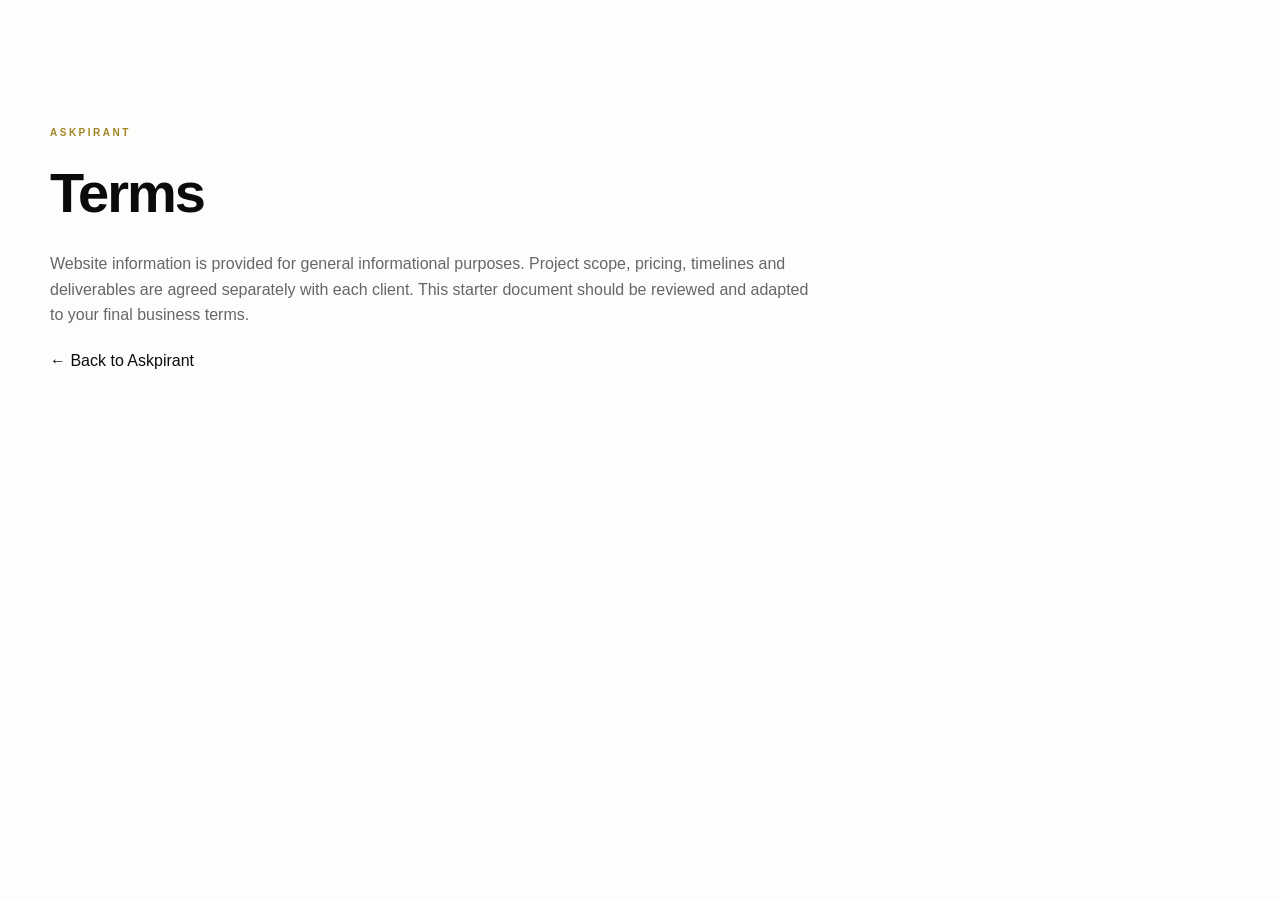
<file: terms.html>
<!doctype html><html lang="en"><head><meta charset="utf-8"><meta name="viewport" content="width=device-width,initial-scale=1"><title>Terms — Askpirant</title><link rel="stylesheet" href="style.css"></head><body><main class="section"><div class="container"><div class="eyebrow">ASKPIRANT</div><h1 style="font-family:Manrope,sans-serif;font-size:56px;letter-spacing:-2px">Terms</h1><p style="margin-top:30px;max-width:760px;color:#666">Website information is provided for general informational purposes. Project scope, pricing, timelines and deliverables are agreed separately with each client. This starter document should be reviewed and adapted to your final business terms.</p><p style="margin-top:20px"><a href="index.html">← Back to Askpirant</a></p></div></main></body></html>
</file>
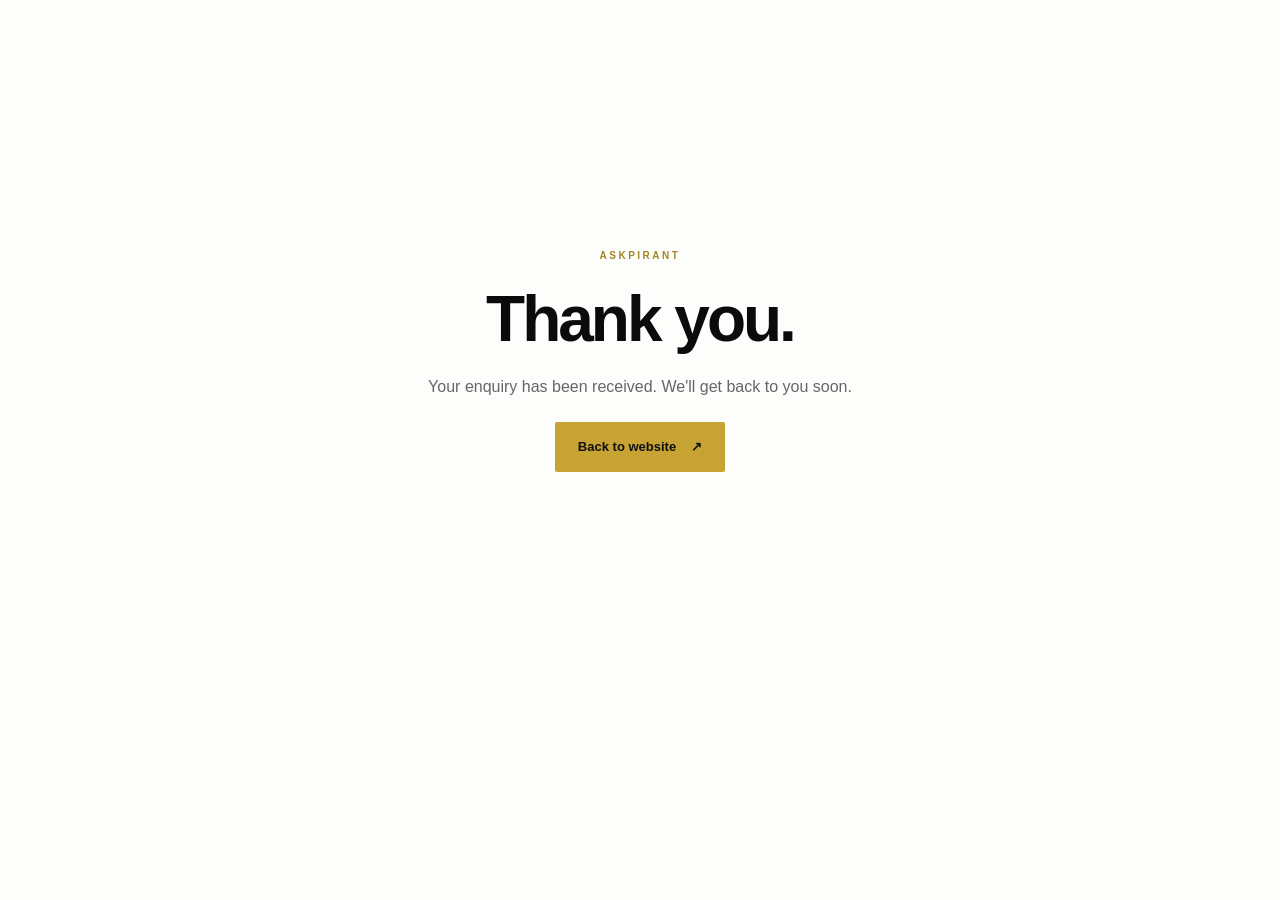
<file: thank-you.html>
<!doctype html><html lang="en"><head><meta charset="utf-8"><meta name="viewport" content="width=device-width,initial-scale=1"><title>Thank you — Askpirant</title><link rel="stylesheet" href="style.css"></head><body><main class="section" style="min-height:80vh;display:grid;place-items:center;text-align:center"><div><div class="eyebrow">ASKPIRANT</div><h1 style="font-family:Manrope,sans-serif;font-size:64px;letter-spacing:-3px">Thank you.</h1><p style="margin:22px auto;color:#666;max-width:520px">Your enquiry has been received. We'll get back to you soon.</p><a class="btn gold" href="index.html">Back to website <span>↗</span></a></div></main></body></html>
</file>
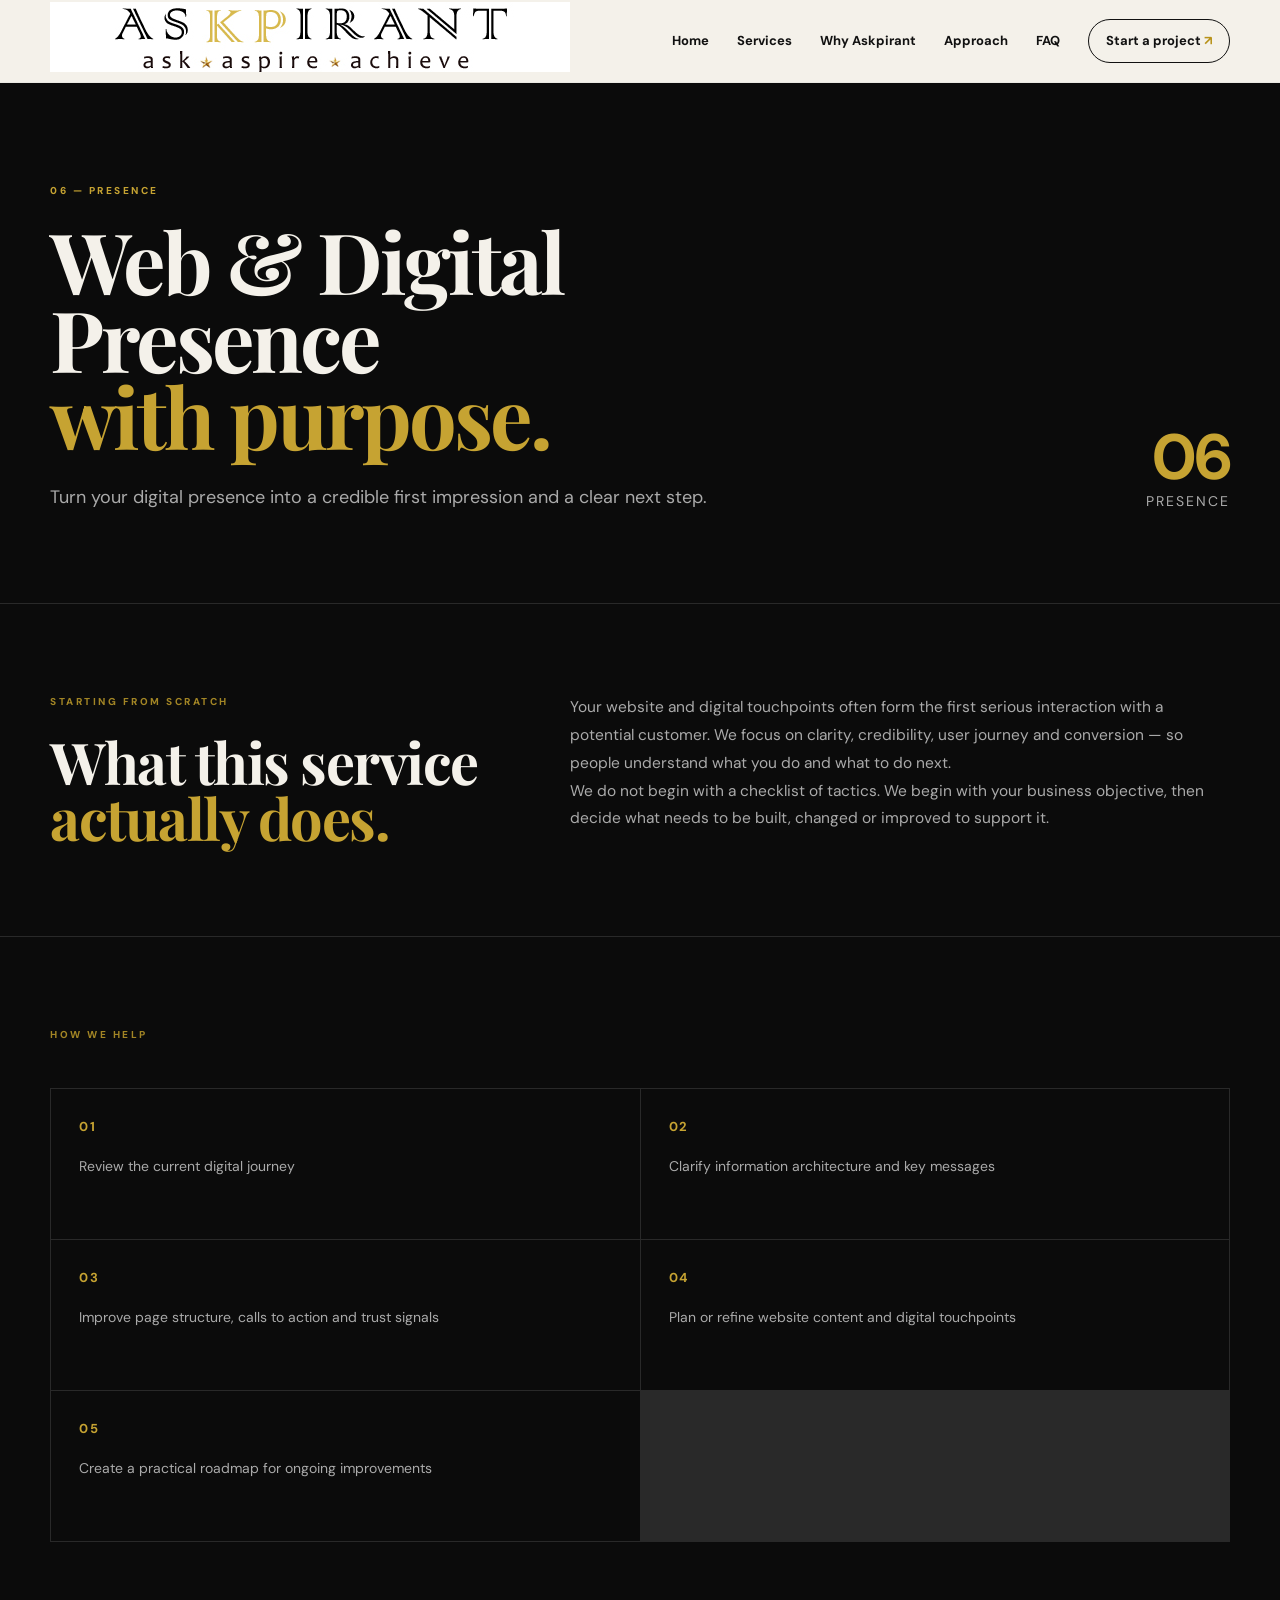
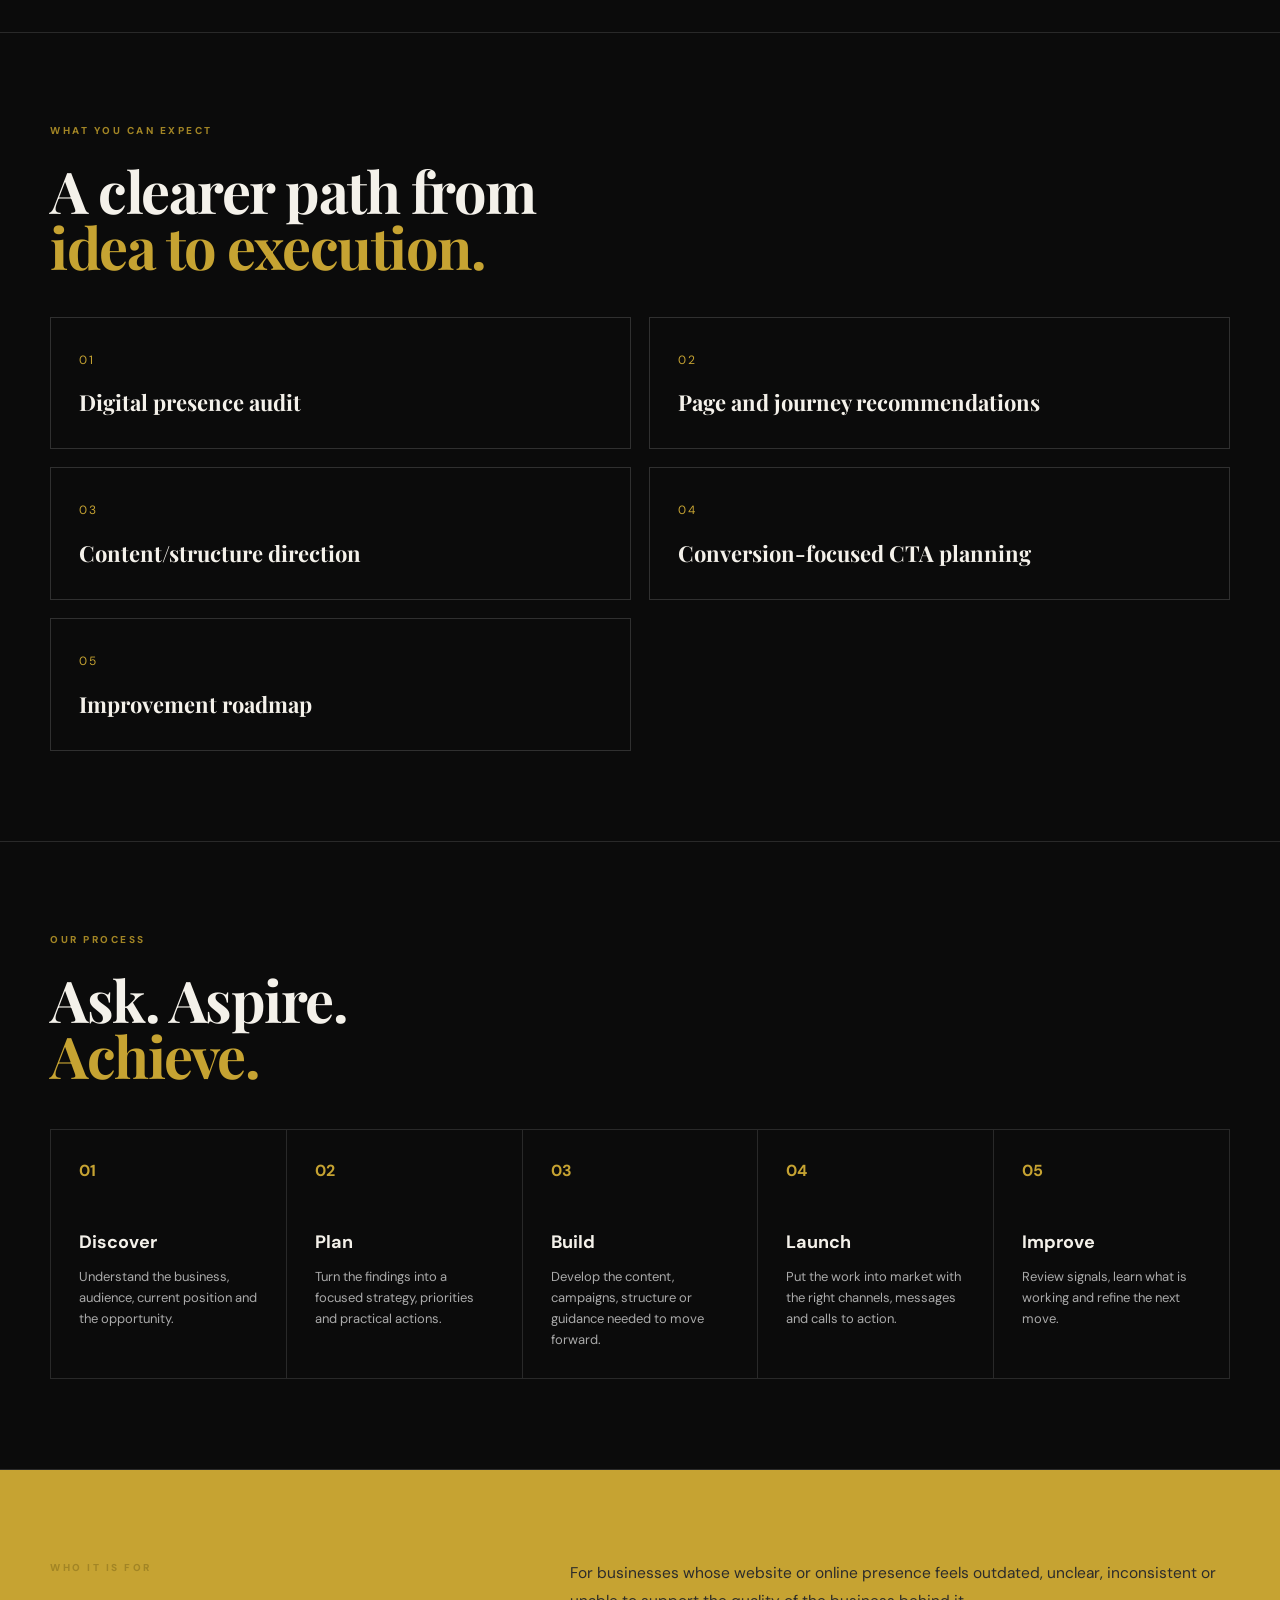
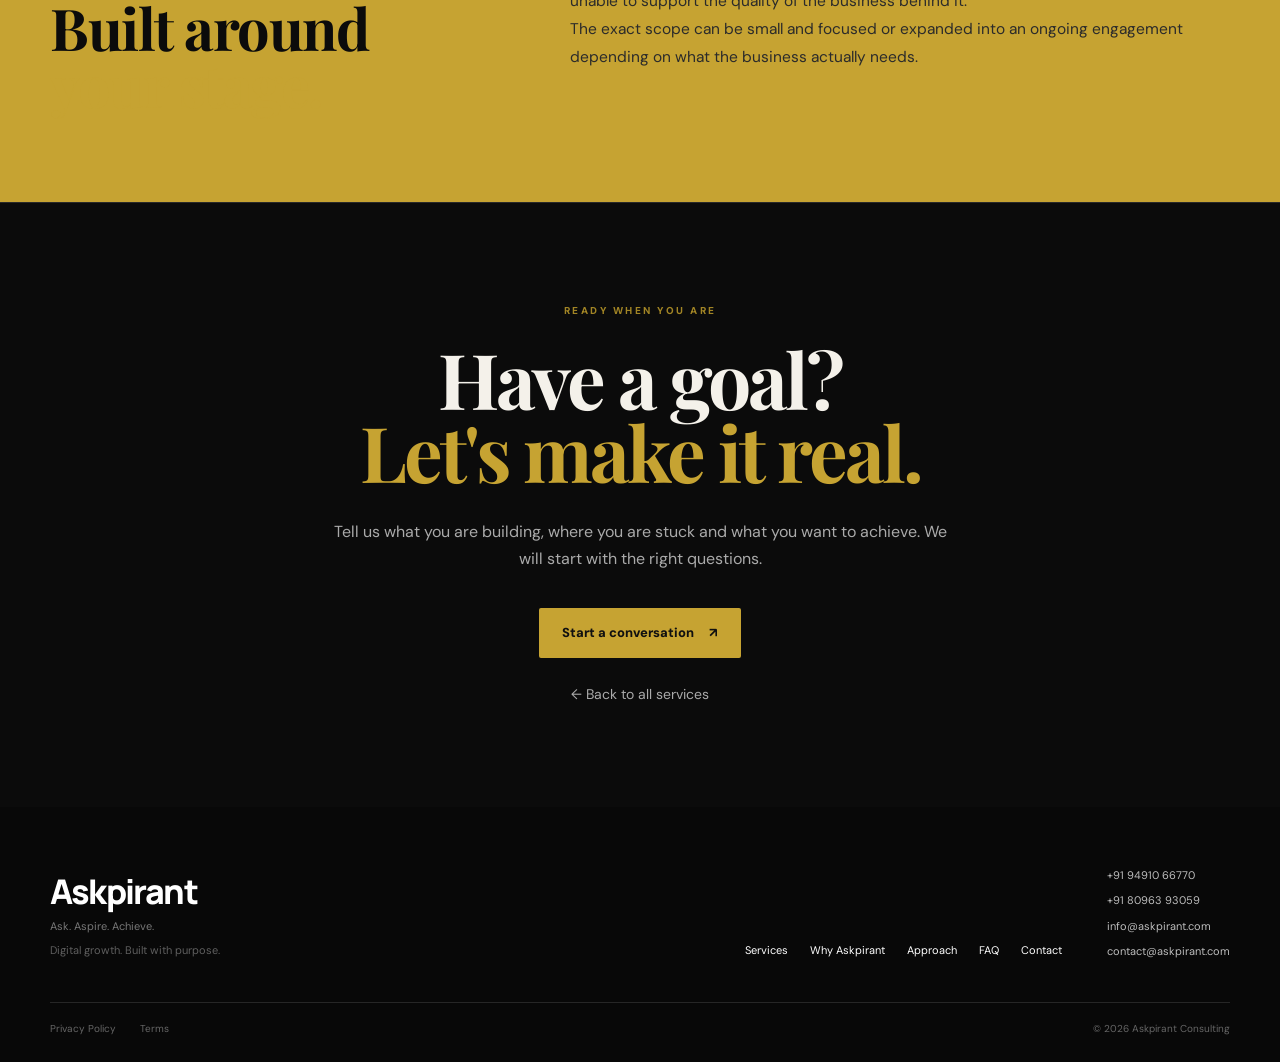
<file: web-digital-presence.html>
<!DOCTYPE html><html lang="en"><head><meta charset="UTF-8"><meta name="viewport" content="width=device-width, initial-scale=1.0"><meta name="description" content="Askpirant Consulting — Web &amp; Digital Presence services, strategy and execution."><title>Web &amp; Digital Presence — Askpirant Consulting</title><link rel="icon" href="logo.jpg"><link rel="preconnect" href="https://fonts.googleapis.com"><link rel="preconnect" href="https://fonts.gstatic.com" crossorigin><link href="https://fonts.googleapis.com/css2?family=DM+Sans:wght@400;500;600;700;800&family=Manrope:wght@600;700;800&family=Playfair+Display:wght@600;700&display=swap" rel="stylesheet"><link rel="stylesheet" href="style.css"></head><body class="service-page"><header class="nav-wrap">
<nav class="nav container">
<a class="brand" href="/#home" aria-label="Askpirant home"><img src="header-logo.jpg" alt="Askpirant Consulting"></a>
<button class="menu-btn" aria-label="Open menu" aria-expanded="false">☰</button>
<div class="nav-links">
<a href="/#home">Home</a><a href="/#services">Services</a><a href="/#why">Why Askpirant</a><a href="/#approach">Approach</a><a href="/#faq">FAQ</a><a href="/#contact" class="nav-cta">Start a project <span>↗</span></a>
</div>
</nav>
</header><main><section class="service-hero"><div class="container service-hero-grid"><div><div class="eyebrow">06 — PRESENCE</div><h1>Web & Digital Presence<br><span>with purpose.</span></h1><p class="service-lead">Turn your digital presence into a credible first impression and a clear next step.</p></div><div class="service-index"><strong>06</strong>Presence</div></div></section><section class="service-section"><div class="container service-two"><div><div class="eyebrow">STARTING FROM SCRATCH</div><h2>What this service<br><span>actually does.</span></h2></div><div><p>Your website and digital touchpoints often form the first serious interaction with a potential customer. We focus on clarity, credibility, user journey and conversion — so people understand what you do and what to do next.</p><p>We do not begin with a checklist of tactics. We begin with your business objective, then decide what needs to be built, changed or improved to support it.</p></div></div></section><section class="service-section"><div class="container"><div class="eyebrow">HOW WE HELP</div><div class="service-list"><div><b>01</b><p>Review the current digital journey</p></div><div><b>02</b><p>Clarify information architecture and key messages</p></div><div><b>03</b><p>Improve page structure, calls to action and trust signals</p></div><div><b>04</b><p>Plan or refine website content and digital touchpoints</p></div><div><b>05</b><p>Create a practical roadmap for ongoing improvements</p></div></div></div></section><section class="service-section"><div class="container"><div class="eyebrow">WHAT YOU CAN EXPECT</div><h2>A clearer path from<br><span>idea to execution.</span></h2><div class="service-deliverables"><div class="service-deliverable"><span>01</span><h3>Digital presence audit</h3></div><div class="service-deliverable"><span>02</span><h3>Page and journey recommendations</h3></div><div class="service-deliverable"><span>03</span><h3>Content/structure direction</h3></div><div class="service-deliverable"><span>04</span><h3>Conversion-focused CTA planning</h3></div><div class="service-deliverable"><span>05</span><h3>Improvement roadmap</h3></div></div></div></section><section class="service-section"><div class="container"><div class="eyebrow">OUR PROCESS</div><h2>Ask. Aspire.<br><span>Achieve.</span></h2><div class="service-steps"><div class="service-step"><span class="num">01</span><h3>Discover</h3><p>Understand the business, audience, current position and the opportunity.</p></div><div class="service-step"><span class="num">02</span><h3>Plan</h3><p>Turn the findings into a focused strategy, priorities and practical actions.</p></div><div class="service-step"><span class="num">03</span><h3>Build</h3><p>Develop the content, campaigns, structure or guidance needed to move forward.</p></div><div class="service-step"><span class="num">04</span><h3>Launch</h3><p>Put the work into market with the right channels, messages and calls to action.</p></div><div class="service-step"><span class="num">05</span><h3>Improve</h3><p>Review signals, learn what is working and refine the next move.</p></div></div></div></section><section class="service-section service-audience"><div class="container service-two"><div><div class="eyebrow">WHO IT IS FOR</div><h2>Built around<br><span>your stage.</span></h2></div><div><p>For businesses whose website or online presence feels outdated, unclear, inconsistent or unable to support the quality of the business behind it.</p><p>The exact scope can be small and focused or expanded into an ongoing engagement depending on what the business actually needs.</p></div></div></section><section class="service-cta"><div class="container"><div class="eyebrow">READY WHEN YOU ARE</div><h2>Have a goal?<br><span>Let's make it real.</span></h2><p>Tell us what you are building, where you are stuck and what you want to achieve. We will start with the right questions.</p><a href="/#contact" class="btn gold">Start a conversation <span>↗</span></a><br><a href="/#services" class="service-back">← Back to all services</a></div></section></main><footer>
<div class="container footer">
<div class="footer-brand">
<div class="footer-wordmark">Askpirant</div>
<p>Ask. Aspire. Achieve.</p>
<p class="footer-tagline">Digital growth. Built with purpose.</p>
</div>
<div class="footer-links">
<a href="/#services">Services</a><a href="/#why">Why Askpirant</a><a href="/#approach">Approach</a><a href="/#faq">FAQ</a><a href="/#contact">Contact</a>
</div>
<div class="footer-contact">
<a href="tel:+919491066770">+91 94910 66770</a>
<a href="tel:+918096393059">+91 80963 93059</a>
<a href="mailto:info@askpirant.com">info@askpirant.com</a><a href="mailto:contact@askpirant.com">contact@askpirant.com</a>
</div>
</div>
<div class="container legal"><a href="privacy.html">Privacy Policy</a><a href="terms.html">Terms</a><span>© <span id="year"></span> Askpirant Consulting</span></div>
</footer><script src="script.js"></script></body></html>
</file>
<file: styles.css>
:root{--bg:#0c0c0d;--ink:#f6f4ee;--mut:#a9a69c;--gold:#d4af37;--line:rgba(255,255,255,.12);--lbg:#fff;--link:#141414;--lmut:#55524a;--r:14px;--ease:cubic-bezier(.2,.7,.2,1);--h:Manrope,system-ui,sans-serif;--b:"DM Sans",system-ui,sans-serif}
*{box-sizing:border-box;margin:0}html{scroll-behavior:smooth;scroll-padding-top:80px}
body{font:400 1rem/1.65 var(--b);background:var(--bg);color:var(--ink);-webkit-font-smoothing:antialiased}
a{color:inherit}img,svg{max-width:100%}
.wrap{width:min(1180px,100% - 40px);margin-inline:auto}.narrow{max-width:780px}
h1,h2,h3{font-family:var(--h);line-height:1.08;letter-spacing:-.02em}
h1{font-size:clamp(2.4rem,6.4vw,5rem);font-weight:800}
h2{font-size:clamp(2rem,4.4vw,3.4rem);font-weight:800;margin-bottom:2.2rem}
h3{font-size:1.15rem;font-weight:700}
.skip{position:absolute;left:-999px}.skip:focus{left:12px;top:12px;background:var(--gold);color:#000;padding:8px 14px;z-index:99;border-radius:8px}
:focus-visible{outline:2px solid var(--gold);outline-offset:3px}
.d{background:var(--bg);color:var(--ink)}.l{background:var(--lbg);color:var(--link)}.l p,.l li{color:var(--lmut)}
.sec{padding:clamp(4.5rem,10vw,8rem) 0}
.eyebrow{color:var(--gold);font:700 .8rem var(--h);letter-spacing:.18em;margin-bottom:1.4rem}
.lead,.sub{color:var(--mut);font-size:1.15rem;max-width:36rem;margin:1.5rem 0 2rem}.sub{margin-top:-1rem}
.btn{display:inline-block;padding:.95rem 1.6rem;border-radius:999px;font:700 .95rem var(--h);text-decoration:none;border:1px solid transparent;cursor:pointer;transition:transform .3s var(--ease),background .3s,border-color .3s}
.btn:hover{transform:translateY(-2px)}.btn.sm{padding:.6rem 1.1rem;font-size:.85rem}
.btn-gold{background:var(--gold);color:#111}.btn-gold:hover{background:#e2c25a}
.btn-ghost{border-color:var(--line);color:var(--ink)}.btn-ghost:hover{border-color:var(--gold)}
.cta{display:flex;gap:.8rem;flex-wrap:wrap}.cta.c{justify-content:center}
/* nav */
.nav{position:sticky;top:0;z-index:50;background:rgba(12,12,13,.7);backdrop-filter:blur(14px);-webkit-backdrop-filter:blur(14px);border-bottom:1px solid var(--line)}
.nav-in{display:flex;align-items:center;justify-content:space-between;height:72px}
.logo{display:inline-flex;align-items:center;gap:.6rem;font:800 1.15rem var(--h);text-decoration:none}
.logo img{display:block;height:clamp(30px,5vw,44px);width:auto}.mark{display:grid;place-items:center;width:30px;height:30px;border-radius:8px;background:var(--gold);color:#111;font-size:1rem}
.menu{display:flex;align-items:center;gap:1.7rem}.menu a:not(.btn){text-decoration:none;font-size:.92rem;color:var(--mut);transition:color .2s}.menu a:not(.btn):hover{color:var(--ink)}
.burger{display:none;background:none;border:0;width:44px;height:44px;position:relative;cursor:pointer}
.burger i{position:absolute;left:11px;right:11px;height:2px;background:var(--ink);transition:transform .35s var(--ease)}.burger i:first-child{top:18px}.burger i:last-child{top:25px}
.burger[aria-expanded=true] i:first-child{transform:translateY(3.5px) rotate(45deg)}.burger[aria-expanded=true] i:last-child{transform:translateY(-3.5px) rotate(-45deg)}
/* hero */
.hero{position:relative;overflow:hidden;padding:clamp(3.5rem,9vw,7rem) 0 clamp(4rem,8vw,6rem)}
.glow{position:absolute;width:700px;height:700px;right:-200px;top:-200px;background:radial-gradient(circle,rgba(212,175,55,.18),transparent 65%);animation:drift 18s ease-in-out infinite alternate}
@keyframes drift{to{transform:translate(-80px,60px)}}
.hero-in{position:relative;display:grid;grid-template-columns:1.15fr .85fr;gap:3rem;align-items:center}
.climb svg{width:100%;height:auto;overflow:visible}.grid path{stroke:var(--line);stroke-width:1}
.line{fill:none;stroke:var(--gold);stroke-width:3;stroke-linecap:round;stroke-dasharray:1;stroke-dashoffset:1;animation:draw 2.2s .3s var(--ease) forwards}
@keyframes draw{to{stroke-dashoffset:0}}
.node{opacity:0;animation:pop .6s var(--ease) forwards}.node circle{fill:var(--bg);stroke:var(--gold);stroke-width:3}.node text{fill:var(--ink);font:700 15px var(--h)}
.n1{animation-delay:.3s}.n2{animation-delay:1.2s}.n3{animation-delay:2.2s}.n3 circle{fill:var(--gold)}
@keyframes pop{from{opacity:0;transform:translateY(8px)}to{opacity:1;transform:none}}
.strip{border-block:1px solid var(--line);padding:1.4rem 0}.strip ul{display:flex;flex-wrap:wrap;justify-content:space-between;gap:.8rem 2rem;list-style:none;padding:0;color:var(--mut);font:700 .95rem var(--h)}
.split{display:grid;grid-template-columns:1fr 1.2fr;gap:clamp(2rem,6vw,5rem);align-items:start}
.big{font:700 clamp(1.3rem,2.4vw,1.8rem)/1.35 var(--h);color:var(--link)!important;margin-bottom:1.2rem}
.ticks{list-style:none;padding:0;margin-top:1.8rem;display:grid;gap:.6rem}.ticks li{padding-left:1.6rem;position:relative;color:var(--link)}.ticks li:before{content:"";position:absolute;left:0;top:.7em;width:.9rem;height:2px;background:var(--gold)}
/* services */
.grid3{display:grid;grid-template-columns:repeat(auto-fill,minmax(260px,1fr));gap:1px;background:var(--line);border:1px solid var(--line);border-radius:var(--r);overflow:hidden}
.card{width:100%;border:0;text-align:left;font:inherit;color:inherit;cursor:pointer;display:flex;flex-direction:column;gap:.9rem;padding:2rem;background:var(--bg);text-decoration:none;position:relative;transition:background .35s}
.card:hover{background:#17160f}.card .n{color:var(--mut);font:700 .8rem var(--h)}
.ic{width:34px;height:34px;fill:none;stroke:var(--gold);stroke-width:1.6;stroke-linecap:round;stroke-linejoin:round}
.card p{color:var(--mut);font-size:.95rem;flex:1}.go{color:var(--gold);font:700 .9rem var(--h);transition:letter-spacing .3s}.go:after{content:" \2192"}.card:hover .go{letter-spacing:.06em}
/* approach */
.steps{list-style:none;padding:0;display:grid;grid-template-columns:repeat(5,1fr);gap:1.5rem;position:relative}
.steps:before{content:"";position:absolute;top:21px;left:0;right:0;height:2px;background:linear-gradient(90deg,var(--gold),rgba(212,175,55,.15))}
.steps li{position:relative;padding-top:3.4rem}.steps b{position:absolute;top:0;display:grid;place-items:center;width:44px;height:44px;border-radius:50%;background:#111;color:var(--gold);font:800 .9rem var(--h)}
.steps h3{margin-bottom:.5rem}
.why{display:grid;grid-template-columns:repeat(auto-fit,minmax(210px,1fr));gap:2rem}.why>div{border-top:2px solid var(--gold);padding-top:1.2rem}.why p{color:var(--mut);margin-top:.5rem}
.chips{display:flex;flex-wrap:wrap;gap:.8rem;list-style:none;padding:0}.chips li{padding:.8rem 1.4rem;border:1px solid #d9d6cc;border-radius:999px;font:700 1rem var(--h);color:var(--link);transition:background .3s,border-color .3s}.chips li:hover{background:#fbf6e4;border-color:var(--gold)}
.funnel{display:grid;gap:.6rem}.funnel div{width:var(--w);min-width:260px;max-width:100%;display:flex;justify-content:space-between;gap:1rem;padding:1.1rem 1.4rem;border-radius:10px;background:linear-gradient(90deg,rgba(212,175,55,.22),rgba(212,175,55,.05));border:1px solid rgba(212,175,55,.3)}
.funnel span{font:800 1.1rem var(--h)}.funnel em{color:var(--mut);font-style:normal;font-size:.9rem}
.cases{display:grid;grid-template-columns:repeat(auto-fit,minmax(280px,1fr));gap:1.5rem}
.case{border:1px dashed #cfcabb;border-radius:var(--r);padding:2rem}.case h3{margin-bottom:1.2rem}
.case dl{display:grid;grid-template-columns:auto 1fr;gap:.6rem 1rem}.case dt{font:700 .85rem var(--h);color:var(--link)}.case dd{border-bottom:1px solid #e6e2d6;min-height:1.3em}
details{border-bottom:1px solid var(--line)}summary{cursor:pointer;list-style:none;padding:1.3rem 2rem 1.3rem 0;font:700 1.1rem var(--h);position:relative}summary::-webkit-details-marker{display:none}
summary:after{content:"+";position:absolute;right:0;color:var(--gold);font-size:1.5rem;transition:transform .3s}details[open] summary:after{transform:rotate(45deg)}
details p{color:var(--mut);padding:0 2rem 1.3rem 0;animation:fade .4s var(--ease)}@keyframes fade{from{opacity:0;transform:translateY(-4px)}}
.final{text-align:center;padding:clamp(4rem,9vw,7rem) 0;background:radial-gradient(ellipse at center,rgba(212,175,55,.14),transparent 65%),var(--bg);border-top:1px solid var(--line)}.final .lead{margin-inline:auto}
.cinfo{display:grid;grid-template-columns:auto 1fr;gap:.7rem 1.2rem}.cinfo dt{color:var(--mut)}.cinfo a{text-decoration:none;border-bottom:1px solid var(--gold)}
form{display:grid;gap:1.1rem;padding:clamp(1.4rem,3vw,2.2rem);border:1px solid var(--line);border-radius:var(--r);background:rgba(255,255,255,.03)}
label{display:grid;gap:.4rem;font:700 .85rem var(--h)}
input,select,textarea{font:inherit;font-weight:400;color:var(--ink);background:rgba(255,255,255,.05);border:1px solid var(--line);border-radius:10px;padding:.8rem 1rem;width:100%}
select option{color:#111}input:focus,select:focus,textarea:focus{border-color:var(--gold);outline:0}
[aria-invalid=true]{border-color:#e5736b}small{color:#f19b94;font-weight:400;min-height:1em}.hp{position:absolute;left:-9999px}
#status{font-size:.95rem}.ok{color:#8fd19e}.err{color:#f19b94}
.foot{border-top:1px solid var(--line);padding:4rem 0 2rem}.fgrid{display:grid;grid-template-columns:1.4fr 1fr 1fr 1.2fr;gap:2.5rem}
.foot h3{font-size:.95rem;color:var(--gold);margin-bottom:1rem}.foot nav,.foot .fgrid>div{display:flex;flex-direction:column;gap:.5rem;align-items:flex-start}.foot a:not(.logo){color:var(--mut);text-decoration:none;font-size:.93rem}.foot a:hover{color:var(--ink)}
.soc{display:grid;place-items:center;width:42px;height:42px;border:1px solid var(--line);border-radius:50%}.soc svg{width:20px;height:20px;fill:none;stroke:var(--ink);stroke-width:1.6}
.copy{margin-top:3rem;padding-top:1.5rem;border-top:1px solid var(--line);color:var(--mut);font-size:.85rem}
.js .rv{opacity:0;transform:translateY(18px);transition:opacity .7s var(--ease),transform .7s var(--ease)}.js .rv.in{opacity:1;transform:none}
@media(max-width:960px){.hero-in,.split{grid-template-columns:1fr}.climb{max-width:460px}
.steps{grid-template-columns:1fr;gap:1.6rem}.steps:before{top:0;bottom:0;left:21px;right:auto;width:2px;height:auto}.steps li{padding:0 0 0 4rem}.steps b{left:0}
.fgrid{grid-template-columns:1fr 1fr}}
@media(max-width:1060px){.burger{display:block}
.menu{position:fixed;inset:72px 0 auto 0;flex-direction:column;align-items:stretch;gap:0;padding:1rem 20px 1.6rem;background:rgba(12,12,13,.97);border-bottom:1px solid var(--line);transform:translateY(-12px);opacity:0;visibility:hidden;transition:.35s var(--ease)}
.menu.open{transform:none;opacity:1;visibility:visible}.menu a:not(.btn){padding:.9rem 0;font-size:1.1rem;border-bottom:1px solid var(--line)}.menu .btn{margin-top:1rem;text-align:center}}
@media(max-width:520px){.fgrid{grid-template-columns:1fr}.btn{width:100%;text-align:center}.cinfo{grid-template-columns:1fr}.cinfo dd{margin-bottom:.6rem}.funnel div{flex-direction:column;gap:0}}
@media(prefers-reduced-motion:reduce){*,*:before,*:after{animation:none!important;transition:none!important;scroll-behavior:auto!important}.line{stroke-dashoffset:0}.node,.js .rv{opacity:1;transform:none}}
#faq{border-top:1px solid var(--line)}
dialog{border:1px solid rgba(212,175,55,.35);border-radius:18px;background:#111112;color:var(--ink);width:min(560px,92vw);max-height:90vh;padding:0;margin:auto;overflow:auto}
dialog::backdrop{background:rgba(0,0,0,.65);backdrop-filter:blur(6px)}
dialog[open]{animation:fade .3s var(--ease)}
dialog .in{position:relative;padding:clamp(1.6rem,4vw,2.4rem);display:grid;gap:1rem;justify-items:start}
dialog h3{font-size:1.7rem}dialog p{color:var(--mut)}dialog h4{font:800 .95rem var(--h);color:var(--gold);margin-top:.4rem}
dialog ul{list-style:none;padding:0;display:grid;gap:.6rem}dialog li{padding-left:1.4rem;position:relative}dialog li:before{content:"";position:absolute;left:0;top:.75em;width:.8rem;height:2px;background:var(--gold)}
dialog .btn{margin-top:.6rem}
.x{position:absolute;top:10px;right:12px;width:40px;height:40px;border:0;border-radius:50%;background:transparent;color:var(--ink);font-size:1.7rem;line-height:1;cursor:pointer}.x:hover{background:rgba(255,255,255,.08)}
/* Service cards */
.card h3 {
  color: #f5f5f5;
  font-weight: 700;
}

.card p {
  color: #b8b8b8;
}

.card .n {
  color: #a8a8a8;
}

.card .go {
  color: #d4af37;
}
.card {
  border-color: rgba(255, 255, 255, 0.18);
}

.gear{display:grid;grid-template-columns:repeat(auto-fill,minmax(260px,1fr));gap:1.2rem}
.gi{display:grid;gap:.6rem;align-content:start;padding:1.8rem;border:1px solid #d9d6cc;border-radius:var(--r);transition:border-color .3s,background .3s}
.gi:hover{border-color:var(--gold);background:#fbf6e4}
.gi em{font:800 .75rem var(--h);font-style:normal;letter-spacing:.14em;text-transform:uppercase;color:#8a6d12}
.sw-h{font-size:clamp(1.5rem,3vw,2.2rem);margin:clamp(3rem,6vw,4.5rem) 0 1.6rem}
</file>
<file: style.css>
*{box-sizing:border-box;margin:0;padding:0}html{scroll-behavior:smooth}body{background:#fdfdfc;color:#0b0b0b;font-family:"DM Sans",sans-serif;line-height:1.6}a{text-decoration:none;color:inherit}.container{width:min(1180px,calc(100% - 44px));margin:auto}.topline{background:#0a0a0a;color:#aaa;font-size:10px;letter-spacing:1.7px}.topinner{height:31px;display:flex;justify-content:space-between;align-items:center}.nav-wrap{position:sticky;top:0;z-index:100;background:rgba(253,253,252,.94);backdrop-filter:blur(18px);border-bottom:1px solid #eae8e2}.nav{height:82px;display:flex;align-items:center;justify-content:space-between}.brand img{width:520px;height:70px;object-fit:contain;object-position:center center}.nav-links{display:flex;align-items:center;gap:28px;font-size:13px;font-weight:700}.nav-links a{transition:.25s}.nav-links a:hover{color:#b89219}.nav-cta{border:1px solid #161616;border-radius:30px;padding:11px 17px}.nav-cta span{color:#b89219}.menu-btn{display:none;border:0;background:none;font-size:25px}.hero{min-height:calc(100vh - 113px);background:#f4f2ec;position:relative;overflow:hidden;display:flex;align-items:center}.hero-grid{display:grid;grid-template-columns:1.05fr .95fr;align-items:center;min-height:calc(100vh - 113px);gap:35px}.pill{display:inline-flex;gap:9px;align-items:center;font-size:10px;letter-spacing:2.7px;font-weight:800;color:#76601b}.pill span{width:7px;height:7px;border-radius:50%;background:#c7a431;box-shadow:0 0 0 5px rgba(199,164,49,.12)}h1,h2{font-family:"Manrope",sans-serif;letter-spacing:-3px;line-height:1.02}.hero h1{font-size:clamp(52px,6.6vw,86px);margin:25px 0}.hero h1 i{font-family:"Playfair Display",serif;color:#b18c1e;font-weight:700}.hero-text{max-width:580px;color:#65635e;font-size:18px;line-height:1.8}.actions{display:flex;align-items:center;gap:30px;margin-top:32px}.btn{display:inline-flex;align-items:center;gap:15px;padding:15px 23px;border:0;border-radius:2px;font-weight:800;font-size:13px;cursor:pointer;transition:.25s}.btn.gold{background:#c6a332;color:#101010}.btn.gold:hover{transform:translateY(-3px);box-shadow:0 14px 30px rgba(165,131,25,.22)}.underlink{font-size:13px;font-weight:800;border-bottom:1px solid #999;padding-bottom:4px}.metrics{display:flex;gap:42px;margin-top:68px}.metrics div{display:flex;flex-direction:column;border-left:1px solid #cfc9b9;padding-left:14px}.metrics b{font-size:11px;color:#b08d1c}.metrics span{font-size:11px;color:#777;margin-top:3px}.hero-art{height:580px;position:relative;display:grid;place-items:center}.halo{position:absolute;width:440px;height:440px;border-radius:50%;background:radial-gradient(circle,rgba(201,164,48,.18),rgba(201,164,48,0) 68%)}.orbit{position:absolute;border:1px solid rgba(170,137,33,.38);border-radius:50%}.orbit-a{width:500px;height:500px;transform:rotate(18deg) scaleY(.43)}.orbit-b{width:520px;height:520px;transform:rotate(-34deg) scaleY(.35)}.hero-card{width:330px;height:330px;border-radius:50%;background:#090909;color:#fff;display:flex;flex-direction:column;justify-content:center;align-items:center;box-shadow:0 35px 80px rgba(0,0,0,.18);z-index:2}.hero-card .tiny{font-size:9px;letter-spacing:3px;color:#aaa}.hero-card strong{font-size:75px;line-height:1;color:#d2b03c;margin:13px 0 8px}.hero-card>span:last-child{font-size:9px;letter-spacing:2.3px;color:#aaa}.floating-note{position:absolute;right:0;bottom:65px;background:#fff;padding:20px 22px;box-shadow:0 18px 50px rgba(0,0,0,.08);border-left:3px solid #c6a332;z-index:3}.floating-note small{display:block;color:#aa8b26;font-size:8px;letter-spacing:2px;font-weight:800;margin-bottom:6px}.floating-note b{font-family:"Playfair Display",serif;font-size:17px;line-height:1.15}.scroll{position:absolute;bottom:22px;left:calc(50% - 590px);font-size:9px;letter-spacing:2px;color:#888}.scroll span{margin-left:10px;color:#b18d1c}.trust-strip{background:#0b0b0b;color:#aaa;border-top:1px solid #272727;border-bottom:1px solid #272727}.trust-grid{min-height:70px;display:flex;align-items:center;justify-content:space-between;gap:20px;font-size:9px;letter-spacing:2px}.trust-grid span:first-child{color:#d1b04a}.section{padding:125px 0}.eyebrow{font-size:10px;letter-spacing:2.5px;color:#a28525;font-weight:800;margin-bottom:23px}.section-head{display:flex;justify-content:space-between;align-items:end;gap:60px;margin-bottom:58px}.section-head>p{max-width:380px;color:#77736b;font-size:14px}.section h2{font-size:clamp(45px,5vw,68px)}h2 span{color:#b18c1e}.services{background:#101010;color:#fff}.services-grid{display:grid;grid-template-columns:repeat(3,1fr);gap:1px;background:#36342f;border:1px solid #36342f}.service{background:#101010;min-height:340px;padding:29px;position:relative;transition:.3s}.service:hover{background:#171717}.service.featured{background:#c6a332;color:#0b0b0b}.service-top{display:flex;justify-content:space-between;font-size:10px;letter-spacing:1px}.service-top span{font-weight:800}.service-top em{font-style:normal;opacity:.65}.service h3{font-family:"Playfair Display",serif;font-size:34px;line-height:1.02;margin-top:82px}.service p{position:absolute;left:29px;bottom:64px;max-width:275px;color:#8d8b85;font-size:13px;line-height:1.7}.featured p{color:#514413}.service a{position:absolute;left:29px;bottom:27px;font-size:11px;font-weight:800}.service a span{margin-left:8px}.why{background:#fff}.why-head,.industry-head{display:flex;justify-content:space-between;gap:70px;align-items:end}.why-head p,.industry-head p{max-width:410px;color:#6d6a63;font-size:14px}.why-grid{display:grid;grid-template-columns:repeat(4,1fr);border-top:1px solid #ddd7ca;margin-top:72px}.why-card{padding:28px 24px 20px 0;border-right:1px solid #ddd7ca;min-height:230px}.why-card+.why-card{padding-left:24px}.why-card:last-child{border-right:0}.why-card>span{font-size:10px;color:#aa8920;font-weight:800}.why-card h3{font-family:"Playfair Display",serif;font-size:24px;line-height:1.15;margin:35px 0 12px}.why-card p{font-size:13px;color:#74716a;line-height:1.7}.approach{background:#f5f3ee}.steps{display:grid;grid-template-columns:repeat(3,1fr);margin-top:80px;border-top:1px solid #d7d1c1}.step{padding:27px 30px 10px 0;border-right:1px solid #d7d1c1}.step+.step{padding-left:30px}.step:last-child{border-right:0}.step>span{font-size:10px;color:#aa8920;font-weight:800}.step h3{font-family:"Playfair Display",serif;font-size:38px;margin:30px 0 9px}.step p{font-size:13px;color:#74716a;max-width:270px}.reviews{background:#fff}.review-wrap{position:relative;display:grid;grid-template-columns:50px 1fr 50px;align-items:center;gap:20px}.review-track{min-height:330px;position:relative;overflow:hidden}.review-card{display:none;background:#f5f3ee;border:1px solid #e1ddd3;border-top:2px solid #c6a332;padding:28px 30px;min-height:320px;box-shadow:0 18px 50px rgba(20,20,20,.05)}.review-card.active{display:flex;flex-direction:column;animation:fade .35s ease}.review-source{display:flex;align-items:center;gap:9px;font-size:10px;color:#777;letter-spacing:.4px}.google-dot{font-family:Arial,sans-serif;font-size:15px;font-weight:800;color:#4285f4}.stars{color:#c29d29;letter-spacing:3px;font-size:15px;margin-top:20px}.review-card blockquote{font-family:"Playfair Display",serif;font-size:25px;line-height:1.4;max-width:830px;margin:22px 0}.review-person{display:flex;gap:13px;align-items:center;margin-top:auto}.avatar{width:43px;height:43px;border-radius:50%;background:#111;color:#c6a332;display:grid;place-items:center;font-size:10px;font-weight:800}.review-person strong{display:block;font-size:12px}.review-person span,.review-person small{display:block;font-size:10px;color:#777}.review-person small{margin-top:2px}.review-arrow{width:46px;height:46px;border-radius:50%;background:#fff;border:1px solid #d3cec3;cursor:pointer;font-size:18px;transition:.2s}.review-arrow:hover{background:#c6a332;border-color:#c6a332}.review-dots{display:flex;justify-content:center;gap:7px;margin-top:22px}.dot{width:7px;height:7px;border-radius:50%;border:0;background:#d4d0c7;cursor:pointer}.dot.active{background:#b18c1e;width:20px;border-radius:10px}.review-note{text-align:center;font-size:10px;color:#888;max-width:720px;margin:24px auto 0}.industries{background:#101010;color:#fff}.industry-list{display:grid;grid-template-columns:repeat(4,1fr);margin-top:65px;border-top:1px solid #36342f}.industry-list span{padding:22px 0;border-bottom:1px solid #36342f;color:#d2d0ca;font-size:14px}.industry-list span:nth-child(even){padding-left:25px;border-left:1px solid #36342f}.faq{background:#f5f3ee}.faq-grid{display:grid;grid-template-columns:.8fr 1.2fr;gap:100px}.faq-grid>div>p{color:#77736b;font-size:14px;max-width:370px;margin-top:25px}.accordion details{border-top:1px solid #cbc5b8;padding:21px 0}.accordion details:last-child{border-bottom:1px solid #cbc5b8}.accordion summary{list-style:none;cursor:pointer;font-size:15px;font-weight:800;display:flex;justify-content:space-between;gap:20px}.accordion summary::-webkit-details-marker{display:none}.accordion summary b{font-size:18px;color:#b18c1e;font-weight:400}.accordion details p{color:#706d65;font-size:13px;line-height:1.8;max-width:650px;padding:15px 35px 2px 0}.statement{background:#c6a332;padding:110px 0}.statement-kicker{font-size:10px;letter-spacing:4px;font-weight:800;margin-bottom:25px}.statement h2{font-size:clamp(46px,6vw,82px)}.statement h2 span{color:#5a4914}.statement-link{display:inline-flex;gap:12px;margin-top:34px;border-bottom:1px solid #5d4d19;padding-bottom:5px;font-weight:800;font-size:13px}.contact-grid{display:grid;grid-template-columns:1fr 1fr;gap:100px}.contact p{color:#777;max-width:500px;margin-top:25px}.contact-info{display:flex;flex-direction:column;gap:8px;margin-top:30px;font-size:14px;font-weight:700}.contact-info a:hover{color:#aa8720}.contact-form{display:flex;flex-direction:column;gap:18px}.contact-form label{font-size:10px;letter-spacing:1.3px;text-transform:uppercase;font-weight:800}.contact-form input,.contact-form textarea{display:block;width:100%;background:transparent;border:0;border-bottom:1px solid #cfcfc8;padding:12px 0;font:inherit;outline:none}.contact-form input:focus,.contact-form textarea:focus{border-color:#b08c1d}.contact-form textarea{resize:vertical}.contact-form .btn{align-self:flex-start;margin-top:8px}footer{background:#080808;color:#fff;padding:60px 0 25px}.footer{display:grid;grid-template-columns:1fr auto auto;align-items:end;gap:45px}.footer-mark{width:190px;height:70px;display:flex;align-items:center;justify-content:flex-start;overflow:hidden;background:transparent;padding:0;border-radius:0}.footer-mark img{width:190px;height:70px;object-fit:contain;object-position:left center}.footer p{font-size:11px;color:#777;margin-top:10px}.footer-links,.footer-social{display:flex;gap:22px;font-size:11px;align-items:center}.footer-links a:hover,.footer-social a:hover{color:#c6a332}.footer-social{color:#777}.footer-social span{margin-left:8px}.legal{border-top:1px solid #262626;margin-top:42px;padding-top:18px;display:flex;gap:24px;color:#666;font-size:10px}.legal span{margin-left:auto}.whatsapp{position:fixed;right:22px;bottom:22px;width:53px;height:53px;border-radius:50%;display:grid;place-items:center;background:#0b0b0b;color:#c6a332;border:1px solid #c6a332;font-size:11px;font-weight:900;z-index:120;box-shadow:0 10px 30px rgba(0,0,0,.25)}@keyframes fade{from{opacity:.2;transform:translateY(6px)}to{opacity:1;transform:none}}@media(max-width:950px){.nav-links{gap:16px}.nav-links a:nth-child(3),.nav-links a:nth-child(4){display:none}.why-grid{grid-template-columns:repeat(2,1fr)}.why-card:nth-child(2){border-right:0}.why-card:nth-child(3){padding-left:0}.industry-list{grid-template-columns:repeat(2,1fr)}.industry-list span:nth-child(even){padding-left:20px}.footer{grid-template-columns:1fr auto}.footer-social{grid-column:1/-1}}@media(max-width:850px){.topinner{justify-content:center}.topinner span:last-child{display:none}.nav-links{display:none}.menu-btn{display:block}.nav-links.open{position:absolute;top:82px;left:0;right:0;background:#fff;display:flex;flex-direction:column;align-items:flex-start;padding:20px 22px;border-bottom:1px solid #eee}.nav-links.open a{display:block}.hero-grid,.contact-grid,.faq-grid{grid-template-columns:1fr}.hero-grid{padding:70px 0 95px}.hero-art{height:430px}.hero-card{width:270px;height:270px}.hero-card strong{font-size:62px}.halo{width:360px;height:360px}.orbit-a{width:410px;height:410px}.orbit-b{width:430px;height:430px}.floating-note{right:5px;bottom:20px}.scroll{display:none}.section{padding:85px 0}.section-head,.why-head,.industry-head{display:block}.section-head>p,.why-head p,.industry-head p{margin-top:25px}.services-grid{grid-template-columns:1fr}.service{min-height:300px}.steps{grid-template-columns:1fr;margin-top:55px}.step,.step+.step{border-right:0;border-bottom:1px solid #d7d1c1;padding:25px 0}.step:last-child{border-bottom:0}.review-wrap{grid-template-columns:38px 1fr 38px;gap:8px}.review-card{padding:24px;min-height:330px}.review-card blockquote{font-size:21px}.quotes article{min-height:220px}.faq-grid{gap:55px}.footer{grid-template-columns:1fr}.footer-links,.footer-social{margin-top:20px}.legal{flex-wrap:wrap}.legal span{margin-left:0;width:100%}}@media(max-width:500px){.container{width:calc(100% - 28px)}.nav{height:75px}.brand img{width:180px;height:54px;object-fit:contain;object-position:center center}.hero h1{font-size:49px}.hero-text{font-size:16px}.actions{flex-direction:column;align-items:flex-start}.metrics{gap:18px}.trust-grid{overflow:hidden;justify-content:flex-start;gap:28px;white-space:nowrap}.trust-grid span:nth-child(n+4){display:none}.hero-art{height:360px}.hero-card{width:235px;height:235px}.hero-card strong{font-size:54px}.hero-card>span:last-child{font-size:7px}.halo{width:300px;height:300px}.orbit-a{width:330px;height:330px}.orbit-b{width:350px;height:350px}.floating-note{padding:15px;bottom:0}.floating-note b{font-size:14px}.section h2{letter-spacing:-2px}.statement{padding:85px 0}.statement h2{font-size:45px}.why-grid{grid-template-columns:1fr}.why-card,.why-card+.why-card{border-right:0;border-bottom:1px solid #ddd7ca;padding:25px 0}.why-card:last-child{border-bottom:0}.industry-list{grid-template-columns:1fr}.industry-list span,.industry-list span:nth-child(even){padding-left:0}.review-wrap{grid-template-columns:32px 1fr 32px}.review-arrow{width:32px;height:32px;font-size:14px}.review-card{padding:20px;min-height:350px}.review-card blockquote{font-size:19px}.footer-mark{width:175px;height:66px}}

/* Premium footer refresh — no image/logo in footer */
.footer-brand{min-width:0}
.footer-wordmark{font-family:"Manrope",sans-serif;font-size:34px;line-height:1;font-weight:800;letter-spacing:-1.8px;color:#fff}
.footer-brand p{margin:10px 0 0}
.footer-brand .footer-tagline{margin-top:7px;color:#5f5f5f}
.footer-contact{display:flex;flex-direction:column;gap:9px;font-size:11px;line-height:1.5}
.footer-contact a{color:#bdbdbd;transition:.2s}
.footer-contact a:hover{color:#c6a332}
.footer-links{flex-wrap:wrap}
@media(max-width:950px){
  .footer{grid-template-columns:1fr 1fr;align-items:start;gap:32px 45px}
  .footer-links{display:grid;grid-template-columns:repeat(2,auto);gap:12px 22px;margin-top:0}
  .footer-contact{grid-column:1/-1;display:grid;grid-template-columns:repeat(3,1fr);gap:10px 18px}
  .legal{grid-column:1/-1}
}
@media(max-width:850px){
  footer{padding:48px 0 22px}
  .footer{grid-template-columns:1fr;gap:28px}
  .footer-brand,.footer-links,.footer-contact{grid-column:auto}
  .footer-links{display:flex;gap:12px 22px;margin-top:0}
  .footer-contact{display:flex;gap:8px}
  .legal{grid-column:auto;margin-top:8px;gap:14px 20px}
}
@media(max-width:500px){
  .footer-wordmark{font-size:31px}
  .footer-links{display:grid;grid-template-columns:1fr 1fr;gap:13px 18px}
  .footer-contact{font-size:11px}
  .legal{font-size:9px;line-height:1.6}
  .legal span{margin-left:0;width:100%}
}

/* ===== UPDATED FOOTER: text-only Askpirant wordmark, no footer image ===== */
.footer-brand{min-width:0}
.footer-wordmark{font-family:"Manrope",sans-serif;font-size:34px;line-height:1;font-weight:800;letter-spacing:-1.8px;color:#fff}
.footer-brand p{margin:10px 0 0}
.footer-brand .footer-tagline{margin-top:7px;color:#5f5f5f}
.footer-contact{display:flex;flex-direction:column;gap:9px;font-size:11px;line-height:1.5}
.footer-contact a{color:#bdbdbd;transition:.2s}
.footer-contact a:hover{color:#c6a332}
.footer-links{flex-wrap:wrap}

@media(max-width:950px){
  .footer{grid-template-columns:1fr 1fr;align-items:start;gap:32px 45px}
  .footer-links{display:grid;grid-template-columns:repeat(2,auto);gap:12px 22px;margin-top:0}
  .footer-contact{grid-column:1/-1;display:grid;grid-template-columns:repeat(3,1fr);gap:10px 18px}
  .legal{grid-column:1/-1}
}
@media(max-width:850px){
  footer{padding:48px 0 22px}
  .footer{grid-template-columns:1fr;gap:28px}
  .footer-brand,.footer-links,.footer-contact{grid-column:auto}
  .footer-links{display:flex;gap:12px 22px;margin-top:0}
  .footer-contact{display:flex;gap:8px}
  .legal{grid-column:auto;margin-top:8px;gap:14px 20px}
}
@media(max-width:500px){
  .footer-wordmark{font-size:31px}
  .footer-links{display:grid;grid-template-columns:1fr 1fr;gap:13px 18px}
  .footer-contact{font-size:11px}
  .legal{font-size:9px;line-height:1.6}
  .legal span{margin-left:0;width:100%}
}

/* ===== MOBILE SERVICE CARD FIX =====
   Prevents service descriptions from overlapping the titles on small screens. */
@media (max-width: 850px){
  .services-grid{grid-template-columns:1fr;}
  .service{
    min-height:390px;
    padding:29px;
    display:flex;
    flex-direction:column;
  }
  .service h3{
    margin-top:78px;
    margin-bottom:0;
    font-size:38px;
    line-height:1.02;
  }
  .service p,
  .featured p{
    position:static;
    max-width:100%;
    margin:18px 0 0;
    font-size:14px;
    line-height:1.65;
  }
  .service a{
    position:static;
    margin-top:auto;
    padding-top:28px;
    font-size:12px;
  }
}

@media (max-width:500px){
  .service{
    min-height:370px;
    padding:25px;
  }
  .service h3{
    margin-top:72px;
    font-size:36px;
  }
  .service p,
  .featured p{
    margin-top:16px;
    font-size:14px;
    line-height:1.65;
  }
  .service a{padding-top:24px;}
}


/* ===== CLIENT FEEDBACK POLISH ===== */
.quote-mark{display:inline-flex;align-items:center;justify-content:center;width:20px;height:20px;border:1px solid #d8d2c7;border-radius:50%;font-family:"Playfair Display",serif;font-size:15px;color:#8a7426;line-height:1}
.feedback-box{margin-top:58px;padding:34px 36px;background:#111;border:1px solid #292929;display:grid;grid-template-columns:.9fr 1.1fr;gap:44px;align-items:start}
.feedback-copy .eyebrow{color:#c6a332}
.feedback-copy h3{font-family:"Playfair Display",serif;font-size:34px;line-height:1.08;color:#fff;margin:12px 0 12px}
.feedback-copy p{color:#aaa;font-size:13px;line-height:1.7;max-width:420px;margin:0}
.feedback-form{display:flex;flex-direction:column;gap:14px}
.feedback-row{display:grid;grid-template-columns:1fr 1fr;gap:14px}
.feedback-form label{display:flex;flex-direction:column;gap:7px;color:#cfcfcf;font-size:10px;letter-spacing:.5px;text-transform:uppercase}
.feedback-form input,.feedback-form textarea{width:100%;box-sizing:border-box;border:1px solid #363636;background:#181818;color:#fff;padding:13px 14px;font:inherit;font-size:12px;letter-spacing:0;text-transform:none;outline:none;transition:.2s}
.feedback-form textarea{resize:vertical;min-height:120px;line-height:1.6}
.feedback-form input:focus,.feedback-form textarea:focus{border-color:#c6a332}
.feedback-form input::placeholder,.feedback-form textarea::placeholder{color:#666}
.feedback-form .btn{align-self:flex-start;margin-top:2px}

@media(max-width:850px){
  .feedback-box{grid-template-columns:1fr;gap:28px;margin-top:42px;padding:28px 24px}
  .feedback-copy h3{font-size:30px}
}
@media(max-width:600px){
  .review-wrap{grid-template-columns:1fr;gap:12px}
  .review-track{min-height:0}
  .review-card{min-height:0!important;padding:24px 20px!important}
  .review-card blockquote{font-size:20px!important;line-height:1.42;margin:18px 0 26px}
  .review-arrow{position:absolute;bottom:-52px;z-index:2;width:34px;height:34px}
  .review-arrow.prev{left:calc(50% - 42px)}
  .review-arrow.next{right:calc(50% - 42px)}
  .review-dots{margin-top:68px}
  .review-note{font-size:9px;line-height:1.6;padding:0 8px}
  .feedback-box{margin-top:44px;padding:25px 20px}
  .feedback-row{grid-template-columns:1fr}
  .feedback-form .btn{width:100%;justify-content:center}
}


/* ===== FINAL FEEDBACK + CONTACT POLISH ===== */
.feedback-box{background:linear-gradient(135deg,#c6a332 0%,#d8b94d 100%);border:1px solid #e0c45d;color:#111;border-radius:2px;box-shadow:0 18px 45px rgba(0,0,0,.12)}
.feedback-box .eyebrow,.feedback-box h3,.feedback-box p{color:#111}
.feedback-box input,.feedback-box textarea{background:rgba(255,255,255,.92);border:1px solid rgba(0,0,0,.16);color:#111}
.feedback-box input::placeholder,.feedback-box textarea::placeholder{color:#666}
.feedback-box .btn{background:#111;color:#fff;border-color:#111}
.feedback-box .btn:hover{background:#222}
.contact-info{display:grid;grid-template-columns:1fr 1fr;gap:28px;margin-top:30px}
.contact-col{display:flex;flex-direction:column;gap:8px}
.contact-label{font-size:10px;text-transform:uppercase;letter-spacing:1.5px;color:#8d7422;font-weight:800;margin-bottom:3px}
.contact-col a{font-size:14px;font-weight:700}
@media(max-width:700px){.contact-info{grid-template-columns:1fr;gap:20px}.feedback-box{background:linear-gradient(145deg,#c6a332,#d8b94d)}}


/* ===== FINAL CLIENT FEEDBACK + ENQUIRY POLISH ===== */
.reviews{background:#c6a332;color:#171717}
.reviews .section-head h2{color:#171717}
.reviews .section-head h2 span{color:#fff}
.reviews .section-head .eyebrow{color:#171717}
.reviews .section-head>p{color:#3d3520}
.review-card{background:#fffdf8;border-color:#e6dcc0;box-shadow:0 18px 50px rgba(40,30,10,.12)}
.review-source{color:#51451e}
.stars{color:#b08c1d}
.review-person strong{color:#171717}
.review-person span{color:#716b5b}
.review-arrow{background:#171717;color:#fff;border-color:#171717}
.review-arrow:hover{background:#fff;color:#171717}
.review-dots .dot{border-color:#171717}
.review-dots .dot.active{background:#171717}
.feedback-box{background:#fffdf8;border:1px solid rgba(23,23,23,.16);box-shadow:0 20px 55px rgba(40,30,10,.12)}
.feedback-copy .eyebrow{color:#8a6d12}
.feedback-copy h3{color:#171717}
.feedback-copy p{color:#625b4b}
.feedback-form label{color:#51451e}
.feedback-form input,.feedback-form textarea{color:#171717;border-color:#cfc5aa;background:transparent}
.feedback-form input::placeholder,.feedback-form textarea::placeholder{color:#8a8373}
.feedback-form input:focus,.feedback-form textarea:focus{border-color:#a77f0d}
.feedback-form .btn-dark{background:#171717;color:#fff;border-color:#171717}

@media(max-width:850px){
  .reviews{padding-bottom:75px}
  .review-wrap{grid-template-columns:42px 1fr 42px;gap:10px}
  .feedback-box{grid-template-columns:1fr;gap:28px;padding:28px 24px}
}
@media(max-width:500px){
  .reviews .section-head h2{font-size:38px}
  .review-card{padding:24px 22px;min-height:330px}
  .review-wrap{grid-template-columns:34px 1fr 34px;gap:7px}
  .review-arrow{width:34px;height:34px}
  .feedback-box{padding:24px 18px;margin-top:42px}
}


/* ===== MOBILE CLIENT FEEDBACK + CONTACT FIX ===== */
@media (max-width: 600px){
  .contact-info{
    display:grid;
    grid-template-columns:1fr 1fr;
    gap:24px;
    margin-top:32px;
  }
  .contact-col a{
    font-size:13px;
    line-height:1.5;
    word-break:break-word;
  }
  .reviews{
    padding:70px 0 90px;
    overflow:hidden;
  }
  .reviews .section-head{
    margin-bottom:30px;
  }
  .reviews .section-head h2{
    font-size:40px;
    line-height:1.02;
    margin-top:10px;
  }
  .reviews .section-head>p{
    margin-top:18px;
    font-size:13px;
    line-height:1.65;
  }
  .review-wrap{
    display:block;
    position:relative;
  }
  .review-track{
    width:100%;
    min-height:0;
    overflow:visible;
  }
  .review-card,
  .review-card.active{
    width:100%;
    min-height:365px!important;
    padding:26px 22px!important;
    border-top:3px solid #c6a332;
    border-radius:2px;
  }
  .review-source{
    font-size:10px;
  }
  .stars{
    margin-top:18px;
    font-size:14px;
  }
  .review-card blockquote{
    font-size:21px!important;
    line-height:1.42!important;
    margin:20px 0 28px!important;
  }
  .review-person{
    margin-top:auto;
  }
  .review-arrow{
    position:absolute;
    bottom:-55px;
    width:38px!important;
    height:38px!important;
    z-index:3;
    display:grid;
    place-items:center;
  }
  .review-arrow.prev{left:calc(50% - 52px);}
  .review-arrow.next{right:calc(50% - 52px);}
  .review-dots{
    margin-top:76px;
    gap:6px;
  }
  .review-dots .dot{
    width:7px;
    height:7px;
  }
  .review-dots .dot.active{
    width:18px;
  }
  .feedback-box{
    margin-top:38px;
    padding:24px 20px;
  }
}
@media (max-width: 380px){
  .contact-info{
    grid-template-columns:1fr;
    gap:18px;
  }
  .review-card,
  .review-card.active{
    min-height:390px!important;
  }
}

/* ===== SERVICE DETAIL PAGES ===== */
.service-page{background:#0b0b0b;color:#f4f1ea}
.service-hero{padding:100px 0 90px;border-bottom:1px solid #292929}
.service-hero .eyebrow{color:#c6a332}
.service-hero-grid{display:grid;grid-template-columns:1.25fr .75fr;gap:70px;align-items:end}
.service-hero h1{font-family:"Playfair Display",serif;font-size:clamp(58px,8vw,118px);line-height:.9;letter-spacing:-3px;margin:22px 0 28px}
.service-hero h1 span{color:#c6a332}
.service-lead{max-width:720px;font-size:20px;line-height:1.65;color:#aaa}
.service-index{font-size:14px;color:#aaa;letter-spacing:2px;text-transform:uppercase;text-align:right}
.service-index strong{display:block;font-size:64px;line-height:1;color:#c6a332;letter-spacing:-2px}
.service-section{padding:90px 0;border-bottom:1px solid #292929}
.service-two{display:grid;grid-template-columns:.8fr 1.2fr;gap:80px}
.service-section h2{font-family:"Playfair Display",serif;font-size:clamp(42px,5vw,72px);line-height:.98;margin:0;letter-spacing:-1.5px}
.service-section h2 span{color:#c6a332}
.service-section p{font-size:17px;line-height:1.8;color:#aaa}
.service-list{display:grid;grid-template-columns:1fr 1fr;gap:1px;background:#292929;border:1px solid #292929;margin-top:45px}
.service-list div{background:#0b0b0b;padding:28px;min-height:150px}
.service-list b{display:block;color:#c6a332;font-size:13px;letter-spacing:1.5px;margin-bottom:16px}
.service-list p{margin:0;font-size:15px}
.service-deliverables{display:grid;grid-template-columns:repeat(2,1fr);gap:18px;margin-top:42px}
.service-deliverable{border:1px solid #303030;padding:28px;transition:.2s}
.service-deliverable:hover{border-color:#c6a332;transform:translateY(-2px)}
.service-deliverable span{color:#c6a332;font-size:12px;letter-spacing:1.5px}
.service-deliverable h3{font-family:"Playfair Display",serif;font-size:25px;margin:14px 0 0}
.service-steps{display:grid;grid-template-columns:repeat(5,1fr);gap:1px;background:#292929;border:1px solid #292929;margin-top:45px}
.service-step{background:#0b0b0b;padding:28px;min-height:190px}
.service-step .num{color:#c6a332;font-weight:700}
.service-step h3{margin:45px 0 10px;font-size:20px}
.service-step p{font-size:14px;margin:0;line-height:1.6}
.service-audience{background:#c6a332;color:#0b0b0b}
.service-audience p{color:#2b2b2b}
.service-cta{padding:100px 0;text-align:center}
.service-cta h2{font-family:"Playfair Display",serif;font-size:clamp(48px,7vw,96px);line-height:.95;margin:0 0 30px}
.service-cta h2 span{color:#c6a332}
.service-cta p{max-width:620px;margin:0 auto 35px;color:#aaa;line-height:1.7}
.service-back{display:inline-block;color:#aaa;margin-top:25px;font-size:14px}
.service-page .nav-wrap{background:#f4f1ea}
.service-page .nav a{color:#111}
.service-page .nav-cta{border-color:#111}
@media(max-width:850px){
 .service-hero{padding:70px 0 60px}.service-hero-grid,.service-two{grid-template-columns:1fr;gap:35px}.service-index{text-align:left}.service-index strong{font-size:48px}.service-section{padding:65px 0}.service-list,.service-deliverables{grid-template-columns:1fr}.service-steps{grid-template-columns:1fr}.service-step{min-height:auto}.service-step h3{margin-top:25px}.service-cta{padding:70px 0}
}
@media(max-width:500px){.service-hero h1{font-size:54px;letter-spacing:-2px}.service-lead{font-size:17px}.service-section h2{font-size:42px}.service-list div,.service-deliverable,.service-step{padding:22px}}

/* ===== SERVICE DETAIL TYPOGRAPHY — SLIGHTLY SMALLER ===== */
.service-hero h1{font-size:clamp(50px,6.6vw,94px);line-height:.92}
.service-lead{font-size:18px}
.service-section h2{font-size:clamp(38px,4.5vw,62px)}
.service-section p{font-size:15.5px}
.service-list p{font-size:14px}
.service-deliverable h3{font-size:22px}
.service-step h3{font-size:18px}
.service-step p{font-size:13px}
.service-cta h2{font-size:clamp(44px,6vw,82px)}
@media(max-width:850px){
 .service-hero h1{font-size:58px}
 .service-section h2{font-size:42px}
}
@media(max-width:500px){
 .service-hero h1{font-size:46px;letter-spacing:-1.5px}
 .service-lead{font-size:16px}
 .service-section h2{font-size:36px}
 .service-section p{font-size:15px}
 .service-list p{font-size:13.5px}
 .service-deliverable h3{font-size:20px}
 .service-step h3{font-size:17px}
 .service-step p{font-size:13px}
 .service-cta h2{font-size:46px}
}
</file>
